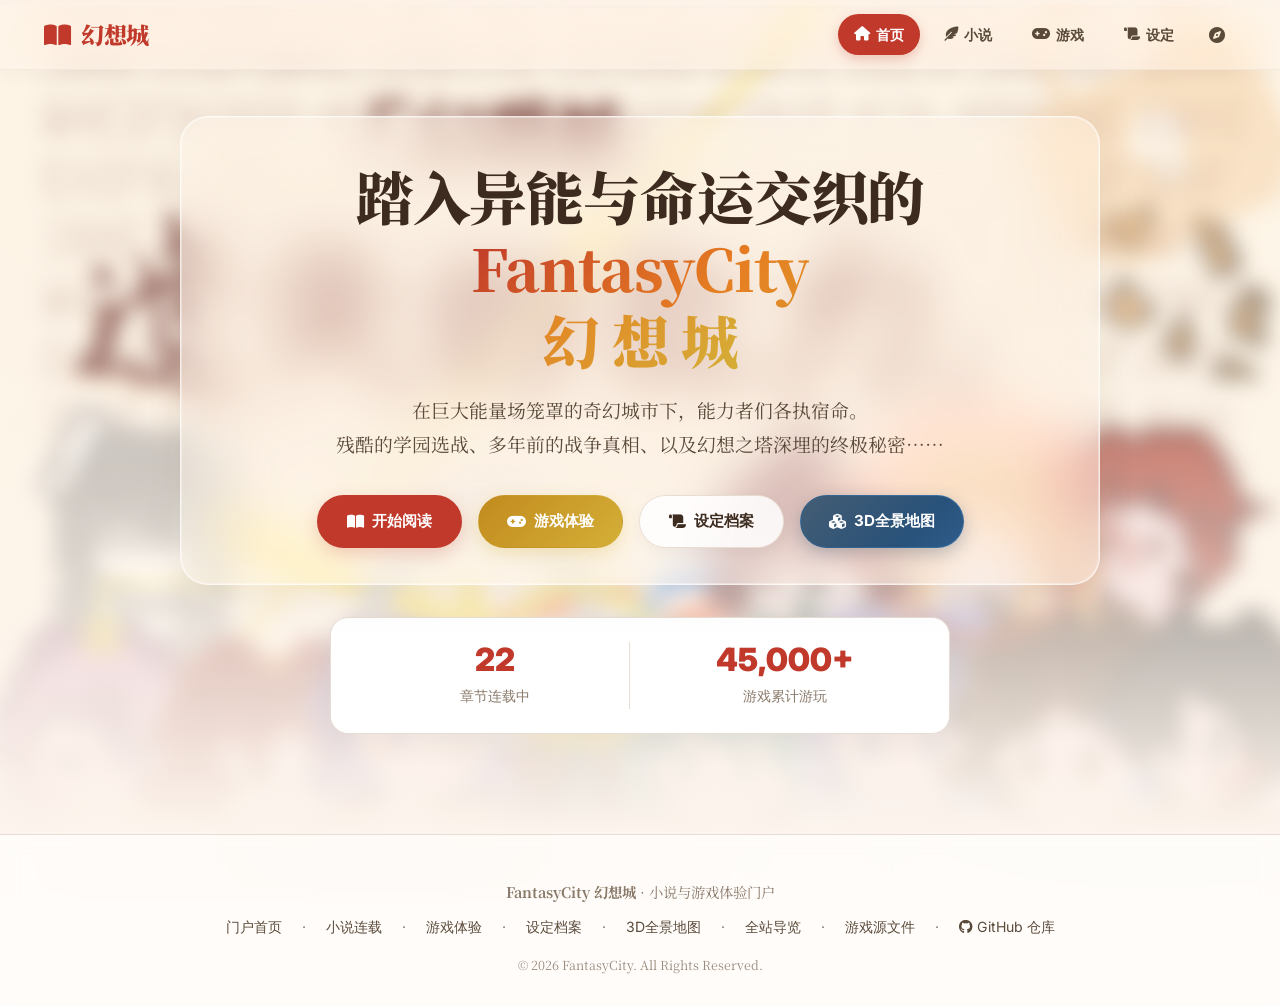
<file: index.html>
<!DOCTYPE html>
<html lang="zh-CN">
<head>
    <meta charset="UTF-8" />
    <meta name="viewport" content="width=device-width, initial-scale=1.0" />
    <title>幻想城 · 奇幻的异能世界</title>
    <!-- Google Fonts -->
    <link rel="preconnect" href="https://fonts.googleapis.com" />
    <link rel="preconnect" href="https://fonts.gstatic.com" crossorigin />
    <link href="https://fonts.googleapis.com/css2?family=Noto+Serif+SC:wght@400;600;700;900&family=Inter:opsz,wght@14..32,400;14..32,600;14..32,700;14..32,800&display=swap" rel="stylesheet" />
    <!-- Font Awesome -->
    <link rel="stylesheet" href="https://cdnjs.cloudflare.com/ajax/libs/font-awesome/6.4.0/css/all.min.css" />
    <!-- 本地与线上小说数据源 -->
    <script src="data/chapters.js"></script>
    <!-- 统一页眉页脚样式与脚本 -->
    <link rel="stylesheet" href="resources/layout.css" />
    <script src="resources/layout.js"></script>
    <style>
        /* ---------- 全局变量与复古奇幻主题 ---------- */
        * {
            margin: 0;
            padding: 0;
            box-sizing: border-box;
        }
        :root {
            --bg-page: #FDF5ED;
            --bg-card: #FFFFFF;
            --bg-sidebar: #F8F0E8;
            --bg-dark: #1E1714;
            --text-primary: #3D2B1F;
            --text-secondary: #5A4A3A;
            --text-light: #8A7A6A;
            --accent: #C0392B;
            --accent-hover: #A93226;
            --accent-soft: rgba(192, 57, 43, 0.08);
            --gold: #D4AF37;
            --gold-soft: rgba(212, 175, 55, 0.15);
            --border-light: #E8DDD2;
            --shadow-soft: 0 10px 30px rgba(61, 43, 31, 0.06);
            --shadow-hover: 0 16px 45px rgba(61, 43, 31, 0.12);
            --radius: 18px;
            --radius-sm: 10px;
            --radius-pill: 40px;
            --transition: 0.28s cubic-bezier(0.4, 0, 0.2, 1);
            --font-serif: 'Noto Serif SC', 'Songti SC', 'SimSun', 'Georgia', serif;
            --font-sans: 'Inter', system-ui, -apple-system, sans-serif;
        }

        body {
            font-family: var(--font-serif);
            background-color: var(--bg-page);
            color: var(--text-primary);
            line-height: 1.75;
            min-height: 100vh;
            display: flex;
            flex-direction: column;
            background-image: 
                radial-gradient(circle at 10% 15%, rgba(240, 220, 205, 0.45) 0%, transparent 45%),
                radial-gradient(circle at 90% 40%, rgba(245, 230, 215, 0.5) 0%, transparent 50%),
                radial-gradient(circle at 30% 85%, rgba(248, 225, 208, 0.4) 0%, transparent 45%);
            background-attachment: fixed;
            overflow-x: hidden;
        }

        a {
            color: inherit;
            text-decoration: none;
        }

        .container {
            max-width: 1240px;
            margin: 0 auto;
            padding: 0 24px;
            width: 100%;
        }

        /* ---------- 导航栏 ---------- */
        .navbar {
            background: rgba(253, 245, 237, 0.55);
            border-bottom: 1px solid rgba(232, 221, 210, 0.48);
            padding: 14px 0;
            position: sticky;
            top: 0;
            z-index: 100;
            backdrop-filter: blur(16px) saturate(160%);
            -webkit-backdrop-filter: blur(16px) saturate(160%);
            box-shadow: 0 4px 20px rgba(61, 43, 31, 0.04);
            transition: background 0.3s ease, border-color 0.3s ease, box-shadow 0.3s ease;
        }
        .navbar .container {
            display: flex;
            align-items: center;
            justify-content: space-between;
            flex-wrap: wrap;
            gap: 12px;
        }
        .nav-brand {
            font-size: 1.45rem;
            font-weight: 900;
            display: flex;
            align-items: center;
            gap: 10px;
            color: var(--accent);
            letter-spacing: -0.01em;
            transition: var(--transition);
        }
        .nav-brand:hover {
            opacity: 0.9;
            transform: translateY(-1px);
        }
        .nav-brand i {
            font-size: 1.5rem;
            color: var(--accent);
        }
        .nav-brand span.subtitle {
            font-size: 0.82rem;
            font-family: var(--font-sans);
            color: var(--text-light);
            font-weight: 500;
            margin-left: 4px;
            padding-left: 10px;
            border-left: 1px solid var(--border-light);
        }
        .nav-links {
            display: flex;
            gap: 8px;
            align-items: center;
        }
        .nav-links a {
            padding: 8px 16px;
            border-radius: var(--radius-pill);
            font-family: var(--font-sans);
            font-weight: 600;
            font-size: 0.9rem;
            transition: var(--transition);
            background: transparent;
            color: var(--text-secondary);
            display: inline-flex;
            align-items: center;
            justify-content: center;
            gap: 6px;
        }
        .nav-links a.icon-only {
            padding: 8px;
            width: 38px;
            height: 38px;
            border-radius: 50%;
            gap: 0;
            font-size: 1rem;
        }
        .nav-links a:hover,
        .nav-links a.active {
            background: var(--accent);
            color: #fff;
            box-shadow: 0 4px 12px rgba(192, 57, 43, 0.25);
        }

        /* ---------- 按钮规范 ---------- */
        .btn {
            display: inline-flex;
            align-items: center;
            justify-content: center;
            gap: 8px;
            padding: 12px 28px;
            min-width: 145px;
            border-radius: var(--radius-pill);
            font-family: var(--font-sans);
            font-weight: 700;
            font-size: 0.95rem;
            border: 1.5px solid transparent;
            cursor: pointer;
            transition: var(--transition);
            background: var(--accent);
            color: #fff;
            box-shadow: 0 6px 18px rgba(192, 57, 43, 0.22);
            text-decoration: none;
        }
        .btn:hover {
            background: var(--accent-hover);
            transform: translateY(-2px);
            box-shadow: 0 10px 24px rgba(192, 57, 43, 0.32);
            color: #fff;
        }
        .btn-gold {
            background: linear-gradient(135deg, #C28B1E, #D4AF37);
            color: #fff;
            border-color: transparent;
            box-shadow: 0 6px 18px rgba(212, 175, 55, 0.28);
        }
        .btn-gold:hover {
            background: linear-gradient(135deg, #A87413, #C49F27);
            color: #fff;
            transform: translateY(-2px);
            box-shadow: 0 10px 24px rgba(212, 175, 55, 0.38);
        }
        .btn-outline {
            background: rgba(255, 255, 255, 0.85);
            color: var(--text-primary);
            border-color: var(--border-light);
            box-shadow: 0 4px 14px rgba(61, 43, 31, 0.05);
        }
        .btn-outline:hover {
            background: #fff;
            border-color: var(--accent);
            color: var(--accent);
            transform: translateY(-2px);
            box-shadow: 0 8px 20px rgba(192, 57, 43, 0.15);
        }
        .btn-map {
            background: linear-gradient(135deg, #1C3B57, #2E5C8A);
            color: #fff;
            border-color: rgba(90, 160, 220, 0.35);
            box-shadow: 0 6px 18px rgba(30, 60, 95, 0.28);
            position: relative;
            overflow: hidden;
        }
        .btn-map::after {
            content: "";
            position: absolute;
            top: 0; left: 0; right: 0; bottom: 0;
            background: linear-gradient(135deg, rgba(255,255,255,0.18), transparent 70%);
            pointer-events: none;
        }
        .btn-map:hover {
            background: linear-gradient(135deg, #244C70, #3B72A8);
            color: #fff;
            transform: translateY(-2px);
            box-shadow: 0 10px 24px rgba(30, 60, 95, 0.4);
            border-color: rgba(140, 200, 255, 0.6);
        }

        /* ---------- 主视觉 Hero 区域 ---------- */
        .hero-section {
            margin-top: -64px; /* 关键：使背景层向上穿透延伸至页眉正下方 */
            padding: 110px 0 50px;
            flex: 1;
            display: flex;
            align-items: center;
            justify-content: center;
            text-align: center;
            position: relative;
            overflow: hidden;
            background: transparent;
        }
        .hero-bg-layer {
            position: absolute;
            top: 0;
            left: 0;
            width: 100%;
            height: 100%;
            z-index: 0;
            overflow: hidden;
            pointer-events: none;
        }
        .hero-bg-img {
            width: 100%;
            height: 100%;
            object-fit: cover;
            object-position: center 20%;
            opacity: 0.75;
            filter: blur(10px);
            transform: scale(1.08);
            display: block;
        }
        .hero-bg-mask {
            position: absolute;
            top: 0;
            left: 0;
            width: 100%;
            height: 100%;
            background: linear-gradient(180deg, rgba(253, 245, 237, 0.0) 0%, rgba(253, 245, 237, 0.2) 45%, #FDF5ED 100%);
        }
        .hero-content-container {
            position: relative;
            z-index: 1;
        }
        .hero-card-mask {
            background: rgba(253, 245, 237, 0.45);
            backdrop-filter: blur(24px) saturate(140%);
            -webkit-backdrop-filter: blur(24px) saturate(140%);
            border: 1px solid rgba(255, 255, 255, 0.65);
            border-radius: 28px;
            padding: 42px 36px 36px;
            max-width: 920px;
            margin: 0 auto 32px;
            box-shadow: 0 16px 40px rgba(61, 43, 31, 0.06), inset 0 0 0 1px rgba(255, 255, 255, 0.35);
        }
        .hero-title {
            font-size: 3.4rem;
            font-weight: 900;
            line-height: 1.25;
            color: var(--text-primary);
            margin-bottom: 16px;
            letter-spacing: -0.02em;
        }
        .hero-subtitle {
            font-size: 1.15rem;
            color: var(--text-secondary);
            max-width: 720px;
            margin: 0 auto 30px;
            line-height: 1.8;
        }
        .hero-badge {
            display: inline-flex;
            align-items: center;
            gap: 8px;
            background: rgba(192, 57, 43, 0.08);
            color: var(--accent);
            padding: 6px 18px;
            border-radius: 30px;
            font-family: var(--font-sans);
            font-size: 0.88rem;
            font-weight: 700;
            margin-bottom: 20px;
            border: 1px solid rgba(192, 57, 43, 0.18);
        }
        .hero-title {
            font-size: 3.6rem;
            font-weight: 900;
            line-height: 1.25;
            color: var(--text-primary);
            margin-bottom: 18px;
            letter-spacing: -0.02em;
        }
        .hero-title span.glow-text {
            background: linear-gradient(135deg, var(--accent), #e67e22, #D4AF37);
            -webkit-background-clip: text;
            -webkit-text-fill-color: transparent;
        }
        .hero-subtitle {
            font-size: 1.18rem;
            color: var(--text-secondary);
            max-width: 720px;
            margin: 0 auto 34px;
            line-height: 1.8;
        }
        .hero-actions {
            display: flex;
            justify-content: center;
            flex-wrap: wrap;
            gap: 16px;
            margin-bottom: 45px;
        }

        /* 统计数据横条 */
        .stats-strip {
            display: grid;
            grid-template-columns: repeat(2, 1fr);
            gap: 20px;
            background: var(--bg-card);
            border: 1px solid var(--border-light);
            border-radius: var(--radius);
            padding: 24px 30px;
            box-shadow: var(--shadow-soft);
            max-width: 620px;
            margin: 0 auto 50px;
        }
        .stat-item {
            text-align: center;
            border-right: 1px solid var(--border-light);
        }
        .stat-item:last-child {
            border-right: none;
        }
        .stat-number {
            font-size: 2rem;
            font-weight: 900;
            color: var(--accent);
            font-family: var(--font-sans);
            display: block;
            line-height: 1.1;
            margin-bottom: 4px;
        }
        .stat-label {
            font-size: 0.85rem;
            color: var(--text-light);
            font-family: var(--font-sans);
            font-weight: 500;
        }

        /* ---------- 区域通用标题 ---------- */
        .section-header {
            text-align: center;
            margin-bottom: 40px;
        }
        .section-header .section-tag {
            font-family: var(--font-sans);
            color: var(--accent);
            font-size: 0.82rem;
            font-weight: 700;
            letter-spacing: 0.1em;
            text-transform: uppercase;
            margin-bottom: 8px;
            display: block;
        }
        .section-header h2 {
            font-size: 2.3rem;
            font-weight: 800;
            color: var(--text-primary);
            margin-bottom: 10px;
        }
        .section-header p {
            color: var(--text-secondary);
            font-size: 1.02rem;
            max-width: 600px;
            margin: 0 auto;
        }

        /* ---------- 精致游戏体验框 (Mini Showcase Box) ---------- */
        .home-game-banner {
            background: linear-gradient(135deg, #1C1513, #2A1F1B);
            border-radius: 24px;
            border: 1px solid #3D2D26;
            color: #fff;
            padding: 40px;
            box-shadow: 0 20px 60px rgba(42, 31, 27, 0.25);
            display: grid;
            grid-template-columns: 1fr 1.15fr;
            gap: 40px;
            align-items: center;
            margin-bottom: 80px;
        }
        .game-banner-info h3 {
            font-size: 2rem;
            font-weight: 900;
            margin-bottom: 14px;
            background: linear-gradient(90deg, #FFFFFF, #EAD7C5, #D4AF37);
            -webkit-background-clip: text;
            -webkit-text-fill-color: transparent;
        }
        .game-banner-info p {
            color: #C2B3A7;
            font-size: 0.98rem;
            line-height: 1.75;
            margin-bottom: 24px;
        }
        .game-banner-features {
            list-style: none;
            display: flex;
            flex-direction: column;
            gap: 12px;
            margin-bottom: 30px;
            font-family: var(--font-sans);
            font-size: 0.9rem;
            color: #E2D5CA;
        }
        .game-banner-features li {
            display: flex;
            align-items: center;
            gap: 10px;
        }
        .game-banner-features li i {
            color: var(--gold);
        }

        /* 游戏微型展示框部件 */
        .mini-game-box {
            background: #100C0A;
            border: 1px solid #3C2E26;
            border-radius: 16px;
            overflow: hidden;
            box-shadow: 0 16px 40px rgba(0,0,0,0.5);
            display: flex;
            flex-direction: column;
        }
        .mini-box-header {
            background: #1F1714;
            padding: 10px 16px;
            display: flex;
            justify-content: space-between;
            align-items: center;
            border-bottom: 1px solid #33251E;
            font-family: var(--font-sans);
            font-size: 0.78rem;
            color: #B5A599;
        }
        .mini-box-viewport {
            position: relative;
            aspect-ratio: 16 / 10;
            background: #000;
            display: flex;
            align-items: center;
            justify-content: center;
            overflow: hidden;
        }
        .mini-box-poster {
            position: absolute;
            inset: 0;
            background: radial-gradient(circle at center, #2F171A 0%, #100A0B 100%);
            display: flex;
            flex-direction: column;
            align-items: center;
            justify-content: center;
            text-align: center;
            padding: 20px;
            z-index: 2;
            transition: opacity 0.4s ease;
        }
        .mini-box-poster .poster-btn {
            background: linear-gradient(135deg, var(--accent), #E67E22);
            color: #fff;
            border: none;
            padding: 12px 28px;
            border-radius: 30px;
            font-weight: 700;
            font-family: var(--font-sans);
            cursor: pointer;
            display: inline-flex;
            align-items: center;
            gap: 8px;
            box-shadow: 0 6px 20px rgba(192, 57, 43, 0.4);
            transition: var(--transition);
        }
        .mini-box-poster .poster-btn:hover {
            transform: scale(1.06);
            background: linear-gradient(135deg, var(--accent-hover), #F39C12);
        }
        .mini-box-iframe {
            width: 100%;
            height: 100%;
            border: none;
            display: none;
        }

        /* ---------- 世界观图文模块 ---------- */
        .lore-grid {
            display: grid;
            grid-template-columns: repeat(auto-fit, minmax(270px, 1fr));
            gap: 26px;
            margin-bottom: 80px;
        }
        .lore-card {
            background: var(--bg-card);
            border-radius: var(--radius);
            border: 1px solid var(--border-light);
            padding: 30px 26px;
            box-shadow: var(--shadow-soft);
            transition: var(--transition);
            display: flex;
            flex-direction: column;
            position: relative;
            overflow: hidden;
        }
        .lore-card:hover {
            transform: translateY(-6px);
            box-shadow: var(--shadow-hover);
            border-color: #DCCEC1;
        }
        .lore-card::before {
            content: "";
            position: absolute;
            top: 0;
            left: 0;
            right: 0;
            height: 4px;
            background: linear-gradient(90deg, var(--accent), var(--gold));
            opacity: 0;
            transition: var(--transition);
        }
        .lore-card:hover::before {
            opacity: 1;
        }
        .lore-icon-wrap {
            width: 58px;
            height: 58px;
            border-radius: 14px;
            background: var(--accent-soft);
            color: var(--accent);
            display: flex;
            align-items: center;
            justify-content: center;
            font-size: 1.6rem;
            margin-bottom: 20px;
            transition: var(--transition);
        }
        .lore-card:hover .lore-icon-wrap {
            background: var(--accent);
            color: #fff;
            transform: scale(1.05);
        }
        .lore-card h3 {
            font-size: 1.28rem;
            font-weight: 700;
            margin-bottom: 10px;
            color: var(--text-primary);
        }
        .lore-card p {
            color: var(--text-secondary);
            font-size: 0.94rem;
            line-height: 1.7;
            flex: 1;
        }

        /* ---------- 角色图鉴档案卡片 ---------- */
        .character-grid {
            display: grid;
            grid-template-columns: repeat(auto-fill, minmax(250px, 1fr));
            gap: 20px;
            margin-bottom: 80px;
        }
        .char-card {
            background: var(--bg-card);
            border: 1px solid var(--border-light);
            border-radius: var(--radius);
            padding: 20px;
            box-shadow: var(--shadow-soft);
            transition: var(--transition);
            display: flex;
            flex-direction: column;
            position: relative;
            overflow: hidden;
        }
        .char-card:hover {
            transform: translateY(-5px);
            box-shadow: var(--shadow-hover);
            border-color: #DCCEC1;
        }
        .char-type-badge {
            position: absolute;
            top: 12px;
            right: 12px;
            font-family: var(--font-sans);
            font-size: 0.72rem;
            font-weight: 700;
            padding: 2px 8px;
            border-radius: 10px;
            line-height: 1.3;
        }
        /* 各系别小颜色标 */
        .type-special     { background: #F3E8FF; color: #7E22CE; border: 1px solid #E9D5FF; }
        .type-impact      { background: #FFE4E6; color: #BE123C; border: 1px solid #FECDD3; }
        .type-subspace    { background: #FFEDD5; color: #C2410C; border: 1px solid #FED7AA; }
        .type-spatial     { background: #E0F2FE; color: #0369A1; border: 1px solid #BAE6FD; }
        .type-temporal    { background: #FEF3C7; color: #B45309; border: 1px solid #FDE68A; }
        .type-psychic     { background: #FCE7F3; color: #BE185D; border: 1px solid #FBCFE8; }
        .type-matter      { background: #DCFCE7; color: #15803D; border: 1px solid #BBF7D0; }
        .type-electromag  { background: #FEF9C3; color: #A16207; border: 1px solid #FEF08A; }
        .type-telekinesis { background: #E0E7FF; color: #4338CA; border: 1px solid #C7D2FE; }

        .char-header {
            display: flex;
            align-items: center;
            gap: 12px;
            margin-bottom: 8px;
            padding-right: 65px;
        }
        .char-avatar-badge {
            width: 48px;
            height: 48px;
            border-radius: 12px;
            background: linear-gradient(135deg, #F5EAE0, #EADBCF);
            border: 1.5px solid #D6C2B0;
            display: flex;
            align-items: center;
            justify-content: center;
            font-size: 1.25rem;
            color: var(--accent);
            font-weight: 900;
            flex-shrink: 0;
            position: relative;
            overflow: hidden;
        }
        .char-avatar-img {
            width: 100%;
            height: 100%;
            object-fit: cover;
            position: absolute;
            inset: 0;
            border-radius: inherit;
        }
        .char-avatar-fallback {
            display: flex;
            align-items: center;
            justify-content: center;
            width: 100%;
            height: 100%;
        }
        .char-names h4 {
            font-size: 1.12rem;
            font-weight: 800;
            color: var(--text-primary);
            margin-bottom: 2px;
            line-height: 1.2;
        }
        .char-names .char-ability-title {
            font-family: var(--font-sans);
            font-size: 0.8rem;
            color: var(--text-light);
            font-weight: 500;
        }
        .char-desc {
            color: var(--text-secondary);
            font-size: 0.85rem;
            line-height: 1.6;
            margin-top: 8px;
            padding-top: 8px;
            border-top: 1px dashed rgba(232, 221, 210, 0.7);
        }

        /* ---------- 最新章节精选预览 ---------- */
        .chapters-preview-container {
            background: var(--bg-card);
            border: 1px solid var(--border-light);
            border-radius: 22px;
            padding: 36px 32px;
            box-shadow: var(--shadow-soft);
            margin-bottom: 80px;
        }
        .chapters-preview-header {
            display: flex;
            justify-content: space-between;
            align-items: center;
            margin-bottom: 24px;
            flex-wrap: wrap;
            gap: 12px;
        }
        .chapters-preview-header h3 {
            font-size: 1.5rem;
            font-weight: 800;
            display: flex;
            align-items: center;
            gap: 10px;
        }
        .chapters-preview-header h3 i {
            color: var(--accent);
        }
        .chapter-cards-list {
            display: grid;
            grid-template-columns: repeat(auto-fill, minmax(260px, 1fr));
            gap: 18px;
        }
        .chapter-card-link {
            background: var(--bg-sidebar);
            border: 1px solid var(--border-light);
            border-radius: var(--radius-sm);
            padding: 16px 18px;
            transition: var(--transition);
            display: flex;
            flex-direction: column;
            justify-content: space-between;
        }
        .chapter-card-link:hover {
            background: #fff;
            border-color: var(--accent);
            transform: translateY(-3px);
            box-shadow: 0 8px 20px rgba(192, 57, 43, 0.1);
        }
        .ch-card-top {
            display: flex;
            justify-content: space-between;
            align-items: center;
            font-family: var(--font-sans);
            font-size: 0.78rem;
            color: var(--text-light);
            margin-bottom: 8px;
        }
        .ch-card-num {
            background: var(--accent);
            color: #fff;
            padding: 2px 8px;
            border-radius: 10px;
            font-weight: 700;
        }
        .ch-card-title {
            font-size: 1.05rem;
            font-weight: 700;
            color: var(--text-primary);
            margin-bottom: 6px;
        }
        .ch-card-bottom {
            display: flex;
            justify-content: space-between;
            align-items: center;
            font-family: var(--font-sans);
            font-size: 0.76rem;
            color: var(--text-light);
            margin-top: 10px;
            padding-top: 8px;
            border-top: 1px dashed var(--border-light);
        }

        /* ---------- 评论与互动说明横幅 ---------- */
        .giscus-feature-banner {
            background: linear-gradient(135deg, #FBF4EB, #F2E3D5);
            border: 1px solid #E5D2C2;
            border-radius: var(--radius);
            padding: 36px 40px;
            display: flex;
            align-items: center;
            justify-content: space-between;
            flex-wrap: wrap;
            gap: 24px;
            margin-bottom: 80px;
        }
        .giscus-feature-content h3 {
            font-size: 1.4rem;
            font-weight: 800;
            margin-bottom: 8px;
            display: flex;
            align-items: center;
            gap: 10px;
        }
        .giscus-feature-content h3 i {
            color: var(--accent);
        }
        .giscus-feature-content p {
            color: var(--text-secondary);
            font-size: 0.95rem;
            max-width: 680px;
        }

        /* ---------- 页脚 ---------- */
        .footer {
            margin-top: auto;
            padding: 45px 0 30px;
            border-top: 1px solid var(--border-light);
            text-align: center;
            color: var(--text-light);
            font-size: 0.9rem;
            background: rgba(255, 255, 255, 0.7);
            backdrop-filter: blur(8px);
        }
        .footer .footer-links {
            margin: 12px 0 16px;
            display: flex;
            justify-content: center;
            gap: 20px;
            font-family: var(--font-sans);
            font-size: 0.88rem;
            flex-wrap: wrap;
        }
        .footer .footer-links a {
            color: var(--text-secondary);
            transition: var(--transition);
        }
        .footer .footer-links a:hover {
            color: var(--accent);
        }

        /* ---------- 响应式 ---------- */
        @media (max-width: 960px) {
            .hero-title { font-size: 2.8rem; }
            .home-game-banner { grid-template-columns: 1fr; }
            .stats-strip { grid-template-columns: repeat(2, 1fr); gap: 16px; }
            .stat-item:nth-child(2) { border-right: none; }
        }
        @media (max-width: 600px) {
            .navbar .container {
                flex-direction: row;
                justify-content: space-between;
            }
            .hero-card-mask {
                padding: 28px 18px 24px;
                border-radius: 20px;
            }
            .hero-title { font-size: 2.1rem; }
            .hero-subtitle { font-size: 1rem; }
            .stats-strip { grid-template-columns: 1fr; }
            .stat-item { border-right: none; border-bottom: 1px solid var(--border-light); padding-bottom: 12px; }
            .stat-item:last-child { border-bottom: none; }
            .home-game-banner { padding: 24px 18px; }
            .chapters-preview-container { padding: 24px 16px; }
            .giscus-feature-banner { padding: 24px 18px; }
        }
    </style>
</head>
<body>

    <!-- ===== 页眉 (由 resources/layout.js 统一从 resources/header.html 载入) ===== -->
    <div id="site-header"></div>

    <!-- ===== 主视觉 Hero ===== -->
    <header class="hero-section">
        <!-- 随机动态半透明高斯模糊背景蒙版 (跟随首屏滚动) -->
        <div class="hero-bg-layer" aria-hidden="true">
            <img id="heroRandomBg" class="hero-bg-img" src="data/img/FCL1.png" alt="" />
            <div class="hero-bg-mask"></div>
            <script>
                (function() {
                    var bgs = ['data/img/FCL1.png', 'data/img/FCL2.png'];
                    var chosen = bgs[Math.floor(Math.random() * bgs.length)];
                    var el = document.getElementById('heroRandomBg');
                    if (el) el.src = chosen;
                })();
            </script>
        </div>
        <div class="container hero-content-container">
            <div class="hero-card-mask">
                <h1 class="hero-title">
                    踏入异能与命运交织的 <br><span class="glow-text">FantasyCity<br>幻 想 城</span>
                </h1>
                <p class="hero-subtitle">
                    在巨大能量场笼罩的奇幻城市下，能力者们各执宿命。<br>
                    残酷的学园选战、多年前的战争真相、以及幻想之塔深埋的终极秘密……
                </p>
                <div class="hero-actions" style="margin-bottom: 0;">
                    <a href="novel.html?chapter=0" class="btn">
                        <i class="fas fa-book-open"></i> 开始阅读
                    </a>
                    <a href="games.html" class="btn btn-gold">
                        <i class="fas fa-gamepad"></i> 游戏体验
                    </a>
                    <a href="lore.html" class="btn btn-outline">
                        <i class="fas fa-scroll"></i> 设定档案
                    </a>
                    <a href="map.html" class="btn btn-map">
                        <i class="fas fa-cubes"></i> 3D全景地图
                    </a>
                </div>
            </div>

            <!-- 数据概览统计横条 -->
            <div class="stats-strip">
                <div class="stat-item">
                    <span class="stat-number" id="homeTotalChapters">17</span>
                    <span class="stat-label">章节连载中</span>
                </div>
                <div class="stat-item">
                    <span class="stat-number" id="homeTotalGamePlays">45,000+</span>
                    <span class="stat-label">游戏累计游玩</span>
                </div>
            </div>
        </div>
    </header>

    <!-- ===== 页脚 (由 resources/layout.js 统一从 resources/footer.html 载入) ===== -->
    <div id="site-footer"></div>

    <script>
        // 随机设置首屏半透明高斯模糊背景
        (function setRandomHeroBg() {
            const bgImages = ['data/img/FCL1.png', 'data/img/FCL2.png'];
            const randomImg = bgImages[Math.floor(Math.random() * bgImages.length)];
            const heroBgEl = document.getElementById('heroRandomBg');
            if (heroBgEl) {
                heroBgEl.src = randomImg;
            }
        })();

        // 首页数据动态统计渲染
        async function initHomePage() {
            let chapters = [];
            try {
                if (window.location.protocol !== 'file:') {
                    const res = await fetch('data/chapters.json');
                    if (res.ok) {
                        chapters = await res.json();
                    }
                }
            } catch (e) {
                console.warn('Fetch fallback in home:', e);
            }

            if ((!chapters || chapters.length === 0) && typeof window.FANTASY_CITY_CHAPTERS !== 'undefined') {
                chapters = window.FANTASY_CITY_CHAPTERS;
            }

            if (chapters && chapters.length > 0) {
                const totalChaptersEl = document.getElementById('homeTotalChapters');
                if (totalChaptersEl) {
                    totalChaptersEl.textContent = `${chapters.length}`;
                }
            }

            const gamePlaysEl = document.getElementById('homeTotalGamePlays');
            if (gamePlaysEl) {
                const gamePlays = localStorage.getItem('fc_game_play_count') || '45,000+';
                gamePlaysEl.textContent = gamePlays;
            }
        }

        if (document.readyState === 'loading') {
            document.addEventListener('DOMContentLoaded', initHomePage);
        } else {
            initHomePage();
        }
    </script>
</body>
</html>
</file>
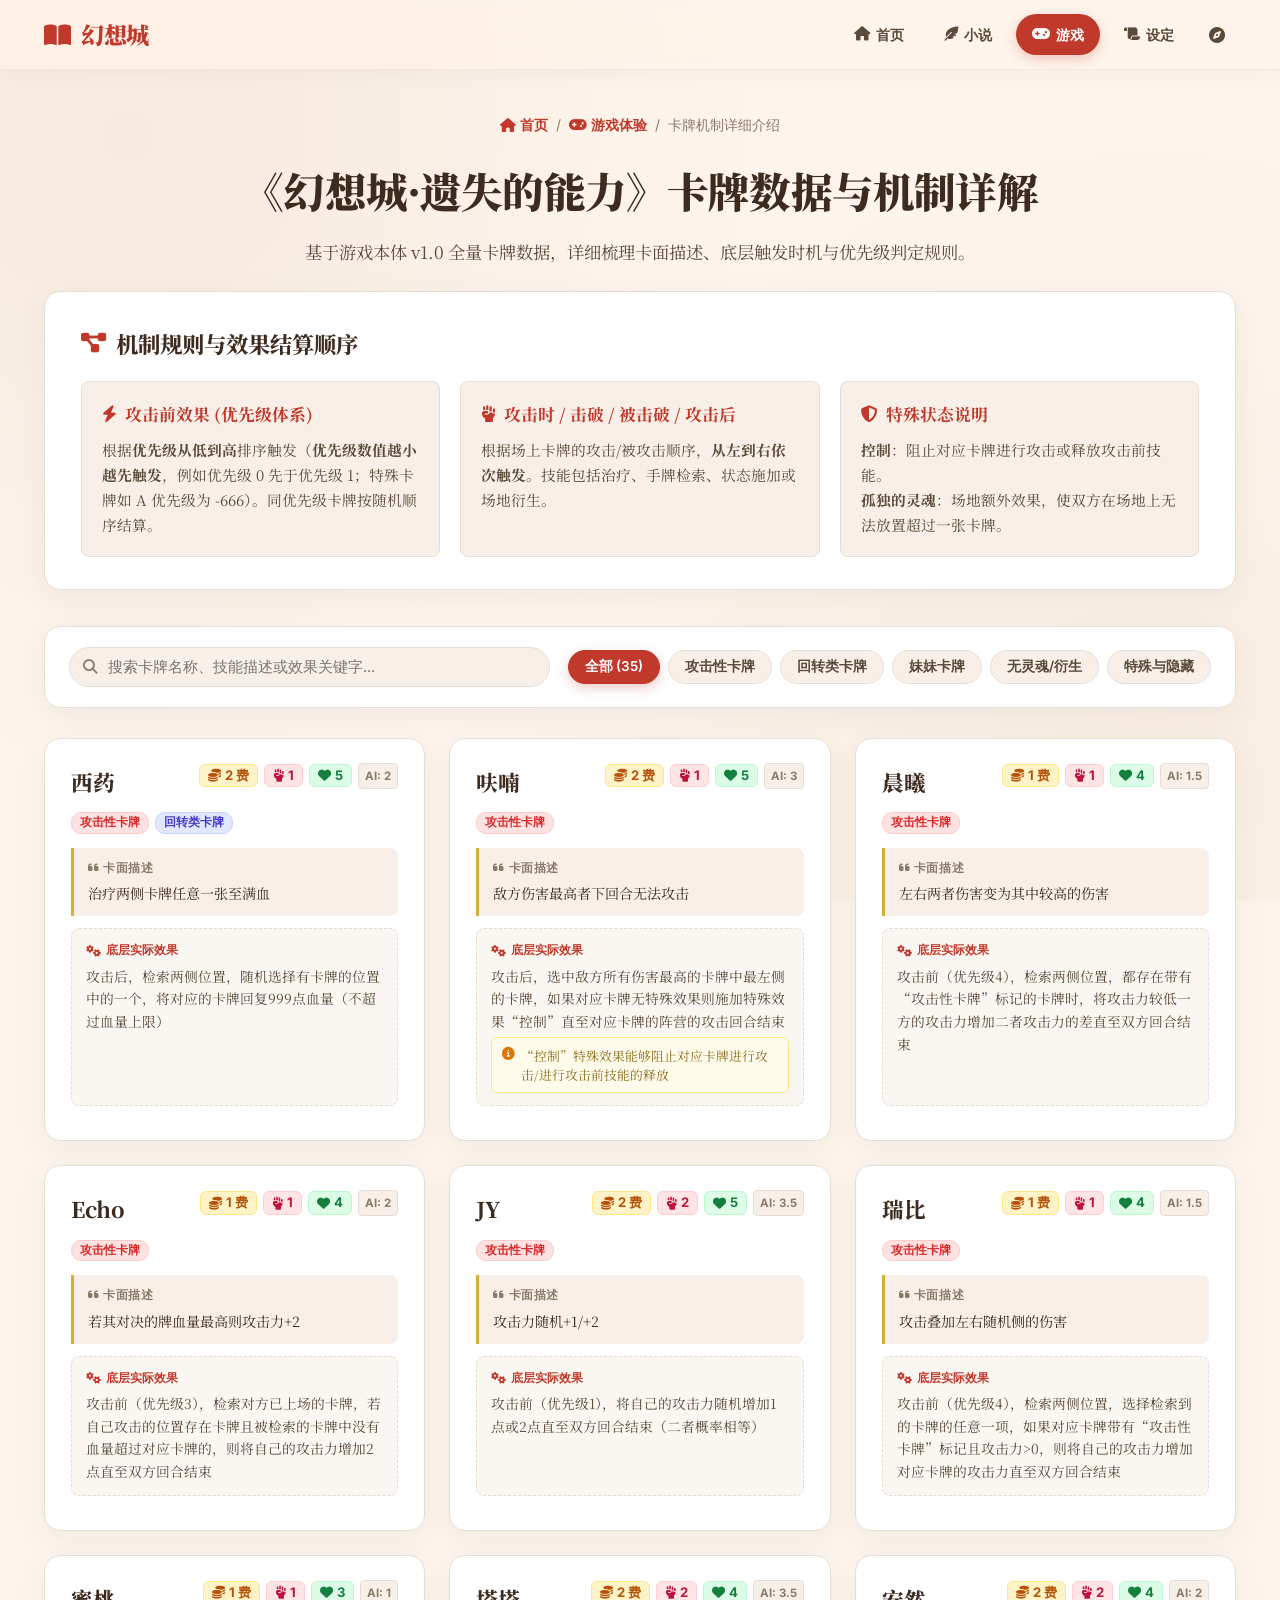
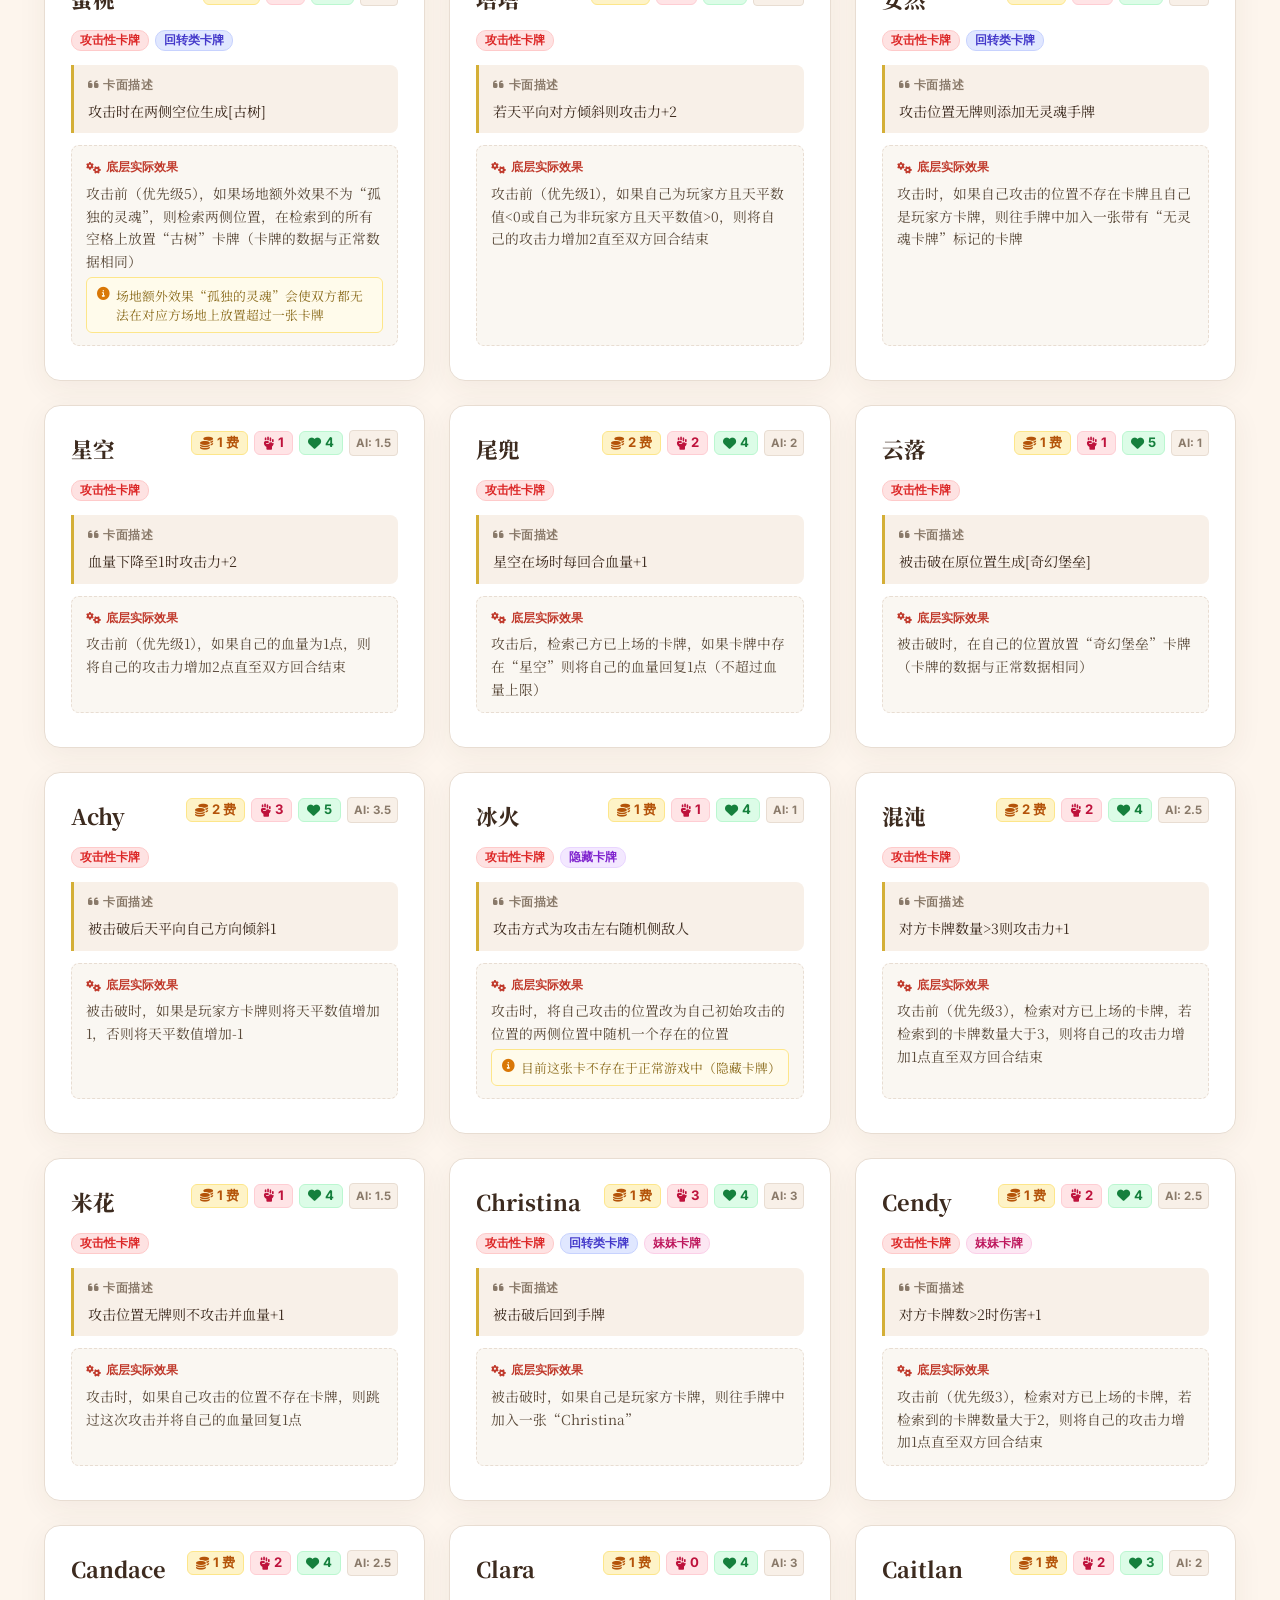
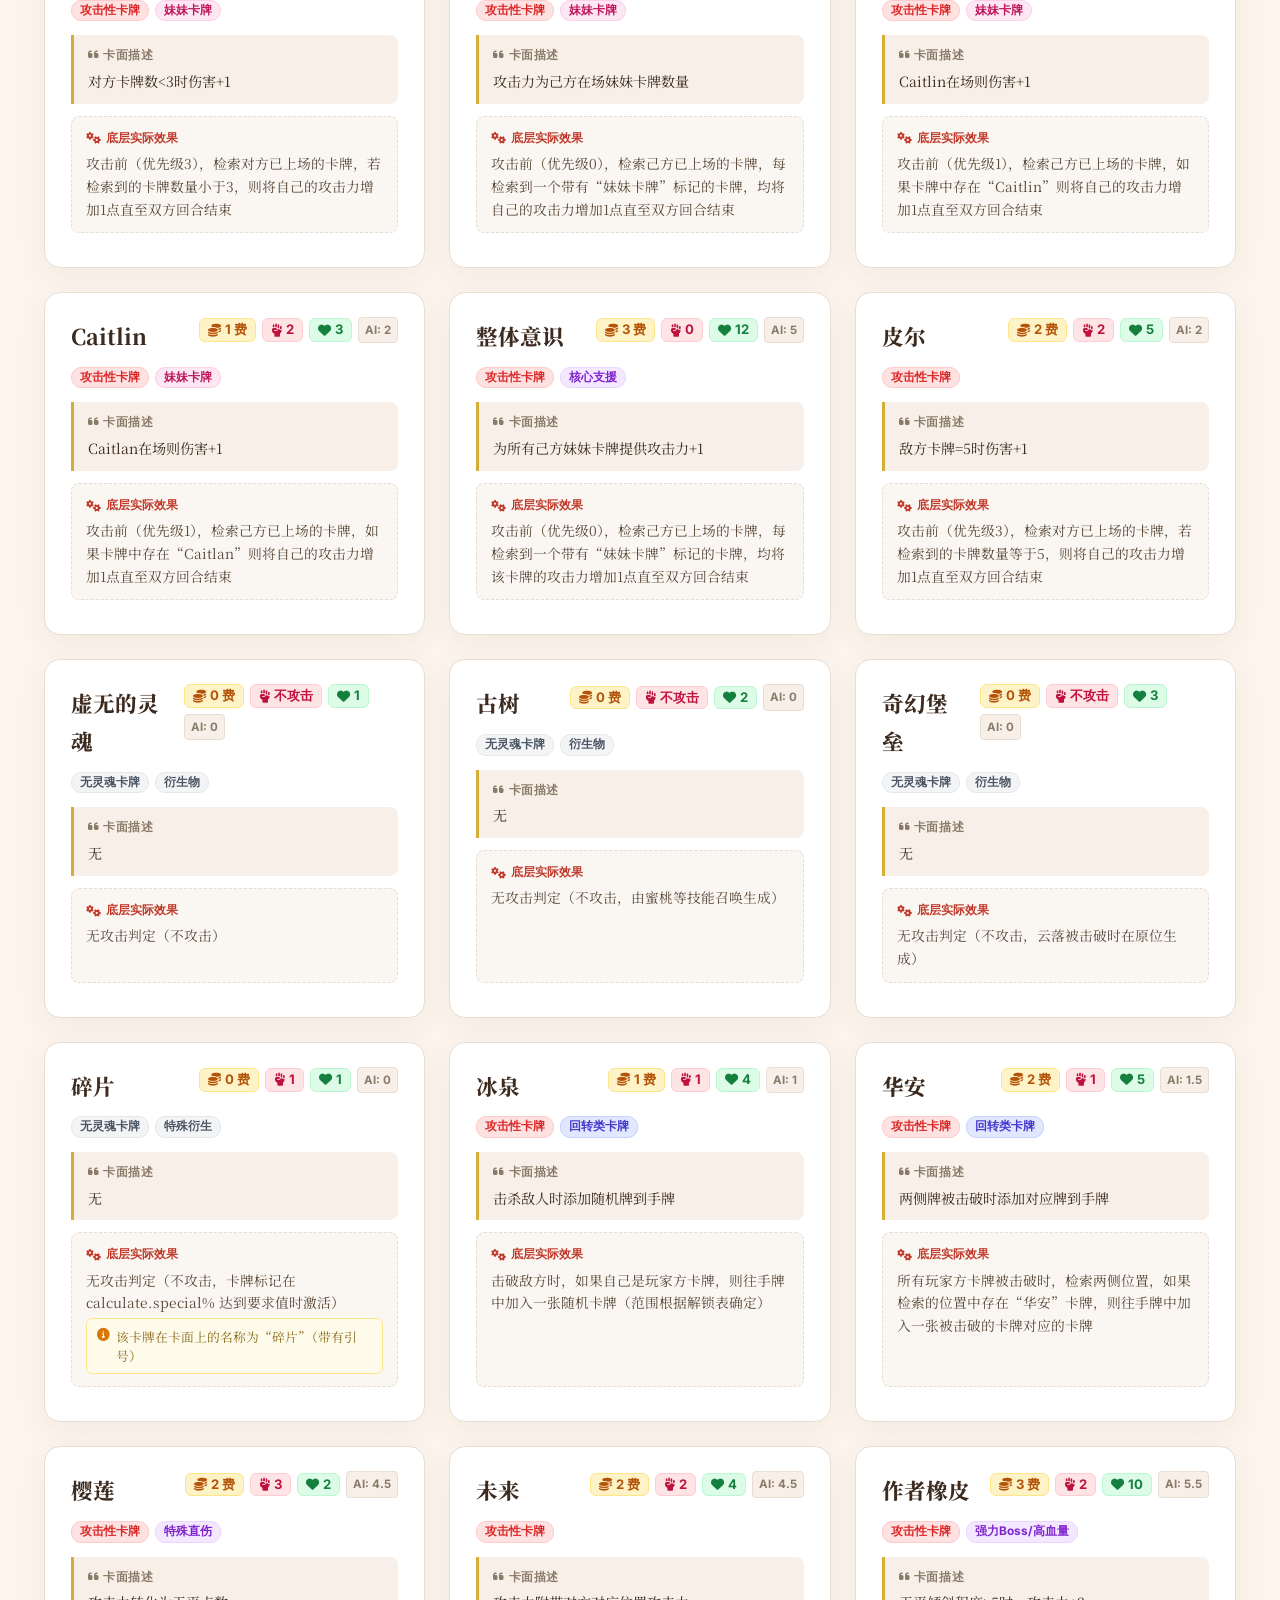
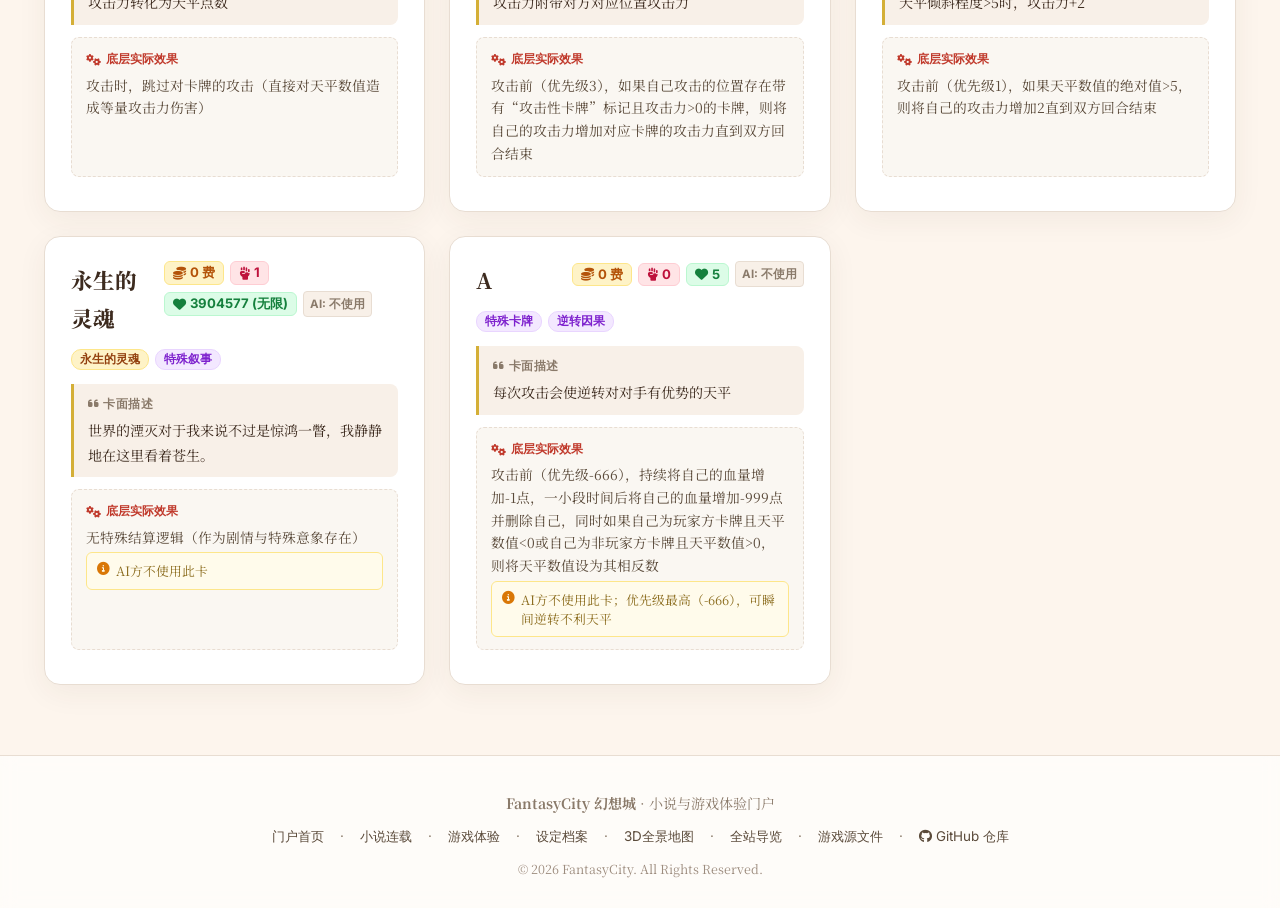
<file: cards.html>
<!DOCTYPE html>
<html lang="zh-CN">
<head>
    <meta charset="UTF-8" />
    <meta name="viewport" content="width=device-width, initial-scale=1.0" />
    <title>卡牌机制与数据详解 · 幻想城·遗失的能力</title>
    <!-- Google Fonts -->
    <link rel="preconnect" href="https://fonts.googleapis.com" />
    <link rel="preconnect" href="https://fonts.gstatic.com" crossorigin />
    <link href="https://fonts.googleapis.com/css2?family=Noto+Serif+SC:wght@400;600;700;900&family=Inter:opsz,wght@14..32,400;14..32,600;14..32,700;14..32,800&display=swap" rel="stylesheet" />
    <!-- Font Awesome -->
    <link rel="stylesheet" href="https://cdnjs.cloudflare.com/ajax/libs/font-awesome/6.4.0/css/all.min.css" />
    <!-- 统一页眉页脚样式与脚本 -->
    <link rel="stylesheet" href="resources/layout.css" />
    <script src="resources/layout.js"></script>
    <style>
        * {
            margin: 0;
            padding: 0;
            box-sizing: border-box;
        }
        :root {
            --bg-page: #FDF5ED;
            --bg-card: #FFFFFF;
            --bg-sidebar: #F8F0E8;
            --bg-dark: #1A1412;
            --text-primary: #3D2B1F;
            --text-secondary: #5A4A3A;
            --text-light: #8A7A6A;
            --accent: #C0392B;
            --accent-hover: #A93226;
            --accent-soft: rgba(192, 57, 43, 0.08);
            --gold: #D4AF37;
            --gold-soft: rgba(212, 175, 55, 0.15);
            --border-light: #E8DDD2;
            --shadow-soft: 0 8px 30px rgba(61, 43, 31, 0.06);
            --shadow-hover: 0 16px 45px rgba(61, 43, 31, 0.12);
            --radius: 16px;
            --radius-sm: 8px;
            --radius-pill: 40px;
            --transition: 0.25s cubic-bezier(0.4, 0, 0.2, 1);
            --font-serif: 'Noto Serif SC', 'Songti SC', 'Georgia', serif;
            --font-sans: 'Inter', system-ui, -apple-system, sans-serif;
        }

        body {
            font-family: var(--font-serif);
            background-color: var(--bg-page);
            color: var(--text-primary);
            line-height: 1.75;
            min-height: 100vh;
            display: flex;
            flex-direction: column;
            background-image: 
                radial-gradient(circle at 10% 15%, rgba(240, 220, 205, 0.45) 0%, transparent 45%),
                radial-gradient(circle at 90% 85%, rgba(245, 230, 215, 0.5) 0%, transparent 45%);
            background-attachment: fixed;
        }

        a {
            color: inherit;
            text-decoration: none;
        }

        .container {
            max-width: 1240px;
            margin: 0 auto;
            padding: 0 24px;
            width: 100%;
        }

        /* 顶部面包屑与标题区 */
        .page-header {
            padding: 40px 0 24px;
            text-align: center;
        }
        .breadcrumbs {
            display: inline-flex;
            align-items: center;
            gap: 8px;
            font-family: var(--font-sans);
            font-size: 0.88rem;
            color: var(--text-light);
            margin-bottom: 16px;
        }
        .breadcrumbs a {
            color: var(--accent);
            font-weight: 600;
        }
        .breadcrumbs a:hover {
            text-decoration: underline;
        }
        .page-header h1 {
            font-size: 2.6rem;
            font-weight: 900;
            color: var(--text-primary);
            margin-bottom: 10px;
            letter-spacing: -0.02em;
        }
        .page-header p {
            color: var(--text-secondary);
            font-size: 1.08rem;
            max-width: 720px;
            margin: 0 auto;
        }

        /* 规则与机制总览面板 */
        .rules-panel {
            background: var(--bg-card);
            border: 1px solid var(--border-light);
            border-radius: var(--radius);
            padding: 32px 36px;
            box-shadow: var(--shadow-soft);
            margin-bottom: 36px;
        }
        .rules-title {
            font-size: 1.4rem;
            font-weight: 800;
            color: var(--text-primary);
            margin-bottom: 18px;
            display: flex;
            align-items: center;
            gap: 10px;
        }
        .rules-title i {
            color: var(--accent);
        }
        .rules-grid {
            display: grid;
            grid-template-columns: repeat(auto-fit, minmax(300px, 1fr));
            gap: 20px;
        }
        .rule-box {
            background: var(--bg-sidebar);
            border: 1px solid var(--border-light);
            border-radius: var(--radius-sm);
            padding: 18px 20px;
        }
        .rule-box h3 {
            font-size: 1.05rem;
            font-weight: 700;
            color: var(--accent);
            margin-bottom: 8px;
            display: flex;
            align-items: center;
            gap: 8px;
        }
        .rule-box p {
            font-size: 0.92rem;
            color: var(--text-secondary);
            line-height: 1.7;
        }

        /* 交互搜索与过滤栏 */
        .filter-toolbar {
            background: var(--bg-card);
            border: 1px solid var(--border-light);
            border-radius: var(--radius);
            padding: 20px 24px;
            box-shadow: var(--shadow-soft);
            margin-bottom: 30px;
            display: flex;
            flex-wrap: wrap;
            align-items: center;
            justify-content: space-between;
            gap: 18px;
            position: sticky;
            top: 76px;
            z-index: 50;
            backdrop-filter: blur(12px);
        }
        .search-wrap {
            flex: 1;
            min-width: 260px;
            position: relative;
        }
        .search-wrap i {
            position: absolute;
            left: 14px;
            top: 50%;
            transform: translateY(-50%);
            color: var(--text-light);
            font-size: 0.9rem;
        }
        .search-input {
            width: 100%;
            padding: 10px 14px 10px 38px;
            font-family: var(--font-sans);
            font-size: 0.92rem;
            border: 1.5px solid var(--border-light);
            border-radius: var(--radius-pill);
            background: var(--bg-sidebar);
            outline: none;
            transition: var(--transition);
            color: var(--text-primary);
        }
        .search-input:focus {
            border-color: var(--accent);
            background: #fff;
            box-shadow: 0 0 0 3px rgba(192, 57, 43, 0.12);
        }
        .filter-tabs {
            display: flex;
            flex-wrap: wrap;
            gap: 8px;
        }
        .filter-btn {
            background: var(--bg-sidebar);
            border: 1px solid var(--border-light);
            padding: 7px 16px;
            border-radius: var(--radius-pill);
            font-family: var(--font-sans);
            font-size: 0.85rem;
            font-weight: 600;
            color: var(--text-secondary);
            cursor: pointer;
            transition: var(--transition);
        }
        .filter-btn:hover {
            border-color: var(--accent);
            color: var(--accent);
        }
        .filter-btn.active {
            background: var(--accent);
            color: #fff;
            border-color: var(--accent);
            box-shadow: 0 4px 12px rgba(192, 57, 43, 0.25);
        }

        /* 卡牌列表网格 */
        .cards-container {
            display: grid;
            grid-template-columns: repeat(auto-fill, minmax(360px, 1fr));
            gap: 24px;
            margin-bottom: 70px;
        }
        .card-item {
            background: var(--bg-card);
            border: 1px solid var(--border-light);
            border-radius: var(--radius);
            padding: 24px 26px;
            box-shadow: var(--shadow-soft);
            transition: var(--transition);
            display: flex;
            flex-direction: column;
            position: relative;
            overflow: hidden;
        }
        .card-item:hover {
            transform: translateY(-4px);
            box-shadow: var(--shadow-hover);
            border-color: #DCCEC1;
        }
        .card-item-top {
            display: flex;
            align-items: flex-start;
            justify-content: space-between;
            margin-bottom: 12px;
            gap: 12px;
        }
        .card-name-wrap {
            display: flex;
            align-items: center;
            gap: 10px;
        }
        .card-title {
            font-size: 1.35rem;
            font-weight: 800;
            color: var(--text-primary);
        }
        .card-stats-badges {
            display: flex;
            align-items: center;
            gap: 6px;
            font-family: var(--font-sans);
            font-size: 0.82rem;
            font-weight: 700;
            flex-wrap: wrap;
        }
        .stat-chip {
            padding: 3px 8px;
            border-radius: 6px;
            display: inline-flex;
            align-items: center;
            gap: 4px;
            line-height: 1.2;
        }
        .chip-cost {
            background: #FEF3C7;
            color: #B45309;
            border: 1px solid #FDE68A;
        }
        .chip-atk {
            background: #FFE4E6;
            color: #BE123C;
            border: 1px solid #FECDD3;
        }
        .chip-hp {
            background: #DCFCE7;
            color: #15803D;
            border: 1px solid #BBF7D0;
        }
        .chip-ai-cost {
            font-size: 0.72rem;
            color: var(--text-light);
            background: var(--bg-sidebar);
            border: 1px solid var(--border-light);
            padding: 2px 6px;
            border-radius: 4px;
        }

        /* 标签栏 */
        .card-tags {
            display: flex;
            flex-wrap: wrap;
            gap: 6px;
            margin-bottom: 14px;
        }
        .tag-badge {
            font-family: var(--font-sans);
            font-size: 0.74rem;
            font-weight: 700;
            padding: 2px 8px;
            border-radius: 10px;
            line-height: 1.3;
        }
        .tag-attack    { background: #FEE2E2; color: #DC2626; border: 1px solid #FECACA; }
        .tag-recycle   { background: #E0E7FF; color: #4338CA; border: 1px solid #C7D2FE; }
        .tag-sister    { background: #FCE7F3; color: #BE185D; border: 1px solid #FBCFE8; }
        .tag-soulless  { background: #F3F4F6; color: #4B5563; border: 1px solid #E5E7EB; }
        .tag-immortal  { background: #FEF3C7; color: #92400E; border: 1px solid #FDE68A; }
        .tag-special   { background: #F3E8FF; color: #7E22CE; border: 1px solid #E9D5FF; }

        /* 卡面描述与实际逻辑说明 */
        .card-desc-box {
            background: var(--bg-sidebar);
            border-left: 3.5px solid var(--gold);
            padding: 10px 14px;
            border-radius: 0 var(--radius-sm) var(--radius-sm) 0;
            margin-bottom: 12px;
            font-size: 0.88rem;
            color: var(--text-primary);
        }
        .card-desc-box .label {
            font-family: var(--font-sans);
            font-size: 0.74rem;
            font-weight: 700;
            color: var(--text-light);
            text-transform: uppercase;
            letter-spacing: 0.05em;
            margin-bottom: 3px;
            display: block;
        }
        .card-actual-box {
            background: #FAF7F2;
            border: 1px dashed var(--border-light);
            border-radius: var(--radius-sm);
            padding: 12px 14px;
            margin-bottom: 10px;
            font-size: 0.86rem;
            line-height: 1.65;
            color: var(--text-secondary);
            flex: 1;
        }
        .card-actual-box .label {
            font-family: var(--font-sans);
            font-size: 0.74rem;
            font-weight: 700;
            color: var(--accent);
            margin-bottom: 4px;
            display: flex;
            align-items: center;
            gap: 5px;
        }
        .card-extra-note {
            font-size: 0.8rem;
            color: #8C6D1F;
            background: #FFFBEB;
            border: 1px solid #FDE68A;
            border-radius: 6px;
            padding: 8px 10px;
            margin-top: 4px;
            line-height: 1.5;
            display: flex;
            align-items: flex-start;
            gap: 6px;
        }
        .card-extra-note i {
            margin-top: 2px;
            color: #D97706;
        }

        .no-results {
            grid-column: 1 / -1;
            text-align: center;
            padding: 60px 20px;
            color: var(--text-light);
        }
        .no-results i {
            font-size: 3rem;
            margin-bottom: 12px;
            opacity: 0.4;
        }

        @media (max-width: 768px) {
            .page-header h1 { font-size: 2rem; }
            .rules-panel { padding: 24px 20px; }
            .filter-toolbar { flex-direction: column; align-items: stretch; }
            .cards-container { grid-template-columns: 1fr; }
        }
    </style>
</head>
<body>

    <!-- ===== 页眉 (由 resources/layout.js 统一从 resources/header.html 载入) ===== -->
    <div id="site-header"></div>

    <main class="container">
        <!-- 页面头部 -->
        <header class="page-header">
            <div class="breadcrumbs">
                <a href="index.html"><i class="fas fa-home"></i> 首页</a>
                <span>/</span>
                <a href="games.html"><i class="fas fa-gamepad"></i> 游戏体验</a>
                <span>/</span>
                <span>卡牌机制详细介绍</span>
            </div>
            <h1>《幻想城·遗失的能力》卡牌数据与机制详解</h1>
            <p>基于游戏本体 v1.0 全量卡牌数据，详细梳理卡面描述、底层触发时机与优先级判定规则。</p>
        </header>

        <!-- 核心机制与顺序规则说明 -->
        <section class="rules-panel">
            <h2 class="rules-title"><i class="fas fa-project-diagram"></i> 机制规则与效果结算顺序</h2>
            <div class="rules-grid">
                <div class="rule-box">
                    <h3><i class="fas fa-bolt"></i> 攻击前效果 (优先级体系)</h3>
                    <p>
                        根据<strong>优先级从低到高</strong>排序触发（<strong>优先级数值越小越先触发</strong>，例如优先级 0 先于优先级 1；特殊卡牌如 A 优先级为 -666）。同优先级卡牌按随机顺序结算。
                    </p>
                </div>
                <div class="rule-box">
                    <h3><i class="fas fa-fist-raised"></i> 攻击时 / 击破 / 被击破 / 攻击后</h3>
                    <p>
                        根据场上卡牌的攻击/被攻击顺序，<strong>从左到右依次触发</strong>。技能包括治疗、手牌检索、状态施加或场地衍生。
                    </p>
                </div>
                <div class="rule-box">
                    <h3><i class="fas fa-shield-alt"></i> 特殊状态说明</h3>
                    <p>
                        <strong>控制</strong>：阻止对应卡牌进行攻击或释放攻击前技能。<br>
                        <strong>孤独的灵魂</strong>：场地额外效果，使双方在场地上无法放置超过一张卡牌。
                    </p>
                </div>
            </div>
        </section>

        <!-- 交互过滤与搜索栏 -->
        <div class="filter-toolbar">
            <div class="search-wrap">
                <i class="fas fa-search"></i>
                <input type="text" id="cardSearchInput" class="search-input" placeholder="搜索卡牌名称、技能描述或效果关键字..." />
            </div>
            <div class="filter-tabs">
                <button class="filter-btn active" data-filter="all">全部 (<span id="totalCardsCount">35</span>)</button>
                <button class="filter-btn" data-filter="attack">攻击性卡牌</button>
                <button class="filter-btn" data-filter="recycle">回转类卡牌</button>
                <button class="filter-btn" data-filter="sister">妹妹卡牌</button>
                <button class="filter-btn" data-filter="soulless">无灵魂/衍生</button>
                <button class="filter-btn" data-filter="special">特殊与隐藏</button>
            </div>
        </div>

        <!-- 卡牌列表网格 -->
        <section class="cards-container" id="cardsGrid">
            <!-- 动态生成卡牌卡片 -->
        </section>
    </main>

    <!-- ===== 页脚 (由 resources/layout.js 统一从 resources/footer.html 载入) ===== -->
    <div id="site-footer"></div>

    <script>
        // 全量卡牌数据 (依照官方数据表顺序)
        const CARDS_DATA = [
            {
                name: "西药",
                cost: 2,
                atk: 1,
                hp: 5,
                aiCost: 2,
                tags: ["攻击性卡牌", "回转类卡牌"],
                category: ["attack", "recycle"],
                cardDesc: "治疗两侧卡牌任意一张至满血",
                actualEffect: "攻击后，检索两侧位置，随机选择有卡牌的位置中的一个，将对应的卡牌回复999点血量（不超过血量上限）",
                extraNote: ""
            },
            {
                name: "呋喃",
                cost: 2,
                atk: 1,
                hp: 5,
                aiCost: 3,
                tags: ["攻击性卡牌"],
                category: ["attack"],
                cardDesc: "敌方伤害最高者下回合无法攻击",
                actualEffect: "攻击后，选中敌方所有伤害最高的卡牌中最左侧的卡牌，如果对应卡牌无特殊效果则施加特殊效果“控制”直至对应卡牌的阵营的攻击回合结束",
                extraNote: "“控制”特殊效果能够阻止对应卡牌进行攻击/进行攻击前技能的释放"
            },
            {
                name: "晨曦",
                cost: 1,
                atk: 1,
                hp: 4,
                aiCost: 1.5,
                tags: ["攻击性卡牌"],
                category: ["attack"],
                cardDesc: "左右两者伤害变为其中较高的伤害",
                actualEffect: "攻击前（优先级4），检索两侧位置，都存在带有“攻击性卡牌”标记的卡牌时，将攻击力较低一方的攻击力增加二者攻击力的差直至双方回合结束",
                extraNote: ""
            },
            {
                name: "Echo",
                cost: 1,
                atk: 1,
                hp: 4,
                aiCost: 2,
                tags: ["攻击性卡牌"],
                category: ["attack"],
                cardDesc: "若其对决的牌血量最高则攻击力+2",
                actualEffect: "攻击前（优先级3），检索对方已上场的卡牌，若自己攻击的位置存在卡牌且被检索的卡牌中没有血量超过对应卡牌的，则将自己的攻击力增加2点直至双方回合结束",
                extraNote: ""
            },
            {
                name: "JY",
                cost: 2,
                atk: 2,
                hp: 5,
                aiCost: 3.5,
                tags: ["攻击性卡牌"],
                category: ["attack"],
                cardDesc: "攻击力随机+1/+2",
                actualEffect: "攻击前（优先级1），将自己的攻击力随机增加1点或2点直至双方回合结束（二者概率相等）",
                extraNote: ""
            },
            {
                name: "瑞比",
                cost: 1,
                atk: 1,
                hp: 4,
                aiCost: 1.5,
                tags: ["攻击性卡牌"],
                category: ["attack"],
                cardDesc: "攻击叠加左右随机侧的伤害",
                actualEffect: "攻击前（优先级4），检索两侧位置，选择检索到的卡牌的任意一项，如果对应卡牌带有“攻击性卡牌”标记且攻击力>0，则将自己的攻击力增加对应卡牌的攻击力直至双方回合结束",
                extraNote: ""
            },
            {
                name: "蜜桃",
                cost: 1,
                atk: 1,
                hp: 3,
                aiCost: 1,
                tags: ["攻击性卡牌", "回转类卡牌"],
                category: ["attack", "recycle"],
                cardDesc: "攻击时在两侧空位生成[古树]",
                actualEffect: "攻击前（优先级5），如果场地额外效果不为“孤独的灵魂”，则检索两侧位置，在检索到的所有空格上放置“古树”卡牌（卡牌的数据与正常数据相同）",
                extraNote: "场地额外效果“孤独的灵魂”会使双方都无法在对应方场地上放置超过一张卡牌"
            },
            {
                name: "塔塔",
                cost: 2,
                atk: 2,
                hp: 4,
                aiCost: 3.5,
                tags: ["攻击性卡牌"],
                category: ["attack"],
                cardDesc: "若天平向对方倾斜则攻击力+2",
                actualEffect: "攻击前（优先级1），如果自己为玩家方且天平数值<0或自己为非玩家方且天平数值>0，则将自己的攻击力增加2直至双方回合结束",
                extraNote: ""
            },
            {
                name: "安然",
                cost: 2,
                atk: 2,
                hp: 4,
                aiCost: 2,
                tags: ["攻击性卡牌", "回转类卡牌"],
                category: ["attack", "recycle"],
                cardDesc: "攻击位置无牌则添加无灵魂手牌",
                actualEffect: "攻击时，如果自己攻击的位置不存在卡牌且自己是玩家方卡牌，则往手牌中加入一张带有“无灵魂卡牌”标记的卡牌",
                extraNote: ""
            },
            {
                name: "星空",
                cost: 1,
                atk: 1,
                hp: 4,
                aiCost: 1.5,
                tags: ["攻击性卡牌"],
                category: ["attack"],
                cardDesc: "血量下降至1时攻击力+2",
                actualEffect: "攻击前（优先级1），如果自己的血量为1点，则将自己的攻击力增加2点直至双方回合结束",
                extraNote: ""
            },
            {
                name: "尾兜",
                cost: 2,
                atk: 2,
                hp: 4,
                aiCost: 2,
                tags: ["攻击性卡牌"],
                category: ["attack"],
                cardDesc: "星空在场时每回合血量+1",
                actualEffect: "攻击后，检索己方已上场的卡牌，如果卡牌中存在“星空”则将自己的血量回复1点（不超过血量上限）",
                extraNote: ""
            },
            {
                name: "云落",
                cost: 1,
                atk: 1,
                hp: 5,
                aiCost: 1,
                tags: ["攻击性卡牌"],
                category: ["attack"],
                cardDesc: "被击破在原位置生成[奇幻堡垒]",
                actualEffect: "被击破时，在自己的位置放置“奇幻堡垒”卡牌（卡牌的数据与正常数据相同）",
                extraNote: ""
            },
            {
                name: "Achy",
                cost: 2,
                atk: 3,
                hp: 5,
                aiCost: 3.5,
                tags: ["攻击性卡牌"],
                category: ["attack"],
                cardDesc: "被击破后天平向自己方向倾斜1",
                actualEffect: "被击破时，如果是玩家方卡牌则将天平数值增加1，否则将天平数值增加-1",
                extraNote: ""
            },
            {
                name: "冰火",
                cost: 1,
                atk: 1,
                hp: 4,
                aiCost: 1,
                tags: ["攻击性卡牌", "隐藏卡牌"],
                category: ["attack", "special"],
                cardDesc: "攻击方式为攻击左右随机侧敌人",
                actualEffect: "攻击时，将自己攻击的位置改为自己初始攻击的位置的两侧位置中随机一个存在的位置",
                extraNote: "目前这张卡不存在于正常游戏中（隐藏卡牌）"
            },
            {
                name: "混沌",
                cost: 2,
                atk: 2,
                hp: 4,
                aiCost: 2.5,
                tags: ["攻击性卡牌"],
                category: ["attack"],
                cardDesc: "对方卡牌数量>3则攻击力+1",
                actualEffect: "攻击前（优先级3），检索对方已上场的卡牌，若检索到的卡牌数量大于3，则将自己的攻击力增加1点直至双方回合结束",
                extraNote: ""
            },
            {
                name: "米花",
                cost: 1,
                atk: 1,
                hp: 4,
                aiCost: 1.5,
                tags: ["攻击性卡牌"],
                category: ["attack"],
                cardDesc: "攻击位置无牌则不攻击并血量+1",
                actualEffect: "攻击时，如果自己攻击的位置不存在卡牌，则跳过这次攻击并将自己的血量回复1点",
                extraNote: ""
            },
            {
                name: "Christina",
                cost: 1,
                atk: 3,
                hp: 4,
                aiCost: 3,
                tags: ["攻击性卡牌", "回转类卡牌", "妹妹卡牌"],
                category: ["attack", "recycle", "sister"],
                cardDesc: "被击破后回到手牌",
                actualEffect: "被击破时，如果自己是玩家方卡牌，则往手牌中加入一张“Christina”",
                extraNote: ""
            },
            {
                name: "Cendy",
                cost: 1,
                atk: 2,
                hp: 4,
                aiCost: 2.5,
                tags: ["攻击性卡牌", "妹妹卡牌"],
                category: ["attack", "sister"],
                cardDesc: "对方卡牌数>2时伤害+1",
                actualEffect: "攻击前（优先级3），检索对方已上场的卡牌，若检索到的卡牌数量大于2，则将自己的攻击力增加1点直至双方回合结束",
                extraNote: ""
            },
            {
                name: "Candace",
                cost: 1,
                atk: 2,
                hp: 4,
                aiCost: 2.5,
                tags: ["攻击性卡牌", "妹妹卡牌"],
                category: ["attack", "sister"],
                cardDesc: "对方卡牌数<3时伤害+1",
                actualEffect: "攻击前（优先级3），检索对方已上场的卡牌，若检索到的卡牌数量小于3，则将自己的攻击力增加1点直至双方回合结束",
                extraNote: ""
            },
            {
                name: "Clara",
                cost: 1,
                atk: 0,
                hp: 4,
                aiCost: 3,
                tags: ["攻击性卡牌", "妹妹卡牌"],
                category: ["attack", "sister"],
                cardDesc: "攻击力为己方在场妹妹卡牌数量",
                actualEffect: "攻击前（优先级0），检索己方已上场的卡牌，每检索到一个带有“妹妹卡牌”标记的卡牌，均将自己的攻击力增加1点直至双方回合结束",
                extraNote: ""
            },
            {
                name: "Caitlan",
                cost: 1,
                atk: 2,
                hp: 3,
                aiCost: 2,
                tags: ["攻击性卡牌", "妹妹卡牌"],
                category: ["attack", "sister"],
                cardDesc: "Caitlin在场则伤害+1",
                actualEffect: "攻击前（优先级1），检索己方已上场的卡牌，如果卡牌中存在“Caitlin”则将自己的攻击力增加1点直至双方回合结束",
                extraNote: ""
            },
            {
                name: "Caitlin",
                cost: 1,
                atk: 2,
                hp: 3,
                aiCost: 2,
                tags: ["攻击性卡牌", "妹妹卡牌"],
                category: ["attack", "sister"],
                cardDesc: "Caitlan在场则伤害+1",
                actualEffect: "攻击前（优先级1），检索己方已上场的卡牌，如果卡牌中存在“Caitlan”则将自己的攻击力增加1点直至双方回合结束",
                extraNote: ""
            },
            {
                name: "整体意识",
                cost: 3,
                atk: 0,
                hp: 12,
                aiCost: 5,
                tags: ["攻击性卡牌", "核心支援"],
                category: ["attack", "sister"],
                cardDesc: "为所有己方妹妹卡牌提供攻击力+1",
                actualEffect: "攻击前（优先级0），检索己方已上场的卡牌，每检索到一个带有“妹妹卡牌”标记的卡牌，均将该卡牌的攻击力增加1点直至双方回合结束",
                extraNote: ""
            },
            {
                name: "皮尔",
                cost: 2,
                atk: 2,
                hp: 5,
                aiCost: 2,
                tags: ["攻击性卡牌"],
                category: ["attack"],
                cardDesc: "敌方卡牌=5时伤害+1",
                actualEffect: "攻击前（优先级3），检索对方已上场的卡牌，若检索到的卡牌数量等于5，则将自己的攻击力增加1点直至双方回合结束",
                extraNote: ""
            },
            {
                name: "虚无的灵魂",
                cost: 0,
                atk: -1,
                hp: 1,
                aiCost: 0,
                tags: ["无灵魂卡牌", "衍生物"],
                category: ["soulless"],
                cardDesc: "无",
                actualEffect: "无攻击判定（不攻击）",
                extraNote: ""
            },
            {
                name: "古树",
                cost: 0,
                atk: -1,
                hp: 2,
                aiCost: 0,
                tags: ["无灵魂卡牌", "衍生物"],
                category: ["soulless"],
                cardDesc: "无",
                actualEffect: "无攻击判定（不攻击，由蜜桃等技能召唤生成）",
                extraNote: ""
            },
            {
                name: "奇幻堡垒",
                cost: 0,
                atk: -1,
                hp: 3,
                aiCost: 0,
                tags: ["无灵魂卡牌", "衍生物"],
                category: ["soulless"],
                cardDesc: "无",
                actualEffect: "无攻击判定（不攻击，云落被击破时在原位生成）",
                extraNote: ""
            },
            {
                name: "碎片",
                cost: 0,
                atk: 1,
                hp: 1,
                aiCost: 0,
                tags: ["无灵魂卡牌", "特殊衍生"],
                category: ["soulless", "special"],
                cardDesc: "无",
                actualEffect: "无攻击判定（不攻击，卡牌标记在 calculate.special% 达到要求值时激活）",
                extraNote: "该卡牌在卡面上的名称为“碎片”（带有引号）"
            },
            {
                name: "冰泉",
                cost: 1,
                atk: 1,
                hp: 4,
                aiCost: 1,
                tags: ["攻击性卡牌", "回转类卡牌"],
                category: ["attack", "recycle"],
                cardDesc: "击杀敌人时添加随机牌到手牌",
                actualEffect: "击破敌方时，如果自己是玩家方卡牌，则往手牌中加入一张随机卡牌（范围根据解锁表确定）",
                extraNote: ""
            },
            {
                name: "华安",
                cost: 2,
                atk: 1,
                hp: 5,
                aiCost: 1.5,
                tags: ["攻击性卡牌", "回转类卡牌"],
                category: ["attack", "recycle"],
                cardDesc: "两侧牌被击破时添加对应牌到手牌",
                actualEffect: "所有玩家方卡牌被击破时，检索两侧位置，如果检索的位置中存在“华安”卡牌，则往手牌中加入一张被击破的卡牌对应的卡牌",
                extraNote: ""
            },
            {
                name: "樱莲",
                cost: 2,
                atk: 3,
                hp: 2,
                aiCost: 4.5,
                tags: ["攻击性卡牌", "特殊直伤"],
                category: ["attack", "special"],
                cardDesc: "攻击力转化为天平点数",
                actualEffect: "攻击时，跳过对卡牌的攻击（直接对天平数值造成等量攻击力伤害）",
                extraNote: ""
            },
            {
                name: "未来",
                cost: 2,
                atk: 2,
                hp: 4,
                aiCost: 4.5,
                tags: ["攻击性卡牌"],
                category: ["attack"],
                cardDesc: "攻击力附带对方对应位置攻击力",
                actualEffect: "攻击前（优先级3），如果自己攻击的位置存在带有“攻击性卡牌”标记且攻击力>0的卡牌，则将自己的攻击力增加对应卡牌的攻击力直到双方回合结束",
                extraNote: ""
            },
            {
                name: "作者橡皮",
                cost: 3,
                atk: 2,
                hp: 10,
                aiCost: 5.5,
                tags: ["攻击性卡牌", "强力Boss/高血量"],
                category: ["attack", "special"],
                cardDesc: "天平倾斜程度>5时，攻击力+2",
                actualEffect: "攻击前（优先级1），如果天平数值的绝对值>5，则将自己的攻击力增加2直到双方回合结束",
                extraNote: ""
            },
            {
                name: "永生的灵魂",
                cost: 0,
                atk: 1,
                hp: "3904577 (无限)",
                aiCost: "不使用",
                tags: ["永生的灵魂", "特殊叙事"],
                category: ["special"],
                cardDesc: "世界的湮灭对于我来说不过是惊鸿一瞥，我静静地在这里看着苍生。",
                actualEffect: "无特殊结算逻辑（作为剧情与特殊意象存在）",
                extraNote: "AI方不使用此卡"
            },
            {
                name: "A",
                cost: 0,
                atk: 0,
                hp: 5,
                aiCost: "不使用",
                tags: ["特殊卡牌", "逆转因果"],
                category: ["special"],
                cardDesc: "每次攻击会使逆转对对手有优势的天平",
                actualEffect: "攻击前（优先级-666），持续将自己的血量增加-1点，一小段时间后将自己的血量增加-999点并删除自己，同时如果自己为玩家方卡牌且天平数值<0或自己为非玩家方卡牌且天平数值>0，则将天平数值设为其相反数",
                extraNote: "AI方不使用此卡；优先级最高（-666），可瞬间逆转不利天平"
            }
        ];

        function getTagClass(tag) {
            if (tag.includes('攻击性')) return 'tag-attack';
            if (tag.includes('回转')) return 'tag-recycle';
            if (tag.includes('妹妹')) return 'tag-sister';
            if (tag.includes('无灵魂') || tag.includes('衍生')) return 'tag-soulless';
            if (tag.includes('永生')) return 'tag-immortal';
            return 'tag-special';
        }

        function renderCards(list) {
            const grid = document.getElementById('cardsGrid');
            if (!list || list.length === 0) {
                grid.innerHTML = `
                    <div class="no-results">
                        <i class="far fa-folder-open"></i>
                        <p>未找到匹配的卡牌数据，请尝试更换搜索关键字或筛选条件。</p>
                    </div>
                `;
                return;
            }

            let html = '';
            list.forEach(card => {
                const atkDisplay = typeof card.atk === 'number' && card.atk < 0 ? '不攻击' : card.atk;
                const tagsHtml = card.tags.map(t => `<span class="tag-badge ${getTagClass(t)}">${t}</span>`).join('');
                const extraNoteHtml = card.extraNote ? `
                    <div class="card-extra-note">
                        <i class="fas fa-info-circle"></i>
                        <span>${card.extraNote}</span>
                    </div>
                ` : '';

                html += `
                    <article class="card-item" data-category="${card.category.join(' ')}">
                        <div class="card-item-top">
                            <div class="card-name-wrap">
                                <h3 class="card-title">${card.name}</h3>
                            </div>
                            <div class="card-stats-badges">
                                <span class="stat-chip chip-cost" title="玩家消耗费用"><i class="fas fa-coins"></i> ${card.cost} 费</span>
                                <span class="stat-chip chip-atk" title="攻击力"><i class="fas fa-fist-raised"></i> ${atkDisplay}</span>
                                <span class="stat-chip chip-hp" title="生命值"><i class="fas fa-heart"></i> ${card.hp}</span>
                                <span class="chip-ai-cost" title="AI使用费用">AI: ${card.aiCost}</span>
                            </div>
                        </div>

                        <div class="card-tags">
                            ${tagsHtml}
                        </div>

                        <div class="card-desc-box">
                            <span class="label"><i class="fas fa-quote-left"></i> 卡面描述</span>
                            <p>${card.cardDesc}</p>
                        </div>

                        <div class="card-actual-box">
                            <span class="label"><i class="fas fa-cogs"></i> 底层实际效果</span>
                            <p>${card.actualEffect}</p>
                            ${extraNoteHtml}
                        </div>
                    </article>
                `;
            });

            grid.innerHTML = html;
        }

        // 初始化过滤与搜索交互
        let currentFilter = 'all';
        let currentKeyword = '';

        function applyFilter() {
            const keyword = currentKeyword.trim().toLowerCase();
            const filtered = CARDS_DATA.filter(card => {
                const matchCategory = currentFilter === 'all' || card.category.includes(currentFilter);
                if (!matchCategory) return false;

                if (!keyword) return true;
                const fullText = (card.name + ' ' + card.cardDesc + ' ' + card.actualEffect + ' ' + (card.extraNote || '') + ' ' + card.tags.join(' ')).toLowerCase();
                return fullText.includes(keyword);
            });
            renderCards(filtered);
        }

        document.addEventListener('DOMContentLoaded', () => {
            renderCards(CARDS_DATA);
            document.getElementById('totalCardsCount').textContent = CARDS_DATA.length;

            const searchInput = document.getElementById('cardSearchInput');
            searchInput.addEventListener('input', (e) => {
                currentKeyword = e.target.value;
                applyFilter();
            });

            const filterBtns = document.querySelectorAll('.filter-btn');
            filterBtns.forEach(btn => {
                btn.addEventListener('click', () => {
                    filterBtns.forEach(b => b.classList.remove('active'));
                    btn.classList.add('active');
                    currentFilter = btn.getAttribute('data-filter');
                    applyFilter();
                });
            });
        });
    </script>
</body>
</html>
</file>
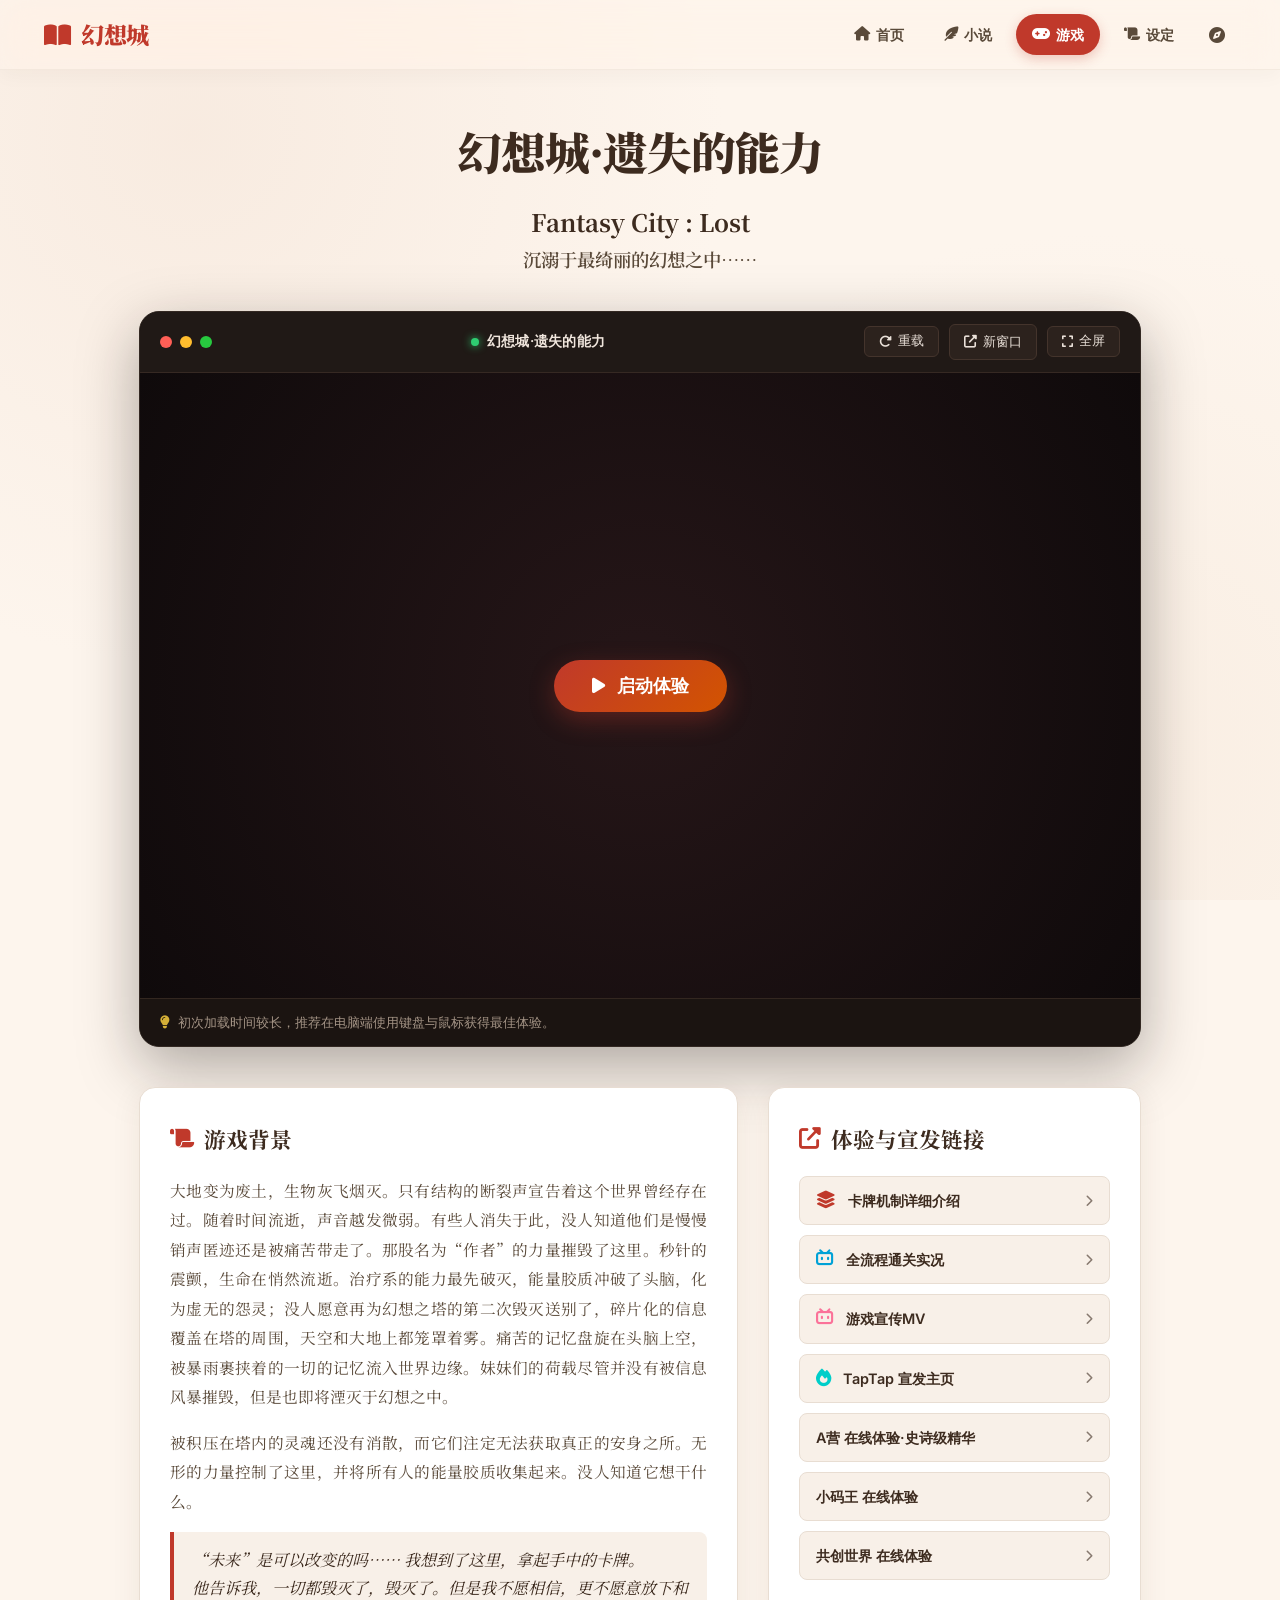
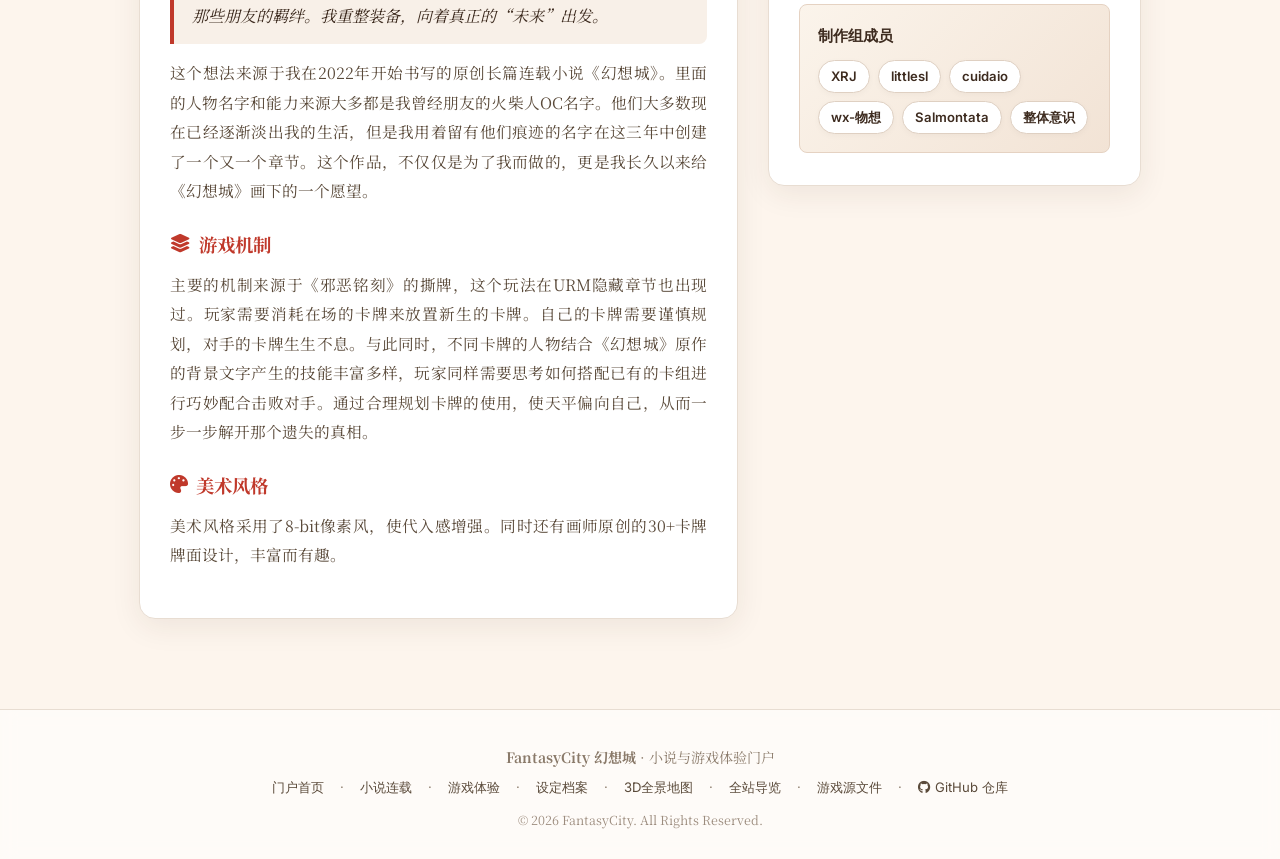
<file: games.html>
<!DOCTYPE html>
<html lang="zh-CN">
<head>
    <meta charset="UTF-8" />
    <meta name="viewport" content="width=device-width, initial-scale=1.0" />
    <title>幻想城 · 遗失的能力 在线体验</title>
    <!-- Google Fonts -->
    <link rel="preconnect" href="https://fonts.googleapis.com" />
    <link rel="preconnect" href="https://fonts.gstatic.com" crossorigin />
    <link href="https://fonts.googleapis.com/css2?family=Noto+Serif+SC:wght@400;600;700;900&family=Inter:opsz,wght@14..32,400;14..32,600;14..32,700&display=swap" rel="stylesheet" />
    <!-- Font Awesome -->
    <link rel="stylesheet" href="https://cdnjs.cloudflare.com/ajax/libs/font-awesome/6.4.0/css/all.min.css" />
    <!-- 统一页眉页脚样式与脚本 -->
    <link rel="stylesheet" href="resources/layout.css" />
    <script src="resources/layout.js"></script>
    <style>
        * {
            margin: 0;
            padding: 0;
            box-sizing: border-box;
        }
        :root {
            --bg-page: #FDF5ED;
            --bg-card: #FFFFFF;
            --bg-sidebar: #F8F0E8;
            --bg-dark: #1A1412;
            --text-primary: #3D2B1F;
            --text-secondary: #5A4A3A;
            --text-light: #8A7A6A;
            --accent: #C0392B;
            --accent-hover: #A93226;
            --accent-glow: rgba(192, 57, 43, 0.35);
            --gold: #D4AF37;
            --gold-glow: rgba(212, 175, 55, 0.4);
            --border-light: #E8DDD2;
            --shadow-soft: 0 8px 30px rgba(61, 43, 31, 0.08);
            --shadow-hover: 0 16px 48px rgba(61, 43, 31, 0.16);
            --radius: 16px;
            --radius-sm: 8px;
            --radius-pill: 40px;
            --transition: 0.25s cubic-bezier(0.4, 0, 0.2, 1);
            --font-serif: 'Noto Serif SC', 'Songti SC', 'Georgia', serif;
            --font-sans: 'Inter', system-ui, -apple-system, sans-serif;
        }

        body {
            font-family: var(--font-serif);
            background-color: var(--bg-page);
            color: var(--text-primary);
            line-height: 1.75;
            min-height: 100vh;
            display: flex;
            flex-direction: column;
            background-image: 
                radial-gradient(circle at 15% 15%, rgba(240, 220, 205, 0.4) 0%, transparent 40%),
                radial-gradient(circle at 85% 85%, rgba(245, 230, 215, 0.5) 0%, transparent 40%);
            background-attachment: fixed;
        }

        a {
            color: inherit;
            text-decoration: none;
        }

        .container {
            max-width: 1240px;
            margin: 0 auto;
            padding: 0 24px;
            width: 100%;
        }

        /* ---------- 导航栏 ---------- */
        .navbar {
            background: rgba(253, 245, 237, 0.55);
            border-bottom: 1px solid rgba(232, 221, 210, 0.48);
            padding: 14px 0;
            position: sticky;
            top: 0;
            z-index: 100;
            backdrop-filter: blur(16px) saturate(160%);
            -webkit-backdrop-filter: blur(16px) saturate(160%);
            box-shadow: 0 4px 20px rgba(61, 43, 31, 0.04);
            transition: background 0.3s ease, border-color 0.3s ease, box-shadow 0.3s ease;
        }
        .navbar .container {
            display: flex;
            align-items: center;
            justify-content: space-between;
            flex-wrap: wrap;
            gap: 12px;
        }
        .nav-brand {
            font-size: 1.45rem;
            font-weight: 900;
            display: flex;
            align-items: center;
            gap: 10px;
            color: var(--accent);
            letter-spacing: -0.01em;
            transition: var(--transition);
        }
        .nav-brand:hover {
            opacity: 0.9;
            transform: translateY(-1px);
        }
        .nav-brand span.subtitle {
            font-size: 0.82rem;
            font-family: var(--font-sans);
            color: var(--text-light);
            font-weight: 500;
            margin-left: 4px;
            padding-left: 10px;
            border-left: 1px solid var(--border-light);
        }
        .nav-links {
            display: flex;
            gap: 8px;
            align-items: center;
        }
        .nav-links a {
            padding: 8px 16px;
            border-radius: var(--radius-pill);
            font-family: var(--font-sans);
            font-weight: 600;
            font-size: 0.9rem;
            transition: var(--transition);
            background: transparent;
            color: var(--text-secondary);
            display: inline-flex;
            align-items: center;
            justify-content: center;
            gap: 6px;
        }
        .nav-links a.icon-only {
            padding: 8px;
            width: 38px;
            height: 38px;
            border-radius: 50%;
            gap: 0;
            font-size: 1rem;
        }
        .nav-links a:hover,
        .nav-links a.active {
            background: var(--accent);
            color: #fff;
            box-shadow: 0 4px 12px rgba(192, 57, 43, 0.25);
        }

        /* ---------- 页面头部介绍 ---------- */
        .page-hero {
            padding: 42px 0 26px;
            text-align: center;
        }
        .page-hero h1 {
            font-size: 2.8rem;
            font-weight: 900;
            color: var(--text-primary);
            margin-bottom: 10px;
            letter-spacing: -0.02em;
        }
        .page-hero p {
            color: var(--text-secondary);
            font-size: 1.15rem;
            font-weight: 600;
            max-width: 650px;
            margin: 0 auto;
        }

        /* ---------- 精致游戏展示框 ---------- */
        .game-showcase-container {
            margin: 10px auto 50px;
            max-width: 1050px;
        }

        .game-box-frame {
            background: #141110;
            border-radius: 20px;
            border: 1px solid #332822;
            overflow: hidden;
            box-shadow: 
                0 20px 60px rgba(26, 20, 18, 0.35),
                0 0 0 1px rgba(255, 255, 255, 0.05);
            display: flex;
            flex-direction: column;
            transition: var(--transition);
        }
        .game-box-frame:hover {
            box-shadow: 
                0 24px 70px rgba(192, 57, 43, 0.2),
                0 0 0 1px rgba(212, 175, 55, 0.2);
        }

        /* 顶部精致控制栏 (模拟极简复古终端/Mac风格) */
        .game-top-bar {
            background: #201916;
            padding: 12px 20px;
            display: flex;
            align-items: center;
            justify-content: space-between;
            border-bottom: 1px solid #362923;
            color: #E2D7CE;
            font-family: var(--font-sans);
            font-size: 0.85rem;
        }
        .window-dots {
            display: flex;
            align-items: center;
            gap: 8px;
        }
        .dot {
            width: 12px;
            height: 12px;
            border-radius: 50%;
            display: inline-block;
        }
        .dot-red { background: #FF5F56; }
        .dot-yellow { background: #FFBD2E; }
        .dot-green { background: #27C93F; }

        .game-status-label {
            display: flex;
            align-items: center;
            gap: 8px;
            font-weight: 600;
            letter-spacing: 0.02em;
            color: #F0E6DD;
        }
        .game-status-label .live-badge {
            display: inline-block;
            width: 8px;
            height: 8px;
            background: #2ecc71;
            border-radius: 50%;
            box-shadow: 0 0 8px #2ecc71;
            animation: pulseDot 2s infinite;
        }
        @keyframes pulseDot {
            0%, 100% { opacity: 1; transform: scale(1); }
            50% { opacity: 0.5; transform: scale(0.8); }
        }

        .game-controls-actions {
            display: flex;
            align-items: center;
            gap: 10px;
        }
        .ctrl-btn {
            background: #2C221D;
            border: 1px solid #44342C;
            color: #EAE1D9;
            padding: 6px 14px;
            border-radius: 6px;
            font-family: var(--font-sans);
            font-size: 0.8rem;
            cursor: pointer;
            display: inline-flex;
            align-items: center;
            gap: 6px;
            transition: var(--transition);
        }
        .ctrl-btn:hover {
            background: var(--accent);
            border-color: var(--accent);
            color: #fff;
        }

        /* 游戏视口与嵌入区域 */
        .game-viewport {
            width: 100%;
            position: relative;
            background: #000000;
            aspect-ratio: 16 / 10;
            max-height: 640px;
            min-height: 460px;
            display: flex;
            align-items: center;
            justify-content: center;
        }

        /* ---------- 全屏模式专属样式 (消除所有多余黑边与空隙，全方位自适应铺满) ---------- */
        .game-box-frame:fullscreen,
        .game-box-frame:-webkit-full-screen,
        .game-box-frame.is-fullscreen {
            width: 100vw !important;
            height: 100vh !important;
            max-width: 100vw !important;
            max-height: 100vh !important;
            margin: 0 !important;
            padding: 0 !important;
            border: none !important;
            border-radius: 0 !important;
            display: flex !important;
            flex-direction: column !important;
            background: #000000 !important;
            box-shadow: none !important;
        }

        .game-box-frame:fullscreen .game-top-bar,
        .game-box-frame:-webkit-full-screen .game-top-bar,
        .game-box-frame.is-fullscreen .game-top-bar {
            flex-shrink: 0;
            padding: 8px 18px;
            background: #18110E;
            border-bottom: 1px solid #2B1F19;
            z-index: 20;
        }

        .game-box-frame:fullscreen .game-bottom-bar,
        .game-box-frame:-webkit-full-screen .game-bottom-bar,
        .game-box-frame.is-fullscreen .game-bottom-bar {
            display: none !important;
        }

        .game-box-frame:fullscreen .game-viewport,
        .game-box-frame:-webkit-full-screen .game-viewport,
        .game-box-frame.is-fullscreen .game-viewport {
            flex: 1 1 0% !important;
            width: 100vw !important;
            height: calc(100vh - 44px) !important;
            max-height: none !important;
            min-height: 0 !important;
            aspect-ratio: auto !important;
            margin: 0 !important;
            padding: 0 !important;
            background: #000000 !important;
        }

        .game-box-frame:fullscreen #gameIframe,
        .game-box-frame:-webkit-full-screen #gameIframe,
        .game-box-frame.is-fullscreen #gameIframe {
            width: 100% !important;
            height: 100% !important;
            flex: 1 1 0% !important;
            display: block !important;
            border: none !important;
        }

        /* 尚未启动时的精致海报封面 */
        .game-cover-poster {
            position: absolute;
            inset: 0;
            background: radial-gradient(circle at center, #261618 0%, #0F0A0B 100%);
            display: flex;
            flex-direction: column;
            align-items: center;
            justify-content: center;
            z-index: 10;
            padding: 30px;
            text-align: center;
            color: #fff;
            transition: opacity 0.5s ease;
        }
        .cover-art-badge {
            width: 90px;
            height: 90px;
            border-radius: 24px;
            background: linear-gradient(135deg, var(--accent), #e67e22);
            display: flex;
            align-items: center;
            justify-content: center;
            font-size: 2.8rem;
            color: #fff;
            margin-bottom: 20px;
            box-shadow: 0 10px 30px var(--accent-glow);
            animation: floatBadge 3s ease-in-out infinite alternate;
        }
        @keyframes floatBadge {
            0% { transform: translateY(0px); }
            100% { transform: translateY(-8px); }
        }
        .cover-title {
            font-size: 2.1rem;
            font-weight: 900;
            margin-bottom: 8px;
            letter-spacing: 0.04em;
            background: linear-gradient(90deg, #FFFFFF, #EAD7C5, #D4AF37);
            -webkit-background-clip: text;
            -webkit-text-fill-color: transparent;
        }
        .cover-desc {
            color: #BDB0A4;
            font-family: var(--font-sans);
            font-size: 0.98rem;
            max-width: 480px;
            margin-bottom: 26px;
            line-height: 1.6;
        }
        .play-launch-btn {
            background: linear-gradient(135deg, var(--accent), #D35400);
            border: none;
            color: #fff;
            font-family: var(--font-sans);
            font-weight: 700;
            font-size: 1.1rem;
            padding: 14px 38px;
            border-radius: 50px;
            cursor: pointer;
            display: inline-flex;
            align-items: center;
            gap: 12px;
            box-shadow: 0 8px 25px var(--accent-glow);
            transition: var(--transition);
        }
        .play-launch-btn:hover {
            transform: scale(1.05);
            box-shadow: 0 12px 35px rgba(211, 84, 0, 0.5);
            background: linear-gradient(135deg, var(--accent-hover), #E67E22);
        }
        .cover-meta-info {
            margin-top: 18px;
            font-family: var(--font-sans);
            font-size: 0.78rem;
            color: #7D7065;
            display: flex;
            gap: 16px;
        }

        /* 游戏 iframe */
        #gameIframe {
            width: 100%;
            height: 100%;
            border: none;
            display: none;
            background: #000;
        }

        /* 底部信息条 */
        .game-bottom-bar {
            background: #1B1411;
            padding: 12px 20px;
            border-top: 1px solid #332720;
            display: flex;
            justify-content: space-between;
            align-items: center;
            font-family: var(--font-sans);
            font-size: 0.82rem;
            color: #A39385;
            flex-wrap: wrap;
            gap: 10px;
        }
        .game-bottom-bar .tips {
            display: flex;
            align-items: center;
            gap: 8px;
        }
        .game-bottom-bar .tips i {
            color: var(--gold);
        }

        /* ---------- 游戏资讯与设定区域 ---------- */
        .game-info-grid {
            display: grid;
            grid-template-columns: 1.85fr 1.15fr;
            gap: 30px;
            margin-bottom: 40px;
            align-items: start;
        }
        .info-card {
            background: var(--bg-card);
            border-radius: var(--radius);
            border: 1px solid var(--border-light);
            padding: 32px 30px;
            box-shadow: var(--shadow-soft);
        }
        .info-card h3 {
            font-size: 1.35rem;
            font-weight: 700;
            margin-bottom: 18px;
            color: var(--text-primary);
            display: flex;
            align-items: center;
            gap: 10px;
        }
        .info-card h3 i {
            color: var(--accent);
        }
        .info-card h4 {
            font-size: 1.15rem;
            font-weight: 700;
            margin: 22px 0 10px;
            color: var(--accent);
            display: flex;
            align-items: center;
            gap: 8px;
        }
        .info-card p {
            color: var(--text-secondary);
            font-size: 0.98rem;
            line-height: 1.88;
            margin-bottom: 16px;
            text-align: justify;
        }
        .story-quote {
            background: var(--bg-sidebar);
            border-left: 4px solid var(--accent);
            padding: 14px 18px;
            border-radius: 0 var(--radius-sm) var(--radius-sm) 0;
            font-style: italic;
            margin: 14px 0;
            color: var(--text-primary);
        }

        /* 外部链接引出列表 */
        .external-links-list {
            list-style: none;
            display: flex;
            flex-direction: column;
            gap: 10px;
            margin-bottom: 24px;
        }
        .external-link-item {
            display: flex;
            align-items: center;
            justify-content: space-between;
            padding: 11px 16px;
            background: var(--bg-sidebar);
            border: 1px solid var(--border-light);
            border-radius: var(--radius-sm);
            font-family: var(--font-sans);
            font-size: 0.9rem;
            font-weight: 600;
            color: var(--text-primary);
            transition: var(--transition);
        }
        .external-link-item:hover {
            background: #fff;
            border-color: var(--accent);
            color: var(--accent);
            transform: translateX(4px);
            box-shadow: 0 4px 14px rgba(192, 57, 43, 0.1);
        }
        .external-link-item .badge-icon {
            color: var(--accent);
            font-size: 1.1rem;
            margin-right: 8px;
        }

        /* 制作组成员徽章 */
        .credits-container {
            background: linear-gradient(135deg, #FBF4EB, #F2E3D5);
            border: 1px solid #E5D2C2;
            border-radius: var(--radius-sm);
            padding: 18px;
            margin-top: 18px;
        }
        .credits-title {
            font-size: 0.95rem;
            font-weight: 700;
            font-family: var(--font-sans);
            color: var(--text-primary);
            margin-bottom: 10px;
            display: flex;
            align-items: center;
            gap: 6px;
        }
        .credits-title i {
            color: var(--gold);
        }
        .members-tags {
            display: flex;
            flex-wrap: wrap;
            gap: 8px;
        }
        .member-tag {
            background: #fff;
            border: 1px solid #DFD0C2;
            color: var(--text-primary);
            padding: 4px 12px;
            border-radius: 20px;
            font-family: var(--font-sans);
            font-size: 0.82rem;
            font-weight: 600;
            box-shadow: 0 2px 6px rgba(0,0,0,0.03);
            display: inline-flex;
            align-items: center;
            gap: 4px;
        }
        .member-tag i {
            font-size: 0.75rem;
            color: var(--accent);
        }

        .novel-banner-card {
            background: linear-gradient(135deg, #FAF1E8, #F4E2D2);
            border: 1px solid #E4CEBD;
            border-radius: var(--radius);
            padding: 24px;
            margin-top: 24px;
            display: flex;
            justify-content: space-between;
            align-items: center;
            flex-wrap: wrap;
            gap: 16px;
        }
        .banner-btn {
            background: var(--accent);
            color: #fff;
            padding: 10px 22px;
            border-radius: var(--radius-pill);
            font-family: var(--font-sans);
            font-weight: 600;
            font-size: 0.9rem;
            transition: var(--transition);
        }
        .banner-btn:hover {
            background: var(--accent-hover);
            transform: translateY(-2px);
            box-shadow: 0 6px 16px rgba(192, 57, 43, 0.25);
        }

        /* ---------- 页脚 ---------- */
        .footer {
            margin-top: auto;
            padding: 36px 0 28px;
            border-top: 1px solid var(--border-light);
            text-align: center;
            color: var(--text-light);
            font-size: 0.88rem;
            background: rgba(255, 255, 255, 0.6);
        }
        .footer .footer-links {
            margin-top: 8px;
            display: flex;
            justify-content: center;
            gap: 16px;
            font-family: var(--font-sans);
            font-size: 0.82rem;
        }
        .footer .footer-links a {
            color: var(--text-secondary);
        }
        .footer .footer-links a:hover {
            color: var(--accent);
        }

        @media (max-width: 900px) {
            .game-info-grid {
                grid-template-columns: 1fr;
            }
            .game-viewport {
                min-height: 380px;
            }
            .cover-title {
                font-size: 1.7rem;
            }
        }
        @media (max-width: 600px) {
            .navbar .container {
                flex-direction: row;
                justify-content: space-between;
            }
            .page-hero h1 {
                font-size: 2rem;
            }
            .game-top-bar {
                flex-direction: column;
                gap: 10px;
                align-items: flex-start;
            }
            .game-viewport {
                min-height: 300px;
            }
        }
    </style>
</head>
<body>

    <!-- ===== 页眉 (由 resources/layout.js 统一从 resources/header.html 载入) ===== -->
    <div id="site-header"></div>

    <!-- ===== 页面头部 ===== -->
    <header class="page-hero">
        <div class="container">
            <h1>幻想城·遗失的能力</h1>
            <h2>Fantasy City : Lost</h2>
            <p>沉溺于最绮丽的幻想之中……</p>
        </div>
    </header>

    <!-- ===== 游戏核心精致展示框 ===== -->
    <main class="container game-showcase-container">
        <div class="game-box-frame" id="gameFrameContainer">
            <!-- 顶部控制条 -->
            <div class="game-top-bar">
                <div class="window-dots">
                    <span class="dot dot-red" title="关闭"></span>
                    <span class="dot dot-yellow" title="最小化"></span>
                    <span class="dot dot-green" title="全屏"></span>
                </div>
                <div class="game-status-label">
                    <span class="live-badge"></span>
                    <span>幻想城·遗失的能力</span>
                </div>
                <div class="game-controls-actions">
                    <button class="ctrl-btn" id="reloadGameBtn" title="重新启动游戏"><i class="fas fa-redo-alt"></i> 重载</button>
                    <a href="resources/Fantasy City Lost.html" target="_blank" class="ctrl-btn" title="在新标签页独立全屏运行"><i class="fas fa-external-link-alt"></i> 新窗口</a>
                    <button class="ctrl-btn" id="fullscreenBtn" title="全屏运行展示框"><i class="fas fa-expand"></i> 全屏</button>
                </div>
            </div>

            <!-- 游戏主视口 (内嵌 Fantasy City Lost.html) -->
            <div class="game-viewport" id="gameViewport">
                <!-- 初始海报遮罩：节省初始带宽与内存，点击后平滑加载 -->
                <div class="game-cover-poster" id="gameCoverPoster">
                    <button class="play-launch-btn" id="startPlayBtn">
                        <i class="fas fa-play"></i> 启动体验
                    </button>
                </div>

                <!-- 游戏 iframe -->
                <iframe id="gameIframe" title="Fantasy City Lost Game Frame" allow="fullscreen; autoplay; gamepad"></iframe>
            </div>

            <!-- 底部状态与提示条 -->
            <div class="game-bottom-bar">
                <div class="tips">
                    <i class="fas fa-lightbulb"></i>
                    <span>初次加载时间较长，推荐在电脑端使用键盘与鼠标获得最佳体验。</span>
                </div>
            </div>
        </div>

        <!-- 游戏介绍与站外链接引出 -->
        <div class="game-info-grid" style="margin-top: 40px;">
            <!-- 左侧：背景故事与机制设计 -->
            <div class="info-card">
                <h3><i class="fas fa-scroll"></i> 游戏背景</h3>
                <p>
                    大地变为废土，生物灰飞烟灭。只有结构的断裂声宣告着这个世界曾经存在过。随着时间流逝，声音越发微弱。有些人消失于此，没人知道他们是慢慢销声匿迹还是被痛苦带走了。那股名为“作者”的力量摧毁了这里。秒针的震颤，生命在悄然流逝。治疗系的能力最先破灭，能量胶质冲破了头脑，化为虚无的怨灵；没人愿意再为幻想之塔的第二次毁灭送别了，碎片化的信息覆盖在塔的周围，天空和大地上都笼罩着雾。痛苦的记忆盘旋在头脑上空，被暴雨裹挟着的一切的记忆流入世界边缘。妹妹们的荷载尽管并没有被信息风暴摧毁，但是也即将湮灭于幻想之中。
                <p>
                    被积压在塔内的灵魂还没有消散，而它们注定无法获取真正的安身之所。无形的力量控制了这里，并将所有人的能量胶质收集起来。没人知道它想干什么。
                </p>
                <div class="story-quote">
                    “未来”是可以改变的吗…… 我想到了这里，拿起手中的卡牌。<br>
                    他告诉我，一切都毁灭了，毁灭了。但是我不愿相信，更不愿意放下和那些朋友的羁绊。我重整装备，向着真正的“未来”出发。
                </div>
                <p>
                    这个想法来源于我在2022年开始书写的原创长篇连载小说《幻想城》。里面的人物名字和能力来源大多都是我曾经朋友的火柴人OC名字。他们大多数现在已经逐渐淡出我的生活，但是我用着留有他们痕迹的名字在这三年中创建了一个又一个章节。这个作品，不仅仅是为了我而做的，更是我长久以来给《幻想城》画下的一个愿望。
                </p>

                <h4><i class="fas fa-layer-group"></i> 游戏机制</h4>
                <p>
                    主要的机制来源于《邪恶铭刻》的撕牌，这个玩法在URM隐藏章节也出现过。玩家需要消耗在场的卡牌来放置新生的卡牌。自己的卡牌需要谨慎规划，对手的卡牌生生不息。与此同时，不同卡牌的人物结合《幻想城》原作的背景文字产生的技能丰富多样，玩家同样需要思考如何搭配已有的卡组进行巧妙配合击败对手。通过合理规划卡牌的使用，使天平偏向自己，从而一步一步解开那个遗失的真相。
                </p>

                <h4><i class="fas fa-palette"></i> 美术风格</h4>
                <p>
                    美术风格采用了8-bit像素风，使代入感增强。同时还有画师原创的30+卡牌牌面设计，丰富而有趣。
                </p>
             </div>
            <!-- 右侧：站外体验/宣发链接与制作组 -->
            <div class="info-card">
                <h3><i class="fas fa-external-link-alt"></i> 体验与宣发链接</h3>
                <ul class="external-links-list">
                    <li>
                        <a href="cards.html" class="external-link-item">
                            <span><i class="fas fa-layer-group badge-icon"></i> 卡牌机制详细介绍</span>
                            <i class="fas fa-chevron-right" style="font-size:0.75rem;opacity:0.6;"></i>
                        </a>
                    </li>
                    <li>
                        <a href="https://www.bilibili.com/video/BV1S2iLeVE8p" target="_blank" class="external-link-item">
                            <span><i class="fab fa-bilibili badge-icon" style="color:#00A1D6;"></i> 全流程通关实况</span>
                            <i class="fas fa-chevron-right" style="font-size:0.75rem;opacity:0.6;"></i>
                        </a>
                    </li>
                    <li>
                        <a href="https://www.bilibili.com/video/BV1EtiLe4EhU" target="_blank" class="external-link-item">
                            <span><i class="fab fa-bilibili badge-icon" style="color:#FB7299;"></i> 游戏宣传MV</span>
                            <i class="fas fa-chevron-right" style="font-size:0.75rem;opacity:0.6;"></i>
                        </a>
                    </li>
                    <li>
                        <a href="https://www.taptap.cn/app/723654" target="_blank" class="external-link-item">
                            <span><i class="fas fa-fire badge-icon" style="color:#00CEC9;"></i> TapTap 宣发主页</span>
                            <i class="fas fa-chevron-right" style="font-size:0.75rem;opacity:0.6;"></i>
                        </a>
                    </li>
                    <li>
                        <a href="http://gitblock.cn/Projects/1220321" target="_blank" class="external-link-item">
                            <span>A营&nbsp;在线体验·史诗级精华</span>
                            <i class="fas fa-chevron-right" style="font-size:0.75rem;opacity:0.6;"></i>
                        </a>
                    </li>
                    <li>
                        <a href="https://world.xiaomawang.com/community/main/compose/oVgF666J" target="_blank" class="external-link-item">
                            <span>小码王&nbsp;在线体验</span>
                            <i class="fas fa-chevron-right" style="font-size:0.75rem;opacity:0.6;"></i>
                        </a>
                    </li>
                    <li>
                        <a href="https://www.ccw.site/detail/669e612528d4db0bb6aeea81" target="_blank" class="external-link-item">
                            <span>共创世界&nbsp;在线体验</span>
                            <i class="fas fa-chevron-right" style="font-size:0.75rem;opacity:0.6;"></i>
                        </a>
                    </li>
                </ul>

                <!-- 制作组成员 -->
                <div class="credits-container">
                    <div class="credits-title">
                        制作组成员
                    </div>
                    <div class="members-tags">
                        <span class="member-tag">XRJ</span>
                        <span class="member-tag">littlesl</span>
                        <span class="member-tag">cuidaio</span>
                        <span class="member-tag">wx-物想</span>
                        <span class="member-tag">Salmontata</span>
                        <span class="member-tag">整体意识</span>
                    </div>
                </div>
            </div>
        </div>
    </main>

    <!-- ===== 页脚 (由 resources/layout.js 统一从 resources/footer.html 载入) ===== -->
    <div id="site-footer"></div>

    <script>
        const startPlayBtn = document.getElementById('startPlayBtn');
        const gameCoverPoster = document.getElementById('gameCoverPoster');
        const gameIframe = document.getElementById('gameIframe');
        const reloadGameBtn = document.getElementById('reloadGameBtn');
        const fullscreenBtn = document.getElementById('fullscreenBtn');
        const gameFrameContainer = document.getElementById('gameFrameContainer');

        const GAME_SOURCE_URL = 'resources/Fantasy City Lost.html';

        // 启动游戏
        function launchGame() {
            if (!gameIframe.src || gameIframe.src === 'about:blank') {
                gameIframe.src = GAME_SOURCE_URL;
            }
            gameCoverPoster.style.opacity = '0';
            setTimeout(() => {
                gameCoverPoster.style.display = 'none';
                gameIframe.style.display = 'block';
            }, 400);
        }

        startPlayBtn.addEventListener('click', launchGame);

        // 重载游戏
        reloadGameBtn.addEventListener('click', () => {
            if (gameIframe.style.display === 'block') {
                gameIframe.src = GAME_SOURCE_URL;
            } else {
                launchGame();
            }
        });

        // 全屏切换函数
        function toggleFullscreen() {
            // 如果尚未启动游戏，点击全屏时自动启动游戏
            if (gameCoverPoster.style.display !== 'none') {
                launchGame();
            }

            const isFs = !!(document.fullscreenElement || document.webkitFullscreenElement);
            if (!isFs) {
                if (gameFrameContainer.requestFullscreen) {
                    gameFrameContainer.requestFullscreen();
                } else if (gameFrameContainer.webkitRequestFullscreen) {
                    gameFrameContainer.webkitRequestFullscreen();
                }
            } else {
                if (document.exitFullscreen) {
                    document.exitFullscreen();
                } else if (document.webkitExitFullscreen) {
                    document.webkitExitFullscreen();
                }
            }
        }

        fullscreenBtn.addEventListener('click', toggleFullscreen);

        // 绑定绿色窗口控制点
        const dotGreen = document.querySelector('.dot-green');
        if (dotGreen) {
            dotGreen.style.cursor = 'pointer';
            dotGreen.addEventListener('click', toggleFullscreen);
        }

        // 监听全屏状态变化，动态更新按钮文案与类名
        function handleFullscreenChange() {
            const isFs = !!(document.fullscreenElement || document.webkitFullscreenElement);
            if (isFs) {
                gameFrameContainer.classList.add('is-fullscreen');
                fullscreenBtn.innerHTML = '<i class="fas fa-compress"></i> 退出全屏';
                fullscreenBtn.title = '退出全屏 (Esc)';
            } else {
                gameFrameContainer.classList.remove('is-fullscreen');
                fullscreenBtn.innerHTML = '<i class="fas fa-expand"></i> 全屏';
                fullscreenBtn.title = '全屏运行展示框';
            }
        }

        document.addEventListener('fullscreenchange', handleFullscreenChange);
        document.addEventListener('webkitfullscreenchange', handleFullscreenChange);
    </script>
</body>
</html>
</file>
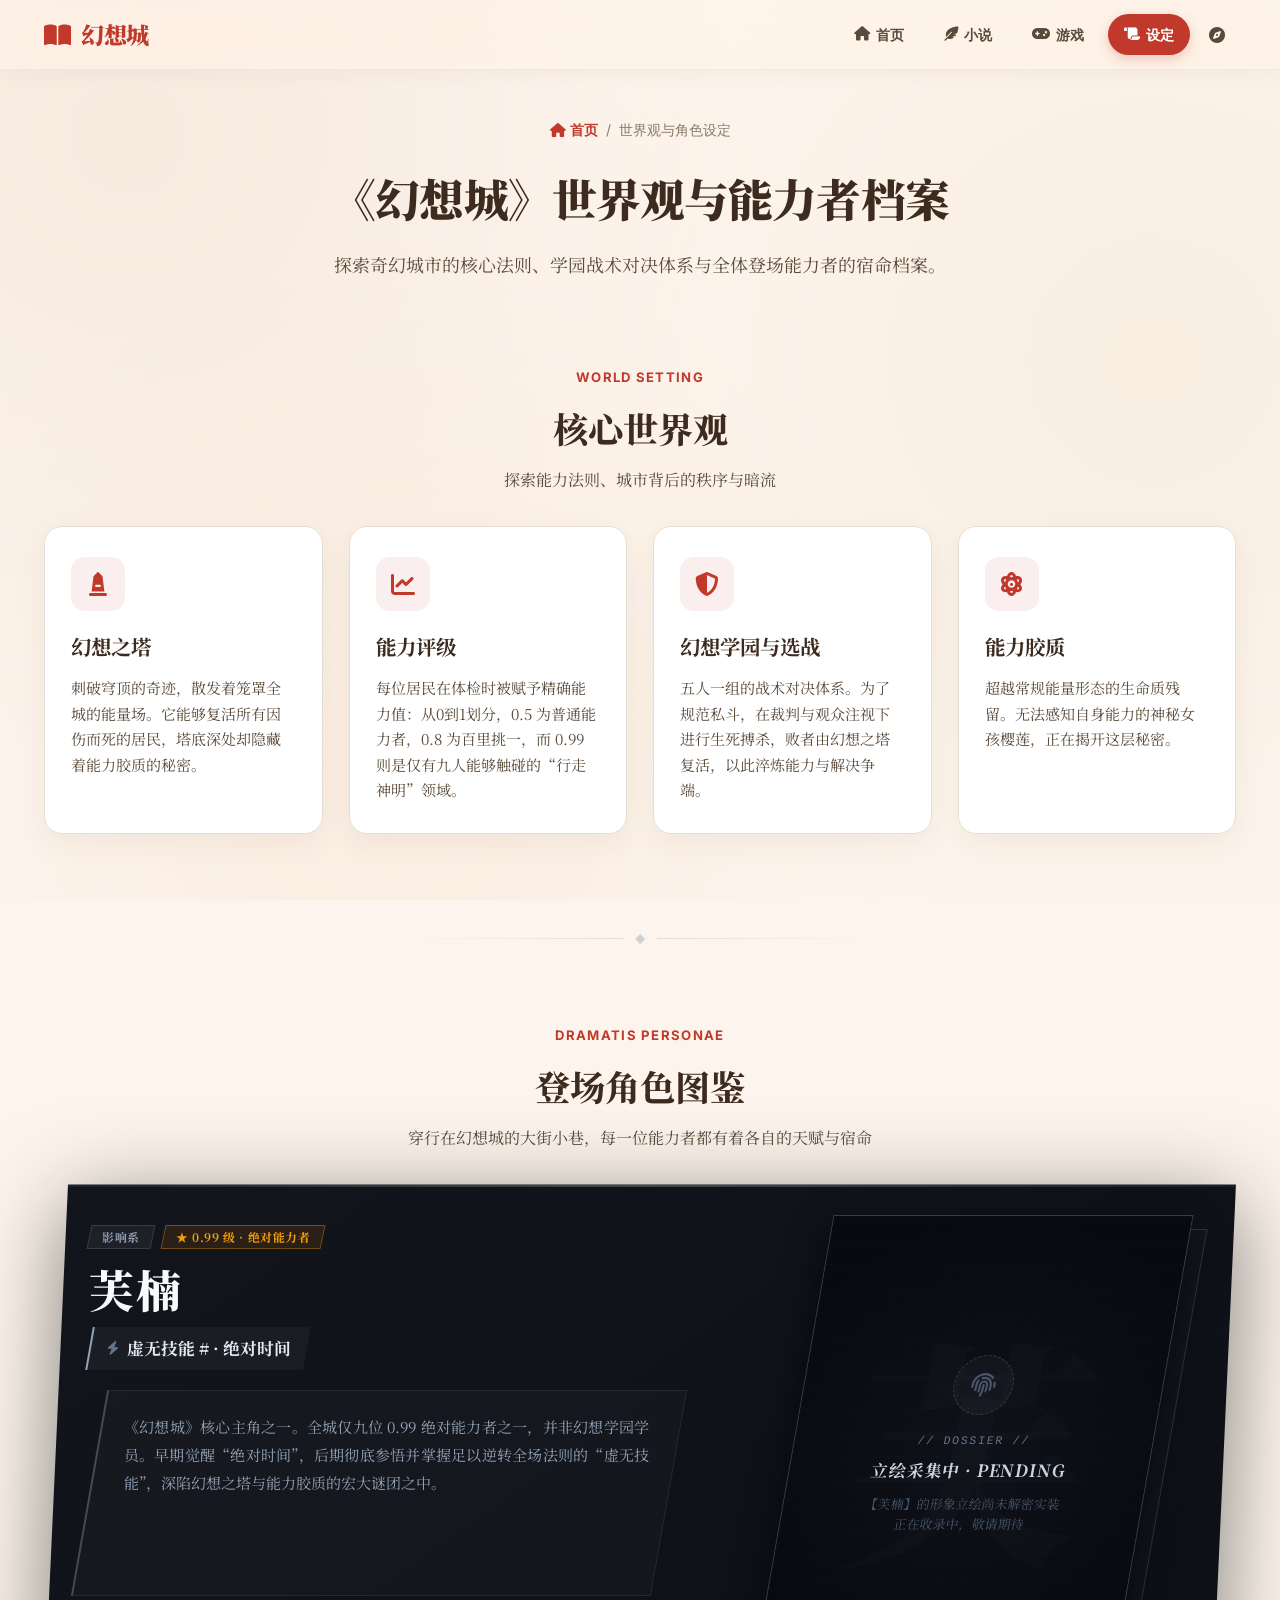
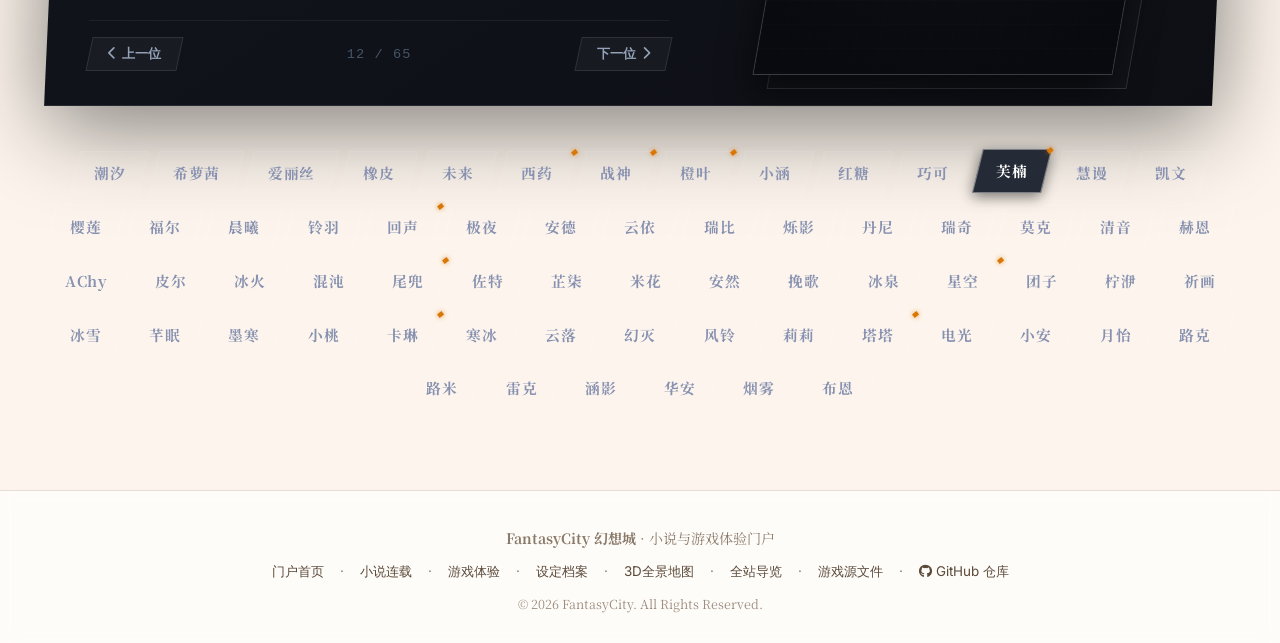
<file: lore.html>
<!DOCTYPE html>
<html lang="zh-CN">
<head>
    <meta charset="UTF-8" />
    <meta name="viewport" content="width=device-width, initial-scale=1.0" />
    <title>世界观与角色设定 · FantasyCity 幻想城</title>
    <!-- Google Fonts -->
    <link rel="preconnect" href="https://fonts.googleapis.com" />
    <link rel="preconnect" href="https://fonts.gstatic.com" crossorigin />
    <link href="https://fonts.googleapis.com/css2?family=Noto+Serif+SC:wght@400;600;700;900&family=Inter:opsz,wght@14..32,400;14..32,600;14..32,700;14..32,800&display=swap" rel="stylesheet" />
    <!-- Font Awesome -->
    <link rel="stylesheet" href="https://cdnjs.cloudflare.com/ajax/libs/font-awesome/6.4.0/css/all.min.css" />
    <!-- 统一页眉页脚样式与脚本 -->
    <link rel="stylesheet" href="resources/layout.css" />
    <script src="resources/layout.js"></script>
    <script src="data/characters.js"></script>
    <style>
        * {
            margin: 0;
            padding: 0;
            box-sizing: border-box;
        }
        /* 全局极简圆柱体滚动条（彻底移除上下箭头） */
        @supports not selector(::-webkit-scrollbar) {
            html, body, * {
                scrollbar-width: thin !important;
                scrollbar-color: rgba(140, 140, 140, 0.38) transparent !important;
            }
        }
        ::-webkit-scrollbar {
            width: 7px !important;
            height: 7px !important;
            background: transparent !important;
        }
        ::-webkit-scrollbar-track,
        ::-webkit-scrollbar-track-piece {
            background: transparent !important;
            border: none !important;
        }
        ::-webkit-scrollbar-thumb {
            background: rgba(140, 140, 140, 0.38) !important;
            border-radius: 999px !important;
            border: none !important;
            min-height: 40px !important;
        }
        ::-webkit-scrollbar-thumb:hover {
            background: rgba(170, 170, 170, 0.65) !important;
        }
        ::-webkit-scrollbar-button,
        ::-webkit-scrollbar-button:single-button,
        ::-webkit-scrollbar-button:double-button,
        ::-webkit-scrollbar-button:vertical,
        ::-webkit-scrollbar-button:horizontal,
        ::-webkit-scrollbar-button:decrement,
        ::-webkit-scrollbar-button:increment,
        ::-webkit-scrollbar-button:start,
        ::-webkit-scrollbar-button:end,
        ::-webkit-scrollbar-button:start:decrement,
        ::-webkit-scrollbar-button:end:increment,
        ::-webkit-scrollbar-button:vertical:start:decrement,
        ::-webkit-scrollbar-button:vertical:end:increment,
        ::-webkit-scrollbar-button:horizontal:start:decrement,
        ::-webkit-scrollbar-button:horizontal:end:increment {
            display: none !important;
            width: 0 !important;
            height: 0 !important;
            font-size: 0 !important;
            line-height: 0 !important;
            opacity: 0 !important;
            pointer-events: none !important;
            background: transparent !important;
            border: none !important;
        }
        ::-webkit-scrollbar-corner {
            display: none !important;
            background: transparent !important;
        }
        :root {
            --bg-page: #FDF5ED;
            --bg-card: #FFFFFF;
            --bg-sidebar: #F8F0E8;
            --bg-dark: #1E1714;
            --text-primary: #3D2B1F;
            --text-secondary: #5A4A3A;
            --text-light: #8A7A6A;
            --accent: #C0392B;
            --accent-hover: #A93226;
            --accent-soft: rgba(192, 57, 43, 0.08);
            --gold: #D4AF37;
            --gold-soft: rgba(212, 175, 55, 0.15);
            --border-light: #E8DDD2;
            --shadow-soft: 0 10px 30px rgba(61, 43, 31, 0.06);
            --shadow-hover: 0 16px 45px rgba(61, 43, 31, 0.12);
            --radius: 18px;
            --radius-sm: 10px;
            --radius-pill: 40px;
            --transition: 0.28s cubic-bezier(0.4, 0, 0.2, 1);
            --font-serif: 'Noto Serif SC', 'Songti SC', 'SimSun', 'Georgia', serif;
            --font-sans: 'Inter', system-ui, -apple-system, sans-serif;
        }

        body {
            font-family: var(--font-serif);
            background-color: var(--bg-page);
            color: var(--text-primary);
            line-height: 1.75;
            min-height: 100vh;
            display: flex;
            flex-direction: column;
            background-image: 
                radial-gradient(circle at 10% 15%, rgba(240, 220, 205, 0.45) 0%, transparent 45%),
                radial-gradient(circle at 90% 40%, rgba(245, 230, 215, 0.5) 0%, transparent 50%),
                radial-gradient(circle at 30% 85%, rgba(248, 225, 208, 0.4) 0%, transparent 45%);
            background-attachment: fixed;
            overflow-x: hidden;
        }

        a {
            color: inherit;
            text-decoration: none;
        }

        .container {
            max-width: 1240px;
            margin: 0 auto;
            padding: 0 24px;
            width: 100%;
        }

        /* ---------- 页面头部 ---------- */
        .page-header {
            padding: 45px 0 25px;
            text-align: center;
        }
        .breadcrumbs {
            display: inline-flex;
            align-items: center;
            gap: 8px;
            font-family: var(--font-sans);
            font-size: 0.88rem;
            color: var(--text-light);
            margin-bottom: 16px;
        }
        .breadcrumbs a {
            color: var(--accent);
            font-weight: 600;
        }
        .breadcrumbs a:hover {
            text-decoration: underline;
        }
        .page-header h1 {
            font-size: 2.8rem;
            font-weight: 900;
            color: var(--text-primary);
            margin-bottom: 12px;
            letter-spacing: -0.02em;
        }
        .page-header p {
            color: var(--text-secondary);
            font-size: 1.12rem;
            max-width: 720px;
            margin: 0 auto 20px;
        }

        /* ---------- 区域通用标题 ---------- */
        .section-header {
            text-align: center;
            margin: 40px 0 32px;
        }
        .section-header .section-tag {
            font-family: var(--font-sans);
            color: var(--accent);
            font-size: 0.82rem;
            font-weight: 700;
            letter-spacing: 0.1em;
            text-transform: uppercase;
            margin-bottom: 8px;
            display: block;
        }
        .section-header h2 {
            font-size: 2.2rem;
            font-weight: 800;
            color: var(--text-primary);
            margin-bottom: 8px;
        }
        .section-header p {
            color: var(--text-secondary);
            font-size: 1rem;
            max-width: 600px;
            margin: 0 auto;
        }

        /* ---------- 世界观设定卡片网格 ---------- */
        .lore-grid {
            display: grid;
            grid-template-columns: repeat(auto-fit, minmax(270px, 1fr));
            gap: 26px;
            margin-bottom: 60px;
        }
        .lore-card {
            background: var(--bg-card);
            border-radius: var(--radius);
            border: 1px solid var(--border-light);
            padding: 30px 26px;
            box-shadow: var(--shadow-soft);
            transition: var(--transition);
            display: flex;
            flex-direction: column;
            position: relative;
            overflow: hidden;
        }
        .lore-card:hover {
            transform: translateY(-6px);
            box-shadow: var(--shadow-hover);
            border-color: #DCCEC1;
        }
        .lore-card::before {
            content: "";
            position: absolute;
            top: 0;
            left: 0;
            right: 0;
            height: 4px;
            background: linear-gradient(90deg, var(--accent), var(--gold));
            opacity: 0;
            transition: var(--transition);
        }
        .lore-card:hover::before {
            opacity: 1;
        }
        .lore-icon-wrap {
            width: 54px;
            height: 54px;
            border-radius: 14px;
            background: var(--accent-soft);
            color: var(--accent);
            display: flex;
            align-items: center;
            justify-content: center;
            font-size: 1.5rem;
            margin-bottom: 18px;
            transition: var(--transition);
        }
        .lore-card:hover .lore-icon-wrap {
            background: var(--accent);
            color: #fff;
            transform: scale(1.05);
        }
        .lore-card h3 {
            font-size: 1.28rem;
            font-weight: 700;
            margin-bottom: 10px;
            color: var(--text-primary);
        }
        .lore-card p {
            color: var(--text-secondary);
            font-size: 0.94rem;
            line-height: 1.7;
            flex: 1;
        }

        

        /* ---------- 暗黑模式平滑自然过渡 (滑动到角色图鉴时平滑渐入，低饱和素雅色调) ---------- */
        #darkThemeOverlay {
            position: fixed;
            inset: 0;
            width: 100vw;
            height: 100vh;
            pointer-events: none;
            z-index: 0;
            background-color: #0b0d12;
            background-image: 
                radial-gradient(circle at 50% 12%, rgba(26, 32, 44, 0.45) 0%, rgba(11, 13, 18, 0.98) 75%),
                linear-gradient(180deg, rgba(15, 18, 25, 0.3) 0%, rgba(9, 11, 15, 0.95) 100%);
            opacity: 0;
            transition: opacity 1.2s cubic-bezier(0.22, 1, 0.36, 1);
            will-change: opacity;
        }
        body.char-dark-active #darkThemeOverlay {
            opacity: 1;
        }

        body {
            position: relative;
            transition: color 0.9s cubic-bezier(0.22, 1, 0.36, 1);
        }
        main.container, #site-header, #site-footer {
            position: relative;
            z-index: 1;
        }

        /* 元素色彩平滑过渡 */
        .page-header h1, .breadcrumbs a, .breadcrumbs span,
        #characterSection .section-header h2,
        #characterSection .section-header p,
        #characterSection .section-tag,
        .navbar, .nav-brand, .nav-brand i, .nav-brand span.subtitle, .nav-links a,
        .footer, .footer-links a {
            transition: color 0.9s cubic-bezier(0.22, 1, 0.36, 1),
                        background 0.9s cubic-bezier(0.22, 1, 0.36, 1),
                        border-color 0.9s ease,
                        box-shadow 0.9s ease;
        }

        body.char-dark-active {
            color: #cbd5e1;
        }
        body.char-dark-active .page-header h1 {
            color: #f1f5f9;
        }
        body.char-dark-active .breadcrumbs a,
        body.char-dark-active .breadcrumbs span {
            color: #64748b;
        }
        body.char-dark-active #characterSection .section-header h2 {
            color: #f8fafc !important;
            text-shadow: none;
        }
        body.char-dark-active #characterSection .section-header p {
            color: #8892b0 !important;
        }
        body.char-dark-active #characterSection .section-tag {
            background: rgba(255, 255, 255, 0.05) !important;
            color: #94a3b8 !important;
            border: 1px solid rgba(255, 255, 255, 0.12) !important;
        }

        /* 导航栏与页脚暗黑联动 */
        body.char-dark-active .navbar {
            background: rgba(11, 13, 18, 0.88) !important;
            border-bottom: 1px solid rgba(255, 255, 255, 0.06) !important;
            box-shadow: 0 4px 20px rgba(0, 0, 0, 0.5) !important;
        }
        body.char-dark-active .nav-brand {
            color: #e2e8f0 !important;
        }
        body.char-dark-active .nav-brand i {
            color: #cbd5e1 !important;
        }
        body.char-dark-active .nav-brand span.subtitle {
            color: #64748b !important;
            border-left-color: rgba(255, 255, 255, 0.12) !important;
        }
        body.char-dark-active .nav-links a {
            color: #94a3b8 !important;
        }
        body.char-dark-active .nav-links a:hover,
        body.char-dark-active .nav-links a.active {
            background: rgba(255, 255, 255, 0.12) !important;
            color: #ffffff !important;
            box-shadow: none !important;
        }
        body.char-dark-active .footer {
            background: rgba(11, 13, 18, 0.95) !important;
            border-top: 1px solid rgba(255, 255, 255, 0.06) !important;
            color: #475569 !important;
        }
        body.char-dark-active .footer-links a {
            color: #64748b !important;
        }
        body.char-dark-active .footer-links a:hover {
            color: #cbd5e1 !important;
        }
        body.char-dark-active ::-webkit-scrollbar-thumb {
            background: rgba(255, 255, 255, 0.18) !important;
        }
        body.char-dark-active ::-webkit-scrollbar-thumb:hover {
            background: rgba(255, 255, 255, 0.35) !important;
        }

        /* 世界观与角色图鉴自然过渡带样式 */
        .lore-to-char-transition {
            position: relative;
            height: 90px;
            margin-top: 35px;
            margin-bottom: 25px;
            display: flex;
            align-items: center;
            justify-content: center;
            pointer-events: none;
        }
        .transition-glow-line {
            width: 100%;
            max-width: 460px;
            height: 1px;
            background: linear-gradient(90deg, transparent, rgba(148, 163, 184, 0.3), transparent);
            position: relative;
        }
        .transition-glow-line::after {
            content: "◆";
            position: absolute;
            left: 50%;
            top: 50%;
            transform: translate(-50%, -50%);
            font-size: 0.65rem;
            color: rgba(148, 163, 184, 0.45);
            background: var(--bg-page);
            padding: 0 12px;
            transition: background 0.9s cubic-bezier(0.22, 1, 0.36, 1), color 0.9s ease;
        }
        body.char-dark-active .transition-glow-line::after {
            background: #0b0d12;
            color: rgba(203, 213, 225, 0.5);
        }

        /* ---------- 大型平行四边形展示卡片 (低调沉稳、素雅高级) ---------- */
        .char-showcase-wrap {
            margin-bottom: 45px;
            position: relative;
            filter: drop-shadow(0 20px 45px rgba(0, 0, 0, 0.5));
        }
        .char-showcase-card {
            position: relative;
            background: linear-gradient(145deg, #12151c 0%, #0d0f15 100%);
            border: 1px solid rgba(255, 255, 255, 0.09);
            clip-path: polygon(24px 0, 100% 0, calc(100% - 24px) 100%, 0 100%);
            display: grid;
            grid-template-columns: 1.12fr 0.88fr;
            min-height: 500px;
            overflow: visible;
        }
        .char-showcase-card::before {
            content: "";
            position: absolute;
            top: 0;
            left: 0;
            right: 0;
            height: 2px;
            background: linear-gradient(90deg, rgba(255, 255, 255, 0.05), rgba(255, 255, 255, 0.22), rgba(255, 255, 255, 0.05));
            z-index: 10;
        }

        /* 左侧：角色信息与生平简介 */
        .showcase-info-col {
            padding: 40px 42px 34px 44px;
            display: flex;
            flex-direction: column;
            justify-content: space-between;
            position: relative;
            z-index: 2;
        }
        .showcase-badges-row {
            display: flex;
            align-items: center;
            gap: 10px;
            flex-wrap: wrap;
            margin-bottom: 14px;
        }
        .sc-pill {
            display: inline-flex;
            align-items: center;
            gap: 5px;
            padding: 4px 12px;
            font-size: 0.74rem;
            font-weight: 700;
            letter-spacing: 0.05em;
            transform: skewX(-12deg);
            line-height: 1.2;
        }
        .sc-pill span {
            display: inline-block;
            transform: skewX(12deg);
        }
        .sc-cat-pill {
            background: rgba(255, 255, 255, 0.05);
            border: 1px solid rgba(255, 255, 255, 0.12);
            color: #94a3b8;
        }
        .sc-rank-99 {
            background: rgba(217, 119, 6, 0.12);
            border: 1px solid rgba(245, 158, 11, 0.35);
            color: #f59e0b;
        }

        .showcase-name-block {
            margin-bottom: 14px;
        }
        .showcase-char-name {
            font-size: 2.8rem;
            font-weight: 850;
            line-height: 1.1;
            color: #f8fafc;
            letter-spacing: 0.04em;
            margin: 0;
        }
        .showcase-ability-box {
            display: inline-flex;
            align-items: center;
            gap: 8px;
            background: rgba(255, 255, 255, 0.04);
            border-left: 2px solid #94a3b8;
            padding: 7px 16px;
            margin-bottom: 20px;
            transform: skewX(-10deg);
        }
        .showcase-ability-box > * {
            transform: skewX(10deg);
        }
        .sc-ability-val {
            font-size: 1.05rem;
            font-weight: 700;
            color: #e2e8f0;
        }

        .showcase-desc-panel {
            background: rgba(255, 255, 255, 0.02);
            border: 1px solid rgba(255, 255, 255, 0.08);
            border-left: 2px solid rgba(255, 255, 255, 0.22);
            padding: 22px 26px;
            position: relative;
            margin-bottom: 24px;
            flex: 1;
            transform: skewX(-10deg);
        }
        .showcase-desc-panel > * {
            transform: skewX(10deg);
        }
        .sc-desc-text {
            font-size: 0.94rem;
            line-height: 1.85;
            color: #94a3b8;
            text-align: justify;
            margin: 0;
        }

        .showcase-bottom-nav {
            display: flex;
            align-items: center;
            justify-content: space-between;
            border-top: 1px solid rgba(255, 255, 255, 0.06);
            padding-top: 16px;
            margin-top: auto;
        }
        .sc-nav-btn {
            background: rgba(255, 255, 255, 0.04);
            border: 1px solid rgba(255, 255, 255, 0.1);
            color: #94a3b8;
            padding: 7px 18px;
            font-size: 0.84rem;
            font-weight: 700;
            cursor: pointer;
            transform: skewX(-12deg);
            transition: all 0.2s ease;
        }
        .sc-nav-btn span {
            display: inline-flex;
            align-items: center;
            gap: 6px;
            transform: skewX(12deg);
        }
        .sc-nav-btn:hover {
            background: rgba(255, 255, 255, 0.12);
            border-color: rgba(255, 255, 255, 0.25);
            color: #f8fafc;
        }
        .sc-counter {
            font-family: Consolas, monospace;
            font-size: 0.85rem;
            color: #475569;
            letter-spacing: 0.08em;
        }

        /* ---------- 右侧：立绘错位平行四边形框 (Staggered Parallelogram Frame) ---------- */
        .showcase-portrait-col {
            position: relative;
            display: flex;
            align-items: center;
            justify-content: center;
            padding: 30px;
            overflow: visible;
        }
        .portrait-stage {
            position: relative;
            width: 100%;
            max-width: 360px;
            height: 460px;
        }
        /* 错位底层线框：向右下偏移 14px，营造视差层叠线框感 */
        .portrait-wireframe-back {
            position: absolute;
            inset: 0;
            transform: translate(14px, 14px) skewX(-10deg);
            border: 1.5px solid rgba(255, 255, 255, 0.14);
            background: rgba(255, 255, 255, 0.015);
            pointer-events: none;
            z-index: 1;
            transition: transform 0.4s ease, border-color 0.4s ease;
        }
        /* 主立绘平行四边形框 */
        .portrait-frame-main {
            position: absolute;
            inset: 0;
            transform: skewX(-10deg);
            background: #090b10;
            border: 1.5px solid rgba(255, 255, 255, 0.2);
            box-shadow: 0 15px 35px rgba(0, 0, 0, 0.6);
            overflow: hidden;
            z-index: 2;
            transition: transform 0.4s ease, border-color 0.4s ease;
        }
        .portrait-stage:hover .portrait-wireframe-back {
            transform: translate(20px, 20px) skewX(-10deg);
            border-color: rgba(255, 255, 255, 0.25);
        }
        .portrait-stage:hover .portrait-frame-main {
            transform: translate(-2px, -2px) skewX(-10deg);
            border-color: rgba(255, 255, 255, 0.35);
        }
        .portrait-display {
            width: 100%;
            height: 100%;
            position: relative;
            overflow: hidden;
        }
        .portrait-display img {
            width: calc(100% + 80px);
            height: 100%;
            margin-left: -40px;
            object-fit: cover;
            object-position: center top;
            transform: skewX(10deg);
            transition: transform 0.6s cubic-bezier(0.16, 1, 0.3, 1);
        }
        .portrait-display:hover img {
            transform: skewX(10deg) scale(1.04);
        }
        .portrait-overlay {
            position: absolute;
            inset: 0;
            background: linear-gradient(180deg, transparent 65%, rgba(9, 11, 16, 0.85) 100%);
            pointer-events: none;
        }

        /* 留空占位模块 (平行四边形切角) */
        .portrait-empty-ph {
            width: 100%;
            height: 100%;
            display: flex;
            flex-direction: column;
            align-items: center;
            justify-content: center;
            padding: 30px;
            box-sizing: border-box;
            text-align: center;
            position: relative;
            background: radial-gradient(circle at center, rgba(30, 36, 48, 0.25) 0%, #080a0f 80%);
        }
        .ph-grid-pattern {
            position: absolute;
            inset: 0;
            background-image: linear-gradient(rgba(255, 255, 255, 0.02) 1px, transparent 1px),
                              linear-gradient(90deg, rgba(255, 255, 255, 0.02) 1px, transparent 1px);
            background-size: 24px 24px;
            opacity: 0.7;
        }
        .ph-watermark-char {
            position: absolute;
            font-size: 15rem;
            font-weight: 900;
            color: rgba(255, 255, 255, 0.015);
            user-select: none;
            pointer-events: none;
            font-family: "Noto Serif SC", serif;
        }
        .ph-core {
            position: relative;
            z-index: 3;
            display: flex;
            flex-direction: column;
            align-items: center;
        }
        .ph-icon-box {
            width: 60px;
            height: 60px;
            border-radius: 50%;
            background: rgba(255, 255, 255, 0.03);
            border: 1px dashed rgba(255, 255, 255, 0.15);
            display: flex;
            align-items: center;
            justify-content: center;
            font-size: 1.5rem;
            color: #475569;
            margin-bottom: 16px;
        }
        .ph-headline {
            font-family: Consolas, monospace;
            font-size: 0.72rem;
            letter-spacing: 0.15em;
            color: #64748b;
            margin-bottom: 5px;
        }
        .ph-status {
            font-size: 1.05rem;
            font-weight: 700;
            color: #cbd5e1;
            letter-spacing: 0.05em;
            margin-bottom: 8px;
        }
        .ph-subtext {
            font-size: 0.8rem;
            color: #475569;
            line-height: 1.6;
            max-width: 220px;
        }

        /* ---------- 角色微缩平行四边形滑块网格 (素雅高级灰，仅显示名字) ---------- */
        .char-badges-grid {
            display: flex;
            flex-wrap: wrap;
            gap: 10px;
            justify-content: center;
            margin-bottom: 80px;
        }
        .char-badge {
            background: rgba(255, 255, 255, 0.03);
            border: 1px solid rgba(255, 255, 255, 0.08);
            color: #8892b0;
            padding: 8px 18px;
            font-size: 0.92rem;
            font-weight: 700;
            letter-spacing: 0.04em;
            cursor: pointer;
            user-select: none;
            transform: skewX(-14deg);
            transition: all 0.2s cubic-bezier(0.4, 0, 0.2, 1);
            position: relative;
            display: inline-flex;
            align-items: center;
            justify-content: center;
        }
        .char-badge-name {
            display: inline-block;
            transform: skewX(14deg);
        }
        .char-badge:hover {
            background: rgba(255, 255, 255, 0.08);
            border-color: rgba(255, 255, 255, 0.22);
            color: #f1f5f9;
            transform: skewX(-14deg) translateY(-2px);
            box-shadow: 0 4px 12px rgba(0, 0, 0, 0.35);
        }
        .char-badge.active {
            background: #252b36;
            border-color: rgba(255, 255, 255, 0.4);
            color: #ffffff;
            transform: skewX(-14deg) translateY(-2px);
            box-shadow: 0 4px 14px rgba(0, 0, 0, 0.5);
            z-index: 5;
        }
        /* 0.99 角色精简标记：琥珀色微角标 */
        .char-badge.is-99::after {
            content: "";
            position: absolute;
            top: -2px;
            right: -2px;
            width: 5px;
            height: 5px;
            background: #d97706;
            box-shadow: 0 0 5px rgba(217, 119, 6, 0.7);
            transform: rotate(45deg);
        }
        /* 拥有独立立绘角色：冷灰角标 */
        .char-badge.has-portrait::before {
            content: "";
            position: absolute;
            bottom: -2px;
            left: -2px;
            width: 5px;
            height: 5px;
            background: #64748b;
            transform: rotate(45deg);
        }

        /* 移动端响应式布局 */
        @media (max-width: 860px) {
            .char-showcase-card {
                grid-template-columns: 1fr;
                clip-path: polygon(16px 0, 100% 0, calc(100% - 16px) 100%, 0 100%);
            }
            .showcase-info-col {
                padding: 26px 22px;
            }
            .showcase-portrait-col {
                padding: 20px;
            }
            .portrait-stage {
                max-width: 320px;
                height: 400px;
            }
            .showcase-char-name {
                font-size: 2.2rem;
            }
        }
    </style>
</head>
<body>
    <!-- 全局暗黑自然平滑背景过渡层 (GPU硬件加速) -->
    <div id="darkThemeOverlay" aria-hidden="true"></div>

    <!-- ===== 页眉 (由 resources/layout.js 统一从 resources/header.html 载入) ===== -->
    <div id="site-header"></div>

    <main class="container">
        <!-- 页面头部 -->
        <header class="page-header">
            <div class="breadcrumbs">
                <a href="index.html"><i class="fas fa-home"></i> 首页</a>
                <span>/</span>
                <span>世界观与角色设定</span>
            </div>
            <h1>《幻想城》世界观与能力者档案</h1>
            <p>探索奇幻城市的核心法则、学园战术对决体系与全体登场能力者的宿命档案。</p>
        </header>

        <!-- ===== 核心世界观 ===== -->
        <section id="worldLore">
            <div class="section-header">
                <span class="section-tag">WORLD SETTING</span>
                <h2>核心世界观</h2>
                <p>探索能力法则、城市背后的秩序与暗流</p>
            </div>

            <div class="lore-grid">
                <div class="lore-card">
                    <div class="lore-icon-wrap">
                        <i class="fas fa-monument"></i>
                    </div>
                    <h3>幻想之塔</h3>
                    <p>
                        刺破穹顶的奇迹，散发着笼罩全城的能量场。它能够复活所有因伤而死的居民，塔底深处却隐藏着能力胶质的秘密。
                    </p>
                </div>

                <div class="lore-card">
                    <div class="lore-icon-wrap">
                        <i class="fas fa-chart-line"></i>
                    </div>
                    <h3>能力评级</h3>
                    <p>
                        每位居民在体检时被赋予精确能力值：从0到1划分，0.5 为普通能力者，0.8 为百里挑一，而 0.99 则是仅有九人能够触碰的“行走神明”领域。
                    </p>
                </div>

                <div class="lore-card">
                    <div class="lore-icon-wrap">
                        <i class="fas fa-shield-alt"></i>
                    </div>
                    <h3>幻想学园与选战</h3>
                    <p>
                        五人一组的战术对决体系。为了规范私斗，在裁判与观众注视下进行生死搏杀，败者由幻想之塔复活，以此淬炼能力与解决争端。
                    </p>
                </div>

                <div class="lore-card">
                    <div class="lore-icon-wrap">
                        <i class="fas fa-atom"></i>
                    </div>
                    <h3>能力胶质</h3>
                    <p>
                        超越常规能量形态的生命质残留。无法感知自身能力的神秘女孩樱莲，正在揭开这层秘密。
                    </p>
                </div>
            </div>
        </section>

        <!-- 世界观向角色档案的平滑过渡带 -->
        <div class="lore-to-char-transition" aria-hidden="true">
            <div class="transition-glow-line"></div>
        </div>

        <!-- ===== 登场角色 · 档案图鉴 ===== -->
        <section id="characterSection">
            <div class="section-header">
                <span class="section-tag">DRAMATIS PERSONAE</span>
                <h2>登场角色图鉴</h2>
                <p>穿行在幻想城的大街小巷，每一位能力者都有着各自的天赋与宿命</p>
            </div>

            <!-- 大型平行四边形角色详情展示卡片 -->
            <div class="char-showcase-wrap" id="charShowcaseWrap">
                <div class="char-showcase-card" id="charShowcaseCard">
                    <!-- 左侧：角色信息与生平简介 -->
                    <div class="showcase-info-col">
                        <div>
                            <div class="showcase-badges-row">
                                <span class="sc-pill sc-cat-pill" id="scCategory"><span>影响系</span></span>
                                <span class="sc-pill sc-rank-99" id="scRank"><span>★ 0.99 级 · 绝对能力者</span></span>
                            </div>
                            <div class="showcase-name-block">
                                <h3 class="showcase-char-name" id="scName">芙楠</h3>
                            </div>
                            <div class="showcase-ability-box">
                                <i class="fas fa-bolt" style="color:#64748b;font-size:0.85rem;"></i>
                                <span class="sc-ability-val" id="scAbility">虚无技能 # · 绝对时间</span>
                            </div>
                        </div>

                        <div class="showcase-desc-panel">
                            <p class="sc-desc-text" id="scDesc">加载中...</p>
                        </div>

                        <div class="showcase-bottom-nav">
                            <button class="sc-nav-btn" id="scPrevBtn" title="上一位角色"><span><i class="fas fa-chevron-left"></i> 上一位</span></button>
                            <span class="sc-counter" id="scCounter">01 / 65</span>
                            <button class="sc-nav-btn" id="scNextBtn" title="下一位角色"><span>下一位 <i class="fas fa-chevron-right"></i></span></button>
                        </div>
                    </div>

                    <!-- 右侧：平行四边形立绘框（双层错位架构） -->
                    <div class="showcase-portrait-col">
                        <div class="portrait-stage">
                            <!-- 错位底层线框 -->
                            <div class="portrait-wireframe-back"></div>
                            <!-- 错位主立绘框 -->
                            <div class="portrait-frame-main" id="scPortraitViewport">
                                <!-- 动态渲染立绘或占位 -->
                            </div>
                        </div>
                    </div>
                </div>
            </div>

            <!-- 角色微缩平行四边形滑块网格（仅显示名字，点击激活） -->
            <div class="char-badges-grid" id="charBadgesGrid">
                <!-- 动态渲染全部角色 -->
            </div>
        </section>
    </main>

    <!-- ===== 页脚 (由 resources/layout.js 统一从 resources/footer.html 载入) ===== -->
    <div id="site-footer"></div>

    <script>
        // 角色图鉴交互逻辑与暗黑滚动触发
        document.addEventListener('DOMContentLoaded', () => {
            const characterSection = document.getElementById('characterSection');
            const badgesContainer = document.getElementById('charBadgesGrid');
            
            // 展示大卡片元素引用
            const scName = document.getElementById('scName');
            const scCategory = document.getElementById('scCategory');
            const scRank = document.getElementById('scRank');
            const scAbility = document.getElementById('scAbility');
            const scDesc = document.getElementById('scDesc');
            const scCounter = document.getElementById('scCounter');
            const scPortraitViewport = document.getElementById('scPortraitViewport');
            const scPrevBtn = document.getElementById('scPrevBtn');
            const scNextBtn = document.getElementById('scNextBtn');

            // 1. 滚轮滑动到角色图鉴部分时平滑自然过渡至暗黑模式（带防抖迟滞区间）
            let isDarkActive = false;
            const handleScrollTheme = () => {
                if (!characterSection) return;
                const rect = characterSection.getBoundingClientRect();
                const enterThreshold = window.innerHeight * 0.70; // 滚动至屏幕70%高度即自然启动柔和渐入
                const exitThreshold = window.innerHeight * 0.82;  // 向上滚动超过82%高度时柔和退出

                if (!isDarkActive && rect.top <= enterThreshold && rect.bottom >= 80) {
                    isDarkActive = true;
                    document.body.classList.add('char-dark-active');
                } else if (isDarkActive && (rect.top > exitThreshold || rect.bottom < 50)) {
                    isDarkActive = false;
                    document.body.classList.remove('char-dark-active');
                }
            };
            window.addEventListener('scroll', handleScrollTheme, { passive: true });
            handleScrollTheme();

            // 2. 数据与画廊管理 (无多余分类栏，直接全览)
            const characters = window.FANTASY_CHARACTERS || [];
            let selectedIndex = 0;

            // 全局立绘显示开关：根据要求下掉网页所有人物立绘的展示（保留本地资源与数据），统一显示绝密档案占位
            const ENABLE_PORTRAITS = false;

            // 默认优先选中核心主角“芙楠”
            const defaultIndex = characters.findIndex(c => c.name === '芙楠');
            if (defaultIndex !== -1) selectedIndex = defaultIndex;

            // 渲染平行四边形名字微缩滑块
            function renderBadges() {
                badgesContainer.innerHTML = '';

                characters.forEach((char, idx) => {
                    const badge = document.createElement('div');
                    badge.className = 'char-badge';
                    if (char.isLevel99) badge.classList.add('is-99');
                    if (ENABLE_PORTRAITS && char.hasPortrait) badge.classList.add('has-portrait');
                    if (idx === selectedIndex) badge.classList.add('active');

                    badge.innerHTML = `<span class="char-badge-name">${char.name}</span>`;
                    badge.title = `${char.name} · ${char.ability}${char.isLevel99 ? ' (0.99级)' : ''}`;

                    badge.addEventListener('click', () => {
                        selectCharacter(idx);
                    });

                    badgesContainer.appendChild(badge);
                });

                updateShowcase();
            }

            // 选中角色
            function selectCharacter(idx) {
                selectedIndex = idx;
                const badges = badgesContainer.querySelectorAll('.char-badge');
                badges.forEach((b, i) => {
                    if (i === idx) b.classList.add('active');
                    else b.classList.remove('active');
                });
                updateShowcase();
            }

            // 更新大型展示卡片
            function updateShowcase() {
                const char = characters[selectedIndex];
                if (!char) return;

                // 左侧数据更新
                scName.textContent = char.name;
                scCategory.innerHTML = `<span>${char.categoryName}</span>`;
                
                if (char.isLevel99) {
                    scRank.style.display = 'inline-flex';
                    scRank.className = 'sc-pill sc-rank-99';
                    scRank.innerHTML = '<span>★ 0.99 级 · 绝对能力者</span>';
                } else {
                    scRank.style.display = 'inline-flex';
                    scRank.className = 'sc-pill sc-cat-pill';
                    scRank.innerHTML = '<span>标准能力者</span>';
                }

                scAbility.textContent = char.ability;
                scDesc.textContent = char.desc;
                scCounter.textContent = `${String(selectedIndex + 1).padStart(2, '0')} / ${String(characters.length).padStart(2, '0')}`;

                // 右侧平行四边形立绘展示与留空占位（下掉展示时统一走留空占位分支）
                if (ENABLE_PORTRAITS && char.hasPortrait && char.portraitUrl) {
                    scPortraitViewport.innerHTML = `
                        <div class="portrait-display">
                            <img src="${char.portraitUrl}" alt="${char.name} 立绘" loading="lazy" />
                            <div class="portrait-overlay"></div>
                        </div>
                    `;
                } else {
                    // 留空占位 (平行四边形内部水印)
                    const initialChar = char.name.charAt(0);
                    scPortraitViewport.innerHTML = `
                        <div class="portrait-empty-ph">
                            <div class="ph-grid-pattern"></div>
                            <div class="ph-watermark-char">${initialChar}</div>
                            <div class="ph-core">
                                <div class="ph-icon-box"><i class="fas fa-fingerprint"></i></div>
                                <div class="ph-headline">// DOSSIER //</div>
                                <div class="ph-status">立绘采集中 · PENDING</div>
                                <p class="ph-subtext">【${char.name}】的形象立绘尚未解密实装<br>正在收录中，敬请期待</p>
                            </div>
                        </div>
                    `;
                }
            }

            // 切换上一位 / 下一位
            if (scPrevBtn) {
                scPrevBtn.addEventListener('click', () => {
                    if (characters.length <= 1) return;
                    const newIdx = (selectedIndex - 1 + characters.length) % characters.length;
                    selectCharacter(newIdx);
                });
            }
            if (scNextBtn) {
                scNextBtn.addEventListener('click', () => {
                    if (characters.length <= 1) return;
                    const newIdx = (selectedIndex + 1) % characters.length;
                    selectCharacter(newIdx);
                });
            }

            // 初始化渲染
            renderBadges();
        });
    </script>
</body>
</html>
</file>
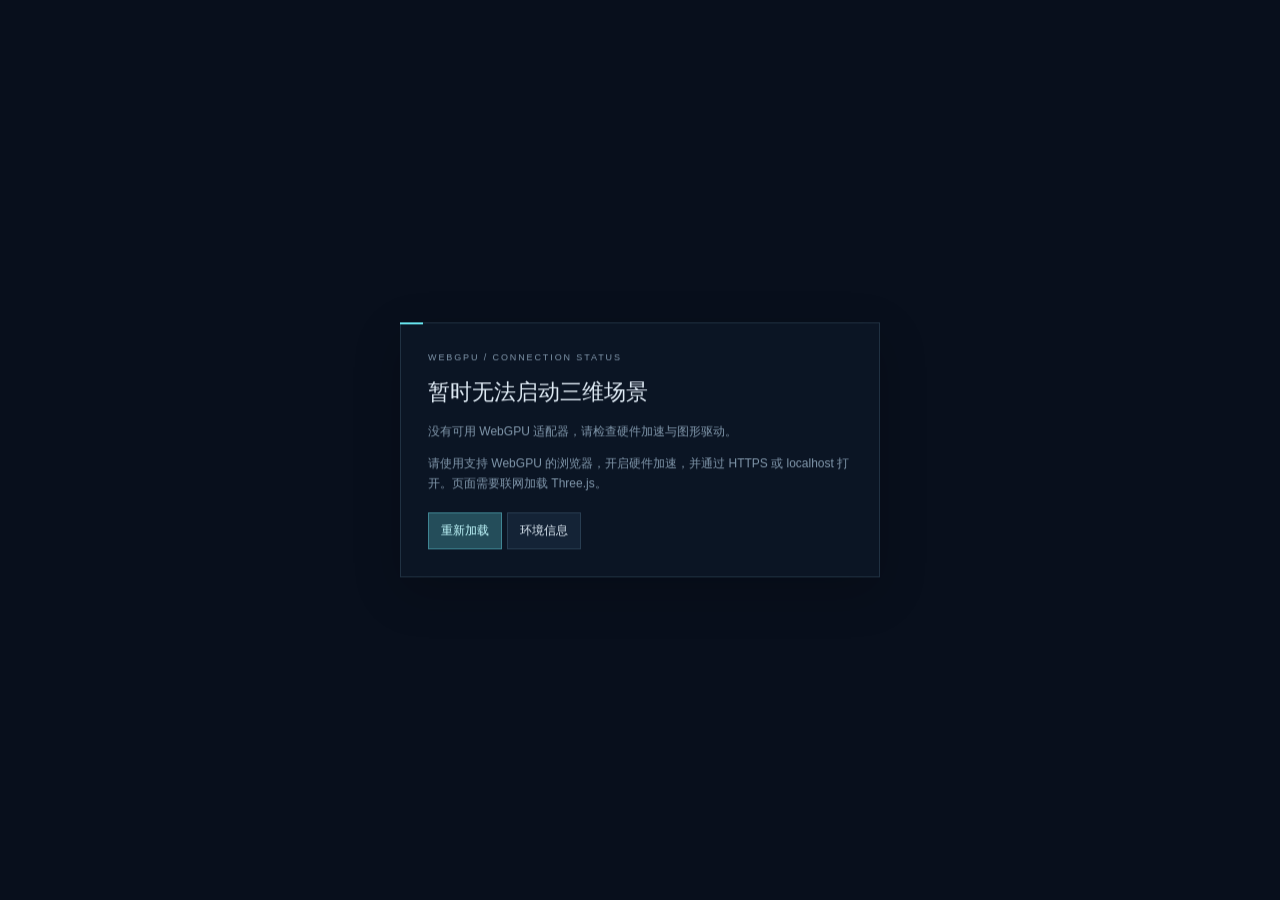
<file: map.html>
<!doctype html>
<html lang="zh-CN">
<head>
<meta charset="utf-8"><meta name="viewport" content="width=device-width,initial-scale=1">
<meta name="theme-color" content="#080f1c"><title>幻想城 / FANTASIA · 垂直都市</title>
<style>
:root{--ink:#dfebf5;--muted:#8198ac;--cyan:#67e4ee;--pink:#eb6cbb;--amber:#f1b273;--line:#8ec7df29;--panel:#0c1625ed}
*{box-sizing:border-box}
::-webkit-scrollbar{width:6px;height:6px}
::-webkit-scrollbar-track{background:transparent}
::-webkit-scrollbar-thumb{background:#395164;border-radius:999px}
::-webkit-scrollbar-thumb:hover{background:#67e4ee}
::-webkit-scrollbar-button{display:none!important;width:0!important;height:0!important}
::-webkit-scrollbar-corner{background:transparent}
body{margin:0;overflow:hidden;background:#080f1c;color:var(--ink);font:12px/1.65 "Segoe UI","Microsoft YaHei",sans-serif}button,input,select{font:inherit;color:inherit}button{cursor:pointer;border:1px solid var(--line);background:#142336;padding:8px 12px;transition:background .18s}button:hover{background:#23394d}button:focus-visible,input:focus-visible,select:focus-visible{outline:2px solid var(--cyan);outline-offset:3px}button:disabled{opacity:.4;cursor:wait}h1,h2,h3,p{margin:0}small{font-size:9px}.mono{font-family:Consolas,monospace;letter-spacing:.08em}.eyebrow{font-size:9px;color:var(--muted);letter-spacing:.21em}.panel{background:var(--panel);border:1px solid var(--line);backdrop-filter:blur(18px);box-shadow:0 15px 45px #0003}.panel:before{content:"";position:absolute;left:-1px;top:-1px;width:23px;height:2px;background:var(--cyan)}
#viewport,#labels{position:fixed;inset:0}#viewport{touch-action:none}#viewport canvas{display:block;width:100%;height:100%}#labels{pointer-events:none;z-index:1}.topbar{position:fixed;top:20px;left:22px;right:22px;height:66px;display:flex;align-items:center;justify-content:space-between;padding:0 20px;z-index:4}.brand{display:flex;align-items:center;gap:15px}.brandmark{font-size:32px;color:var(--cyan);border-right:1px solid var(--line);padding-right:16px}.brand h1{font-size:22px;letter-spacing:.24em;font-weight:550}.brand small{display:block;color:var(--muted);font-size:8px;letter-spacing:.26em}.topnav{display:flex;gap:5px}.topnav button{border:0;background:none;color:var(--muted);padding:9px 18px}.topnav button.active{color:var(--cyan);background:#67e4ee0c}.engine{display:flex;gap:8px;align-items:center;font-size:9px;color:var(--cyan)}.dot{width:5px;height:5px;background:var(--cyan);box-shadow:0 0 10px var(--cyan);border-radius:50%}
.left{position:fixed;top:104px;left:22px;bottom:112px;width:245px;z-index:3;padding:20px 17px;overflow:auto}.left h2{font-size:25px;font-weight:450;letter-spacing:.08em;line-height:1.4;margin:9px 0}.intro{font-size:10px;color:var(--muted);line-height:1.9}.stats{display:grid;grid-template-columns:1fr 1fr;gap:15px 5px;padding:16px 0;border-block:1px solid var(--line);margin:18px 0}.stats strong{font:23px/1.3 Consolas,monospace;display:block;font-weight:400;color:#e0f3ff}.stats span{font-size:9px;color:var(--muted)}.stats strong span{font-size:11px}.sectionhead{display:flex;justify-content:space-between;margin:17px 0 9px;align-items:center}.sectionhead h3{font-size:11px;font-weight:500}.sectionhead small{color:var(--muted);font:8px Consolas,monospace}.search{border:1px solid var(--line);background:#070f1b;width:100%;padding:8px 10px;outline:none;font-size:10px;margin-bottom:8px}.place{display:flex;align-items:center;gap:10px;width:100%;padding:9px 5px;background:none;border:0;text-align:left}.place.selected{background:#5bdef010;border-left:2px solid var(--cyan)}.place .num{font:9px Consolas,monospace;color:#56748a;width:17px}.place b{display:block;font-size:11px;font-weight:450}.place small{display:block;color:var(--muted);font-size:8px}.place .arrow{margin-left:auto;color:#57748b}.layer{display:flex;align-items:center;justify-content:space-between;padding:7px 0;font-size:10px;color:#a4b8c9}.switch{appearance:none;width:27px;height:14px;border:1px solid #415468;background:#263547;cursor:pointer;position:relative;margin:0}.switch:after{content:"";width:8px;height:8px;background:#91a2b0;position:absolute;left:2px;top:2px;transition:transform .2s}.switch:checked{background:#255061;border-color:#45858e}.switch:checked:after{transform:translateX(13px);background:var(--cyan)}
.right{position:fixed;top:104px;right:22px;width:210px;z-index:3}.environment{padding:15px}.environment summary{cursor:pointer;list-style:none;display:flex;justify-content:space-between}.environment summary:after{content:"−";color:var(--cyan)}.environment:not([open]) summary:after{content:"+"}.rangehead{display:flex;justify-content:space-between;color:var(--muted);font-size:9px;margin-top:14px}input[type=range]{accent-color:var(--cyan);width:100%;height:12px;margin:10px 0}.presets{display:flex;gap:4px}.presets button{flex:1;font-size:9px;padding:5px}.environment select{width:100%;border:1px solid var(--line);background:#101e2c;padding:6px;margin-top:8px;font-size:10px}.legend{display:grid;grid-template-columns:1fr 1fr;gap:9px;border-top:1px solid var(--line);padding-top:13px;margin-top:14px;color:var(--muted);font-size:9px}.legend i{display:inline-block;width:6px;height:6px;margin-right:5px}.compass{margin:16px 0 0 auto;width:40px;text-align:center;color:#94b6c9;font:9px Consolas,monospace}.compass b{display:block;line-height:1.2;font-size:30px;font-weight:400}.maptools{position:fixed;right:22px;top:430px;display:flex;flex-direction:column;gap:5px;z-index:3}.maptools button{width:34px;height:34px;padding:0;background:var(--panel);font-size:18px}.maptools .active{color:var(--cyan);border-color:#67e4ee88}
.bottom{position:fixed;bottom:22px;left:287px;right:252px;min-height:72px;z-index:3;display:flex;align-items:center;padding:12px 18px;gap:18px}.view-title{white-space:nowrap;border-right:1px solid var(--line);padding-right:17px}.view-title b{display:block;font-weight:450;font-size:11px}.view-title small{color:var(--muted);font:8px Consolas,monospace}.viewnav{display:flex;flex:1;gap:7px}.viewnav button{flex:1;border:0;background:none;font-size:10px;padding:8px}.viewnav button.active{background:#67e4ee0b;box-shadow:inset 0 -2px var(--cyan);color:var(--cyan)}.viewnav small{display:block;font:8px Consolas,monospace;color:var(--muted);margin-top:4px}.bottom-status{position:fixed;left:22px;bottom:22px;width:245px;padding:12px;font-size:9px;color:var(--muted)}.bottom-status b{display:block;color:var(--cyan);font-weight:450}.minimap{position:fixed;bottom:22px;right:22px;width:210px;padding:10px;z-index:3}.minimap header{display:flex;justify-content:space-between;font-size:9px;margin-bottom:6px}.minimap canvas{display:block;width:188px;height:148px;cursor:crosshair;background:#0b1825}.minimap footer{display:flex;justify-content:space-between;padding-top:6px;font-size:8px;color:var(--muted)}
.maplabel{position:absolute;transform:translate(-50%,-100%);pointer-events:auto;white-space:nowrap;font-size:10px;padding:5px 9px;display:none;background:#102337ed;border:1px solid #679bae66;color:#b3dbe7;box-shadow:0 0 18px #00152655}.maplabel:after{content:"";position:absolute;left:50%;bottom:-20px;height:19px;width:1px;background:#71cfdd66}.maplabel.hero{color:#a4f4f8;border-color:#67e4ee88;box-shadow:0 0 16px #48dbe61a}.maplabel em{font-style:normal;color:var(--cyan);font-size:8px;margin-right:6px}
#detail{display:none;position:fixed;left:287px;bottom:112px;width:320px;padding:18px;z-index:5}.detail-top{display:flex;justify-content:space-between;align-items:center}.detail-top button{background:none;border:0;padding:0;color:var(--muted);font-size:20px}#detail h2{font-size:21px;font-weight:450;margin:6px 0 11px}#detail p{font-size:11px;color:#a4b5c6;line-height:1.9}.source{border-top:1px solid var(--line);padding-top:10px;margin-top:13px;font-size:9px;color:#6e879d}.detail-actions{display:flex;gap:7px;margin-top:14px}.detail-actions button{font-size:10px;padding:7px 10px}.primary{border-color:#5bbdcc80;background:#244d5a;color:#c3fbff}
#loader{position:fixed;inset:0;z-index:20;background:#090f1c;display:flex;align-items:center;justify-content:center;transition:opacity .6s}.loadcard{max-width:480px;padding:30px;text-align:center}.loadsymbol{font-size:66px;line-height:1.6;color:var(--cyan);text-shadow:0 0 45px #67e4ee55}.loadcard h2{font-size:27px;font-weight:400;letter-spacing:.2em;margin-top:9px}.loadcard p{color:var(--muted);font-size:11px}.track{width:220px;height:2px;background:#233246;margin:26px auto}.track i{display:block;width:5%;height:100%;background:var(--cyan);box-shadow:0 0 9px #67e4ee77;transition:width .4s}#fallback{position:fixed;inset:0;z-index:19;display:none;background:#080f1c}#fallback canvas{width:100%;height:100%}.fallbackcard{position:absolute;left:50%;top:50%;transform:translate(-50%,-50%);width:min(480px,90vw);padding:27px}.fallbackcard h2{font-size:22px;font-weight:450;margin:9px 0}.fallbackcard p{font-size:12px;color:var(--muted);margin:12px 0}.fallbackcard button{margin:6px 5px 0 0}.help{display:none;position:fixed;top:50%;left:50%;transform:translate(-50%,-50%);width:min(480px,92vw);padding:28px;z-index:12}.help h2{font-weight:450;font-size:23px}.help p{margin:16px 0;color:#a2b4c5;font-size:12px}.help kbd{border:1px solid #426079;padding:2px 5px;font-size:10px}.help .close{float:right;padding:0 6px;border:0;background:none;font-size:20px}#toast{display:none;position:fixed;top:99px;left:50%;transform:translateX(-50%);max-width:80vw;padding:10px 18px;background:#162d40ed;border:1px solid #67e4ee55;color:#c0e6ee;z-index:22;font-size:11px}.mobile-toggle{display:none}.empty{color:var(--muted);font-size:10px;padding:14px 0}
@media(min-width:1600px){.left,.bottom-status{width:267px}.bottom,#detail{left:309px}}
@media(max-width:1100px){.topnav{display:none}.left,.bottom-status{width:220px}.bottom,#detail{left:260px}.right,.minimap{width:181px}.minimap canvas{width:159px;height:125px}.bottom{right:223px}.view-title{display:none}}
@media(max-width:760px){.topbar{left:12px;right:12px;top:12px;height:59px;padding:0 13px}.brand h1{font-size:17px}.brand small{font-size:7px}.brandmark{font-size:25px;padding-right:10px}.engine{font-size:8px}.version{display:none}.left{display:none;left:12px;top:113px;bottom:100px;width:246px;z-index:8}.left.open{display:block}.mobile-toggle{display:block;position:fixed;left:12px;top:83px;background:var(--panel);z-index:8;font-size:10px}.right{right:12px;top:83px;width:170px}.environment{padding:12px}.environment summary{font-size:10px}.compass{display:none}.bottom{left:12px;right:12px;bottom:12px;padding:6px;min-height:64px}.viewnav button{font-size:10px;padding:8px 3px}.bottom-status{display:none}.minimap{right:12px;bottom:89px;width:145px;padding:8px}.minimap canvas{width:127px;height:100px}.minimap footer{font-size:7px}.maptools{right:12px;top:auto;bottom:257px}.maptools button{width:30px;height:30px;font-size:16px}#detail{left:12px;bottom:89px;width:calc(100vw - 178px);min-width:183px;padding:13px}#detail h2{font-size:17px}#detail p{font-size:10px}.detail-actions{flex-wrap:wrap}.maplabel{font-size:9px;padding:4px 7px}#toast{top:78px;max-width:93vw;width:max-content}}
@media(prefers-reduced-motion:reduce){*{transition:none!important}}
/* Compact exploration layout: no top bar, bottom navigation, statistics or detail cards. */
.left{top:22px;bottom:auto;width:220px;max-height:calc(100vh - 44px);padding:17px 14px}.compact-brand{display:flex;align-items:baseline;justify-content:space-between;margin-bottom:7px}.compact-brand h1{font-size:21px;font-weight:500;letter-spacing:.13em}.left .intro{font-size:10px;margin-bottom:13px}.place{padding:8px 3px}.place small{font:8px/1.8 Consolas,monospace;color:#7593a9}.layers{border-top:1px solid var(--line);margin-top:10px;padding-top:10px}.layers summary{cursor:pointer;font-size:10px;color:#9eb9ca}.gesture-hint{font-size:8px;color:#627e92;border-top:1px solid var(--line);padding-top:11px;margin-top:11px}.right{top:22px;width:193px}.maptools{top:82px}.right:has(.environment[open])~.maptools{top:367px}#toast{top:22px}.environment{max-height:calc(100vh - 48px);overflow:auto}.help p{font-size:11px}
@media(max-width:760px){.left{top:58px;left:12px;width:220px;max-height:calc(100vh - 72px);bottom:auto}.mobile-toggle{top:12px}.right{top:12px;width:170px;right:12px}.maptools{top:65px;bottom:auto}.right:has(.environment[open])~.maptools{top:355px}#toast{top:15px}.gesture-hint{font-size:8px}}
</style>
<script type="importmap">{"imports":{"three":"https://cdn.jsdelivr.net/npm/three@0.186.1/build/three.webgpu.js","three/webgpu":"https://cdn.jsdelivr.net/npm/three@0.186.1/build/three.webgpu.js","three/tsl":"https://cdn.jsdelivr.net/npm/three@0.186.1/build/three.tsl.js","three/addons/":"https://cdn.jsdelivr.net/npm/three@0.186.1/examples/jsm/"}}</script>
</head>
<body>
<div id="viewport" aria-label="幻想城三维交互地图"></div>
<button class="mobile-toggle" id="mobile-menu" aria-expanded="false">☷ 地点</button>
<aside class="left panel" id="sidebar"><div class="compact-brand"><a href="index.html" style="color:inherit;text-decoration:none;display:flex;align-items:baseline;justify-content:space-between;width:100%" title="返回主站首页"><h1>幻想城</h1><span class="eyebrow">FANTASIA · 首页</span></a></div><p class="intro">点击坐标，前往城市一角。</p><div id="places"></div><details class="layers"><summary>图层</summary><label class="layer">地标标签<input class="switch" id="toggle-labels" type="checkbox" checked></label><label class="layer">空中道路<input class="switch" id="toggle-skyways" type="checkbox" checked></label><label class="layer">能量穹顶<input class="switch" id="toggle-dome" type="checkbox" checked></label><label class="layer">车流与列车<input class="switch" id="toggle-traffic" type="checkbox" checked></label><label class="layer">轨道高亮<input class="switch" id="toggle-metro" type="checkbox"></label></details><p class="gesture-hint">拖拽旋转 · 右键平移 · 滚轮缩放</p></aside>
<div class="right"><details class="environment panel"><summary>光影设置 <span class="eyebrow">ENV.</span></summary><div class="rangehead"><span>城市时间</span><span id="time-text" class="mono">19:12</span></div><input id="sun-time" type="range" min="0" max="24" step=".05" value="19.2" aria-label="城市时间"><label class="layer" style="margin-top:9px">日夜流转<input id="toggle-cycle" class="switch" type="checkbox"></label><label class="layer">镜头景深<input id="toggle-dof" class="switch" type="checkbox" checked></label><div class="rangehead"><span>大气雾感</span><span id="fog-text">28%</span></div><input id="fog" type="range" min="0" max="100" value="28" aria-label="雾强度"><select id="quality" aria-label="渲染质量"><option value="balanced">均衡 · 4 级阴影 / 1024px</option><option value="high">精细 · 4 级阴影 / 2048px</option><option value="low">轻量 · 4 级阴影 / 512px</option><option value="ultra-low">极简 · 4 级阴影 / 256px</option></select></details></div>
<div class="maptools" role="toolbar" aria-label="视角工具"><button id="zoom-in" title="放大" aria-label="放大">＋</button><button id="zoom-out" title="缩小" aria-label="缩小">−</button><button id="home" title="全景 [H]" aria-label="全景">⌂</button><button id="orbit" title="环绕 [O]" aria-label="环绕">⟳</button><button id="tour" title="地标巡游" aria-label="地标巡游">▷</button><button id="help-button" title="操作说明" aria-label="操作说明">?</button></div>
<div id="labels"></div>
<section id="help" class="help panel"><button id="close-help" class="close" aria-label="关闭说明">×</button><h2>在城市中漫游</h2><p>左键旋转、右键平移、滚轮缩放。触屏单指旋转，双指平移与缩放。</p><p><kbd>W A S D</kbd> 平移　<kbd>H</kbd> 全景　<kbd>O</kbd> 环绕<br><kbd>Esc</kbd> 停止巡游 / 关闭说明</p><p>点击左侧坐标定位。右侧 ▷ 开始巡游，拖拽可随时停止。</p><button id="help-done" class="primary">继续探索</button></section>
<div id="loader"><div class="loadcard"><div class="loadsymbol">◈</div><div class="eyebrow">FANTASIA / VERTICAL ATLAS 02</div><h2>正在唤醒幻想城</h2><div class="track"><i id="progress"></i></div><p id="load-text">检测 WebGPU 与图形设备…</p></div></div>
<div id="fallback" role="alert"><div id="fallback-card" class="fallbackcard panel"><div class="eyebrow">WEBGPU / CONNECTION STATUS</div><h2>暂时无法启动三维场景</h2><p id="fallback-reason"></p><p>请使用支持 WebGPU 的浏览器，开启硬件加速，并通过 HTTPS 或 localhost 打开。页面需要联网加载 Three.js。</p><button id="retry" class="primary">重新加载</button><button id="fallback-info">环境信息</button></div></div><div id="toast" role="status"></div>
<script>
window.atlasReady=false;
window.showFallback=function(reason){window.atlasFailed=true;document.getElementById('loader').style.display='none';document.getElementById('fallback').style.display='block';document.getElementById('fallback-reason').textContent=reason};
document.getElementById('retry').onclick=()=>location.reload();
document.getElementById('fallback-info').onclick=()=>document.getElementById('fallback-reason').textContent=`安全上下文：${isSecureContext?'是':'否'} · WebGPU 接口：${navigator.gpu?'可用':'不可用'} · 协议：${location.protocol}。建议使用新版 Chrome / Edge 并开启硬件加速。`;
window.bootWatchdog=setTimeout(()=>{if(!window.atlasReady)window.showFallback('初始化超过 90 秒。请检查 CDN 网络、GPU 驱动或重新检测。')},90000);
</script>
<script type="module">
// BEGIN CITY MODEL — deterministic native-TSL procedural island, independently verifiable.
function createCity(THREE,TSL){
  const {uniform,color,float,positionWorld,positionLocal,normalWorld,cameraPosition,sin,fract,step,mix}=TSL;
  const TAU=Math.PI*2,V=(x=0,y=0,z=0)=>new THREE.Vector3(x,y,z);
  let seed=0xFA17A52B;
  const rand=()=>{seed|=0;seed=seed+0x6D2B79F5|0;let t=Math.imul(seed^seed>>>15,1|seed);t=t+Math.imul(t^t>>>7,61|t)^t;return((t^t>>>14)>>>0)/4294967296};
  const between=(a,b)=>a+(b-a)*rand(),pick=a=>a[Math.floor(rand()*a.length)],clamp=THREE.MathUtils.clamp;
  const root=new THREE.Group(),surface=new THREE.Group(),airways=new THREE.Group(),metro=new THREE.Group(),traffic=new THREE.Group(),domeGroup=new THREE.Group(),tower=new THREE.Group(),academy=new THREE.Group();
  root.name='幻想城 / ISLAND CITY / metres';surface.name='Island and surface';airways.name='Multilevel aerial roads';academy.name='幻想学园';tower.name='幻想之塔 / 3200 m';root.add(surface);surface.add(airways,metro,traffic,domeGroup,tower,academy);metro.visible=false;
  const clock=uniform(0),night=uniform(1),stats={buildings:0,trees:0,majorRoads:0,skyways:0,roadSegments:0,areaKm2:0,mountainKm2:0,mountainPeak:0,seed:'FA17A52B',districts:{},towerHeight:3200,academyBuildings:0,highRises:0,campusFenceSegments:0,campusRoads:0};
  const buildings=[],roadGraph=[],allRoads=[],batches=new Map(),trainRoutes=[],checkedPlots=[],campusPaths=[],parcelEnvelopes=[];
  const geos={box:new THREE.BoxGeometry(1,1,1),cylinder:new THREE.CylinderGeometry(1,1,1,8),cone:new THREE.ConeGeometry(1,1,5),ico:new THREE.IcosahedronGeometry(1,0),octa:new THREE.OctahedronGeometry(1,0)};
  const mat=(c,extra={})=>new THREE.MeshStandardNodeMaterial({color:c,roughness:.72,metalness:.12,flatShading:true,...extra});
  const glow=(c,k=1.7)=>new THREE.MeshBasicNodeMaterial({colorNode:color(c).mul(k),toneMapped:false});
  const M={ground:mat('#2e4054'),cliff:mat('#33445b'),road:mat('#3b4e62'),trim:mat('#657e96'),dark:mat('#2b3d52'),alloy:mat('#d2dce9',{metalness:.3,roughness:.5}),academy:mat('#98acc4'),roof:mat('#405770'),glass:mat('#3b6480',{metalness:.25,roughness:.33}),rock:mat('#475169'),rust:mat('#80646b'),leaf:mat('#3c6c71'),black:mat('#152337'),white:mat('#a7b9cc'),cyan:glow('#5acbdd',1.55),pink:glow('#d767a5',1.65),amber:glow('#edb171',1.65),ice:glow('#b3edff',2.4),violet:glow('#9394e8',1.9)};
  const facade=mat('#ffffff',{roughness:.55});
  const windows=step(.48,fract(positionWorld.y.div(9))).mul(step(.48,fract(positionWorld.x.add(positionWorld.z).div(15))));
  const lit=step(.57,fract(sin(positionWorld.x.div(15).floor().mul(3.7).add(positionWorld.z.div(15).floor().mul(4.9)).add(positionWorld.y.div(9).floor())).mul(153.3)));
  const distant=cameraPosition.sub(positionWorld).length().smoothstep(1800,11000).oneMinus().mul(.7).add(.3);
  facade.emissiveNode=mix(color('#72bfd1'),color('#efb185'),step(.58,fract(positionWorld.x.mul(.0007)))).mul(windows).mul(lit).mul(distant).mul(normalWorld.y.abs().oneMinus()).mul(night.mul(.34).add(.06));
  function add(kind,x,y,z,w,h,d,material=M.trim,rotation=0,tint=null,parent=surface,q=null){const key=kind+material.uuid+parent.uuid;if(!batches.has(key))batches.set(key,{kind,material,parent,items:[]});batches.get(key).items.push({x,y,z,w,h,d,rotation,tint,q})}
  const box=(x,y,z,w,h,d,m=M.trim,r=0,t=null,p=surface)=>add('box',x,y,z,w,h,d,m,r,t,p);
  function mesh(geometry,material,x=0,y=0,z=0,parent=surface){const o=new THREE.Mesh(geometry,material);o.position.set(x,y,z);o.castShadow=!material.isMeshBasicNodeMaterial;o.receiveShadow=true;parent.add(o);return o}
  function beam(a,b,w,h,material=M.trim,parent=surface){const delta=b.clone().sub(a),p=a.clone().add(b).multiplyScalar(.5),len=delta.length();if(len<.01)return;const q=new THREE.Quaternion().setFromUnitVectors(V(0,0,1),delta.divideScalar(len));add('box',p.x,p.y,p.z,w,h,len,material,0,null,parent,q)}
  function ring(x,y,z,r,width,material,parent=surface,segments=64){const o=mesh(new THREE.RingGeometry(r-width/2,r+width/2,segments),material,x,y,z,parent);o.rotation.x=-Math.PI/2;o.castShadow=false;return o}
  const coast=a=>6100+290*Math.sin(3*a+.7)+210*Math.cos(5*a-.4)+135*Math.sin(9*a);
  const inside=(x,z,margin=0)=>Math.hypot(x,z)<coast(Math.atan2(z,x))-margin;
  // Only the academic precinct is a road exclusion. Other plots are selected AFTER the roads.
  const sites=[
    {id:'tower',x:0,z:0,r:940},
    {id:'academy',x:3450,z:-1370,rx:2140,rz:1690},
    {id:'arena',x:4980,z:-1450,r:520},
    {id:'clinic',x:4770,z:-450,r:120},
    {id:'cafe',x:4780,z:180,r:150},
    {id:'home',x:-2220,z:3480,r:200},
    {id:'phantom',x:-3390,z:-1950,r:225},
    {id:'committee',x:-1310,z:-1740,r:265},
    {id:'prison',x:-800,z:-5440,hw:290,hd:250},
    {id:'station',x:500,z:4710,hw:640,hd:600},
    {id:'port',x:3980,z:3520,hw:670,hd:650},
    {id:'mall',x:-3400,z:2300,r:640},
    {id:'park',x:-950,z:3250,r:650},
    {id:'villas',x:-3480,z:-3320,r:730}
  ];
  const siteById=Object.fromEntries(sites.map(s=>[s.id,s]));
  function siteDistance(x,z,s){return s.rx?(Math.hypot((x-s.x)/s.rx,(z-s.z)/s.rz)-1)*Math.min(s.rx,s.rz):s.r?Math.hypot(x-s.x,z-s.z)-s.r:Math.max(Math.abs(x-s.x)-s.hw,Math.abs(z-s.z)-s.hd)}
  const smooth=(a,b,x)=>{const t=clamp((x-a)/(b-a),0,1);return t*t*(3-2*t)};
  function terrainHeight(x,z){
    const north=smooth(2100,3650,-z),east=smooth(-2700,100,x);
    const ridge=850*Math.exp(-(((x-2500)/2450)**2+((z+4300)/1650)**2))+570*Math.exp(-(((x-4550)/1500)**2+((z+3150)/1900)**2))+480*Math.exp(-(((x+150)/2000)**2+((z+5350)/1300)**2))+430*Math.exp(-(((x-1750)/720)**2+((z+4250)/850)**2))+380*Math.exp(-(((x-3920)/840)**2+((z+4050)/720)**2));
    const detail=.8+.12*Math.sin(x*.0021+z*.0008)+.08*Math.cos(z*.0037-x*.0013)+.045*Math.sin((x+z)*.006);
    const mask=smooth(40,1400,siteDistance(x,z,siteById.academy));
    return 2.25*ridge*north*east*detail*mask;
  }
  const occupiedCells=new Map(),plotCell=240;
  function nearbyPlots(x,z,r){const found=new Set();for(let i=Math.floor((x-r)/plotCell);i<=Math.floor((x+r)/plotCell);i++)for(let j=Math.floor((z-r)/plotCell);j<=Math.floor((z+r)/plotCell);j++)for(const p of occupiedCells.get(i+','+j)||[])found.add(p);return found}
  function occupy(p){checkedPlots.push(p);for(let i=Math.floor((p.x-p.r)/plotCell);i<=Math.floor((p.x+p.r)/plotCell);i++)for(let j=Math.floor((p.z-p.r)/plotCell);j<=Math.floor((p.z+p.r)/plotCell);j++){const key=i+','+j;if(!occupiedCells.has(key))occupiedCells.set(key,[]);occupiedCells.get(key).push(p)}}
  function footprint(w,d,style){const r=Math.hypot(Math.max(w*(style==='cantilever'?.96:.66),w/2+9),Math.max(d*.61,d/2+9))+5;return style==='villa'?Math.max(r,68):r}
  const roofAllowance=style=>style==='station'?165:style==='gallery'?150:style==='mall'?112:style==='twin'?74:style==='terrace'||style==='ziggurat'?58:style==='lantern'?64:48;
  function canPlace(x,z,r,top,owner=null){
    if(!inside(x,z,r+15)||terrainHeight(x,z)>3)return false;
    if(sites.some(s=>s.id!==owner&&siteDistance(x,z,s)<r+16))return false;
    if(roadClearance(x,z,r)<top)return false;
    for(const p of nearbyPlots(x,z,r+230))if(Math.hypot(p.x-x,p.z-z)<p.r+r+10)return false;
    return true;
  }
  function tree(x,z,s=1,y=8,parent=surface){stats.trees++;add('cylinder',x,y+6*s,z,2*s,12*s,2*s,M.trim,0,null,parent);add('ico',x,y+18*s,z,10*s,16*s,10*s,M.leaf,rand()*6,null,parent)}
  function building(x,z,w,d,h,tint,style='slab',base=6,rotation=0,parent=surface){
    stats.buildings++;if(h>200)stats.highRises++;if(parent===academy)stats.academyBuildings++;
    const record={x,z,w,d,h,style,base,rotation,campus:parent===academy,top:base+h+roofAllowance(style),r:footprint(w,d,style)};buildings.push(record);
    const local=(u,v,y,ww,hh,dd,m,r=0,t=null)=>box(x+u*Math.cos(rotation)+v*Math.sin(rotation),y,z-u*Math.sin(rotation)+v*Math.cos(rotation),ww,hh,dd,m,rotation+r,t,parent);
    box(x,base+4,z,w+12,8,d+12,M.dark,rotation,null,parent);
    if(style==='octagonal'||style==='lantern')add('cylinder',x,base+h/2,z,w*.57,h,d*.57,facade,rotation,tint,parent);
    else if(style==='courtyard'||style==='gallery'){local(-w*.36,0,base+h/2,w*.28,h,d,facade,0,tint);local(w*.36,0,base+h/2,w*.28,h,d,facade,0,tint);local(0,-d*.36,base+h/2,w*.44,h,d*.28,facade,0,tint);local(0,d*.36,base+h/2,w*.44,h,d*.28,facade,0,tint)}
    else if(style==='blade'){local(-w*.23,0,base+h/2,w*.36,h,d,facade,0,tint);local(w*.23,d*.1,base+h*.38,w*.34,h*.76,d*.75,M.glass)}
    else box(x,base+h/2,z,w,h,d,facade,rotation,tint,parent);
    if(style==='terrace'||style==='ziggurat'||style==='mall'){for(let k=1;k<=3;k++)local(k*w*.075,0,base+h+k*13,w*(1-k*.16),26,d*(1-k*.12),facade,0,tint)}
    if(style==='cantilever'){local(w*.28,0,base+h*.79,w*1.25,h*.15,d*.8,facade,0,tint);local(-w*.38,0,base+h*.48,w*.5,h*.12,d*1.12,M.trim)}
    if(style==='twin'){local(-w*.32,0,base+h+35,w*.28,70,d*.7,facade,0,tint);local(w*.32,0,base+h+35,w*.28,70,d*.7,facade,0,tint)}
    if(style!=='courtyard'&&style!=='gallery')local(0,0,base+h+2,w+4,4,d+4,M.roof);
    const neon=pick([M.cyan,M.pink,M.amber,M.violet]);
    if(style==='lantern'){add('cylinder',x,base+h+18,z,w*.58,32,d*.58,M.glass,rotation,null,parent);add('cylinder',x,base+h+36,z,w*.6,4,d*.6,neon,rotation,null,parent)}
    if(style==='arcade'){for(let k=0;k<5;k++)local(-w*.4+k*w*.2,-d*.5-4,base+10,3,20,5,M.alloy);local(0,-d*.5-5,base+21,w,3,11,M.trim)}
    if(style==='villa'){local(w*.17,0,base+h+5,w*.66,10,d*.74,facade,0,tint);local(0,0,base+h+12,w*1.1,3,d*1.08,M.alloy);local(-w*.18,0,base+h+15,w*.4,2,d*.65,M.glass)}
    if(h>130){for(let k=1;k<=3;k++)local(0,-d*.5-2,base+h*k/4,w*.83,2,1.5,M.glass);local(-w*.36,-d*.5-2,base+h*.55,2,h*.78,2,neon);local(w*.33,-d*.5-2,base+h*.4,1.6,h*.35,2,neon)}
    if(h>240){local(0,0,base+h+20,3,40,3,M.trim);local(0,0,base+h+43,4,5,4,neon)}
    if(rand()<.29&&h>40){const bh=Math.min(55,h*.36);local(w*.49,-d*.5-4,base+h*.6,Math.min(w*.22,20),bh,4,neon);for(let i=0;i<4;i++)local(w*.49,-d*.5-7,base+h*.6-bh*.32+i*bh*.21,Math.min(w*.16,14),3,2,M.dark)}
    if(rand()<.28&&base>=0)local(0,0,base+h+7,w*.24,11,d*.27,M.trim);
    return record;
  }
  function placedBuilding(id,x,z,w,d,h,tint,style='slab',rotation=0,owner=null){const r=footprint(w,d,style),top=6+h+roofAllowance(style);if(!canPlace(x,z,r,top,owner))return null;const b=building(x,z,w,d,h,tint,style,6,rotation);b.id=id;b.checked=true;b.owner=owner;occupy({id,x,z,r,top,owner});return b}
  // ONE indexed terrain surface, continuous from level streets to the northern/eastern ridges.
  const islandVertices=[0,0,0],islandColors=[],indices=[],cliffVertices=[],N=240,RINGS=92;
  const lowColor=new THREE.Color('#2e4054'),hillColor=new THREE.Color('#605e63'),rockColor=new THREE.Color('#858995'),vertexColor=new THREE.Color();
  islandColors.push(...lowColor.toArray());
  for(let j=1;j<=RINGS;j++)for(let i=0;i<N;i++){const a=i/N*TAU,r=coast(a)*j/RINGS,x=Math.cos(a)*r,z=Math.sin(a)*r,y=terrainHeight(x,z);islandVertices.push(x,y,z);stats.mountainPeak=Math.max(stats.mountainPeak,y);vertexColor.copy(lowColor).lerp(hillColor,smooth(30,400,y)).lerp(rockColor,smooth(850,2400,y));if(y>100)vertexColor.multiplyScalar(.88+.07*Math.sin(x*.012+z*.004)+.05*Math.cos(z*.017-x*.008));islandColors.push(...vertexColor.toArray())}
  const vi=(j,i)=>1+(j-1)*N+(i+N)%N;
  for(let i=0;i<N;i++)indices.push(0,vi(1,i+1),vi(1,i));
  for(let j=1;j<RINGS;j++)for(let i=0;i<N;i++)indices.push(vi(j,i),vi(j,i+1),vi(j+1,i),vi(j,i+1),vi(j+1,i+1),vi(j+1,i));
  const terrainGeometry=new THREE.BufferGeometry();terrainGeometry.setAttribute('position',new THREE.Float32BufferAttribute(islandVertices,3));terrainGeometry.setAttribute('color',new THREE.Float32BufferAttribute(islandColors,3));terrainGeometry.setIndex(indices);terrainGeometry.computeVertexNormals();
  const terrain=mesh(terrainGeometry,mat('#ffffff',{vertexColors:true,flatShading:false,metalness:.04}));terrain.name='Continuous island terrain';
  let area=0;
  for(let i=0;i<N;i++){
    const a=i/N*TAU,b=(i+1)/N*TAU,r=coast(a),s=coast(b),x=r*Math.cos(a),z=r*Math.sin(a),xx=s*Math.cos(b),zz=s*Math.sin(b);
    area+=Math.abs(x*zz-z*xx)/2;const y1=terrainHeight(x,z),y2=terrainHeight(xx,zz);
    const foot=.88+.025*Math.sin(a*7),yy=-480-90*Math.sin(a*5);cliffVertices.push(x,y1,z,xx,y2,zz,xx*foot,yy,zz*foot,x,y1,z,xx*foot,yy,zz*foot,x*foot,yy,z*foot);
    if(i%3===0&&y1<80){beam(V(x,y1+12,z),V(xx,y2+12,zz),5,3,i%4?M.cyan:M.pink);box(x,y1-130,z,12,270,12,M.dark);box(x,y1-135,z,3,230,3,M.cyan)}
  }
  const cliffGeometry=new THREE.BufferGeometry();cliffGeometry.setAttribute('position',new THREE.Float32BufferAttribute(cliffVertices,3));cliffGeometry.computeVertexNormals();mesh(cliffGeometry,M.cliff);
  for(let z=-6200;z<6200;z+=100)for(let x=-6200;x<6200;x+=100)if(inside(x,z)&&terrainHeight(x,z)>50)stats.mountainKm2+=.01;
  stats.mountainKm2=Math.round(stats.mountainKm2*10)/10;
  stats.mountainPeak=Math.round(stats.mountainPeak);
  stats.areaKm2=Math.round(area/1e6*10)/10;
  const seaMat=mat('#081923',{roughness:.32,metalness:.6});seaMat.colorNode=mix(color('#07121f'),color('#153043'),sin(positionWorld.x.mul(.002).add(positionWorld.z.mul(.001)).add(clock.mul(.08))).mul(.5).add(.5));
  const sea=mesh(new THREE.CircleGeometry(35000,96),seaMat,0,-550,0);sea.rotation.x=-Math.PI/2;sea.castShadow=false;
  // A spatial road index keeps procedural buildings away from road decks at all heights.
  const roadCells=new Map(),cellSize=220;
  const supports=[];
  function indexSegment(a,b,width,support=false){const segment={a,b,width,support};const pad=width/2+25;for(let x=Math.floor((Math.min(a.x,b.x)-pad)/cellSize);x<=Math.floor((Math.max(a.x,b.x)+pad)/cellSize);x++)for(let z=Math.floor((Math.min(a.z,b.z)-pad)/cellSize);z<=Math.floor((Math.max(a.z,b.z)+pad)/cellSize);z++){const key=x+','+z;if(!roadCells.has(key))roadCells.set(key,[]);roadCells.get(key).push(segment)}}
  function roadClearance(x,z,r){let ceiling=1800;const nearby=new Set();for(let i=Math.floor((x-r-40)/cellSize);i<=Math.floor((x+r+40)/cellSize);i++)for(let j=Math.floor((z-r-40)/cellSize);j<=Math.floor((z+r+40)/cellSize);j++)for(const s of roadCells.get(i+','+j)||[])nearby.add(s);for(const s of nearby){const dx=s.b.x-s.a.x,dz=s.b.z-s.a.z,t=clamp(((x-s.a.x)*dx+(z-s.a.z)*dz)/(dx*dx+dz*dz||1),0,1);if(Math.hypot(x-s.a.x-dx*t,z-s.a.z-dz*t)<r+s.width/2+14){const y=s.a.y+(s.b.y-s.a.y)*t;if(s.support||y<45)return 0;ceiling=Math.min(ceiling,Math.min(s.a.y,s.b.y)-25)}}return ceiling}
  function urbanPoint(p){
    // A district-scale northern development boundary leaves the high barren ridges road-free.
    if(p.z<-2350){const weight=smooth(-1900,0,p.x);p.z+=(-2350-p.z)*weight*.96}
    const a=Math.atan2(p.z,p.x),r=Math.hypot(p.x,p.z),limit=coast(a)-110;if(r>limit){p.x*=limit/r;p.z*=limit/r}return p;
  }
  function routeCampus(controls,closed){
    const school=siteById.academy,rx=school.rx+175,rz=school.rz+175;
    const metric=p=>Math.hypot((p.x-school.x)/rx,(p.z-school.z)/rz);
    const angle=p=>Math.atan2((p.z-school.z)/rz,(p.x-school.x)/rx);
    const at=(a,y)=>V(school.x+Math.cos(a)*rx,y,school.z+Math.sin(a)*rz);
    const base=new THREE.CatmullRomCurve3(controls,closed,'centripetal');
    let raw=base.getSpacedPoints(Math.max(24,Math.ceil(base.getLength()/90)));
    if(closed){raw.pop();const start=raw.findIndex(p=>metric(p)>=1.02);if(start>0)raw=raw.slice(start).concat(raw.slice(0,start));raw.push(raw[0].clone())}
    if(metric(raw[0])<1)raw[0]=at(angle(raw[0]),raw[0].y);
    const nodes=[raw[0]];
    for(let i=1;i<raw.length;i++){
      if(metric(raw[i])>=1){nodes.push(raw[i]);continue}
      const entry=nodes[nodes.length-1];let j=i;while(j<raw.length&&metric(raw[j])<1)j++;
      if(j===raw.length&&!closed){nodes.push(at(angle(raw[i]),raw[i].y));break}
      const exit=j<raw.length?raw[j]:at(angle(raw[raw.length-1]),raw[raw.length-1].y),aa=angle(entry),bb=angle(exit);
      let delta=((bb-aa+Math.PI*3)%TAU)-Math.PI;const steps=Math.max(3,Math.ceil(Math.abs(delta)/.055));
      for(let k=0;k<=steps;k++)nodes.push(at(aa+delta*k/steps,entry.y+(exit.y-entry.y)*k/steps));
      nodes.push(exit);i=j;
    }
    const unique=nodes.filter((p,i)=>!i||p.distanceTo(nodes[i-1])>2);if(closed&&unique[0].distanceTo(unique[unique.length-1])<2)unique.pop();
    // Fillet the approach/arc joins over a meaningful road-scale length, not a tiny sharp cusp.
    let rounded=[unique[0]];for(let i=1;i<unique.length;i++)if(unique[i].distanceTo(rounded[rounded.length-1])>=300||i===unique.length-1)rounded.push(unique[i]);
    if(closed)while(rounded.length>4&&rounded[rounded.length-1].distanceTo(rounded[0])<300)rounded.pop();
    for(let round=0;round<4;round++){const next=closed?[]:[rounded[0]];for(let i=0;i<(closed?rounded.length:rounded.length-1);i++){const a=rounded[i],b=rounded[(i+1)%rounded.length];next.push(a.clone().lerp(b,.25),a.clone().lerp(b,.75))}if(!closed)next.push(rounded[rounded.length-1]);rounded=next}
    return new THREE.CatmullRomCurve3(rounded,closed,'centripetal');
  }
  function road(name,controls,{closed=false,width=32,elevated=false,material=M.cyan,parent=elevated?airways:surface,index=true,count=true}={}){
    const spline=routeCampus(controls,closed),samples=Math.max(36,Math.ceil(spline.getLength()/32));
    const routed=spline.getSpacedPoints(samples),points=[],vertices=[],up=V(0,1,0),sides=[];
    for(const p of routed){p.y+=terrainHeight(p.x,p.z)+allRoads.length*.017;const last=points[points.length-1];if(last&&Math.hypot(p.x-last.x,p.z-last.z)<.5)last.y=Math.max(last.y,p.y);else points.push(p)}
    // Grade-constrained smoothing only raises decks: it cannot drive a road through the ground.
    for(let round=0;round<3;round++){
      for(let i=1;i<points.length;i++){const a=points[i-1],b=points[i];b.y=Math.max(b.y,a.y-.28*Math.hypot(b.x-a.x,b.z-a.z))}
      for(let i=points.length-2;i>=0;i--){const a=points[i],b=points[i+1];a.y=Math.max(a.y,b.y-.28*Math.hypot(b.x-a.x,b.z-a.z))}
      if(closed)points[0].y=points[points.length-1].y=Math.max(points[0].y,points[points.length-1].y);
    }
    // The same final piecewise curve drives deck geometry, the collision index and moving traffic.
    const curve=new THREE.CurvePath();for(let i=1;i<points.length;i++)if(points[i].distanceTo(points[i-1])>.01)curve.add(new THREE.LineCurve3(points[i-1],points[i]));curve.getLength();
    for(let i=0;i<points.length;i++){const before=points[Math.max(0,i-1)],after=points[Math.min(points.length-1,i+1)],t=after.clone().sub(before).normalize();sides.push(new THREE.Vector3().crossVectors(t,up).normalize())}
    for(let i=0;i<points.length-1;i++){
      const a=points[i],b=points[i+1],n=sides[i],nn=sides[i+1],p=a.clone().addScaledVector(n,width/2),q=a.clone().addScaledVector(n,-width/2),r=b.clone().addScaledVector(nn,width/2),s=b.clone().addScaledVector(nn,-width/2);
      vertices.push(...p.toArray(),...q.toArray(),...r.toArray(),...q.toArray(),...s.toArray(),...r.toArray());
      if(index)indexSegment(a,b,width);stats.roadSegments++;
      if(elevated||a.y-terrainHeight(a.x,a.z)>22){beam(a.clone().addScaledVector(n,width*.49).add(V(0,2,0)),b.clone().addScaledVector(nn,width*.49).add(V(0,2,0)),2.1,2.2,material,parent);beam(a.clone().addScaledVector(n,-width*.49).add(V(0,2,0)),b.clone().addScaledVector(nn,-width*.49).add(V(0,2,0)),2.1,2.2,material,parent);beam(a.clone().add(V(0,-5,0)),b.clone().add(V(0,-5,0)),width*.56,8,M.dark,parent);
        if(i%15===0&&a.y-terrainHeight(a.x,a.z)>70){const ground=terrainHeight(a.x,a.z);box(a.x,(a.y+ground)/2-3,a.z,10,a.y-ground-6,10,M.trim,0,null,parent);beam(V(a.x-32,a.y-50,a.z),a,6,6,M.trim,parent);beam(V(a.x+32,a.y-50,a.z),a,6,6,M.trim,parent);indexSegment(a,a,76,true);supports.push({x:a.x,z:a.z,r:38,ground,top:a.y})}}
      else if(i%3===0){beam(a.clone().addScaledVector(n,width*.46).add(V(0,.8,0)),b.clone().addScaledVector(nn,width*.46).add(V(0,.8,0)),1.4,.8,material,parent)}
      if(i%2===0){const c=a.clone().lerp(b,.34).add(V(0,1,0)),d=a.clone().lerp(b,.55).add(V(0,1,0));beam(c,d,1,1,M.white,parent)}
    }
    const geometry=new THREE.BufferGeometry();geometry.setAttribute('position',new THREE.Float32BufferAttribute(vertices,3));geometry.computeVertexNormals();const ribbon=mesh(geometry,M.road,0,0,0,parent);ribbon.material.side=THREE.DoubleSide;ribbon.name=name;ribbon.castShadow=elevated;
    const data={name,elevated,width,curve,closed,avoidance:['academy'],segments:points.map(p=>({x:p.x,y:p.y,z:p.z}))};allRoads.push(data);if(count){roadGraph.push(data);stats.majorRoads++;if(elevated)stats.skyways++}return data;
  }
  const names=['时序','星空','回声','幻影','梧桐','流光','无尽','长风','白塔','灵犀','穹顶','新生','晨曦','青岚','量子','深蓝','折光','涟漪','极昼','学园','归途','远星','天幕','光谱'];
  // 24 irregular radials and 12 broken/eccentric loops, rather than an orthogonal grid.
  for(let j=0;j<24;j++){const pts=[],baseAngle=j/24*TAU,northFactor=smooth(-.55,-.1,Math.cos(baseAngle))*smooth(.4,.9,-Math.sin(baseAngle)),endRadius=5780-3480*northFactor;for(let k=0;k<=17;k++){const r=1050+(endRadius-1050)*k/17,a=baseAngle+.10*Math.sin(k*.46+j*.72)+.025*k/17;pts.push(urbanPoint(V(Math.cos(a)*r,7,Math.sin(a)*r)))}road(names[j]+'大道',pts,{width:j%3?30:48,material:j%4?M.cyan:M.amber})}
  const ringRadii=[1140,1460,1790,2110,2450,2800,3160,3570,3990,4510,5480,5830];
  for(let j=0;j<12;j++){const pts=[],r=ringRadii[j];for(let k=0;k<72;k++){const a=k/72*TAU,rr=r+65*Math.sin(a*3+j*.8)+45*Math.cos(a*5-j);pts.push(urbanPoint(V(Math.cos(a)*rr,8+j%3,Math.sin(a)*rr)))}road(names[j]+'环街',pts,{closed:true,width:j%3?26:44,material:j%2?M.cyan:M.pink})}
  // 12 banked-in-plan aerial express loops + 8 rising connections; each has real deck geometry.
  for(let j=0;j<12;j++){const pts=[],r=1550+j*315;for(let k=0;k<48;k++){const a=k/48*TAU,rr=r+160*Math.sin(a*2+j*.75)+130*Math.cos(a*3-j*.9);const y=180+(j%4)*130+50*(1+Math.sin(a*2+j));pts.push(urbanPoint(V(Math.cos(a)*rr,y,Math.sin(a)*rr)))}road(names[j]+'空中快速路',pts,{closed:true,width:j%3?34:46,elevated:true,material:j%3===0?M.pink:j%3===1?M.cyan:M.amber})}
  for(let j=0;j<8;j++){const pts=[];for(let k=0;k<=24;k++){const t=k/24,a=j/8*TAU+t*.75,r=1700+t*3550,y=12+Math.sin(Math.PI*t)*420;pts.push(urbanPoint(V(Math.cos(a)*r,y,Math.sin(a)*r)))}road(names[j]+'螺旋联络线',pts,{elevated:true,width:30,material:j%2?M.pink:M.cyan})}
  // Railways are indexed BEFORE building placement, exactly like roads.
  for(let j=0;j<3;j++){const pts=[];for(let k=0;k<48;k++){const a=k/48*TAU,r=1900+j*1200+150*Math.sin(a*3+j);pts.push(urbanPoint(V(Math.cos(a)*r,110+j*75,Math.sin(a)*r)))}const data=road('轨道 '+(j+1),pts,{closed:true,width:13,elevated:true,material:[M.ice,M.amber,M.violet][j],parent:surface,count:false});trainRoutes.push(data.curve);for(let k=1;k<data.segments.length;k++){const a=data.segments[k-1],b=data.segments[k];beam(V(a.x,a.y+13,a.z),V(b.x,b.y+13,b.z),8,3,[M.cyan,M.amber,M.violet][j],metro)}}
  const school=siteById.academy,gateAngle=Math.acos((3100-school.x)/school.rx),gateZ=school.z+Math.sin(gateAngle)*school.rz;
  const entryA=V(3100,8,gateZ-45),entryB=V(3100,8,gateZ+225);indexSegment(entryA,entryB,76);allRoads.push({name:'学园入口接驳道',width:76,elevated:false,campus:true,segments:[entryA,entryB]});
  // Pick feasible urban blocks from the finished network; roads never receive these plot positions.
  const allocated=[siteById.tower,siteById.academy];
  function assignSite(id,probeRadius,top,reserveRadius=probeRadius+20,preferred=null){
    const s=siteById[id],cx=preferred?.[0]??s.x,cz=preferred?.[1]??s.z;
    const fits=(x,z)=>inside(x,z,reserveRadius+35)&&terrainHeight(x,z)<.5&&allocated.every(a=>siteDistance(x,z,a)>reserveRadius+35)&&roadClearance(x,z,probeRadius)>top;
    let found=null;
    for(let distance=0;distance<=5600&&!found;distance+=65){const count=distance?Math.max(16,Math.ceil(TAU*distance/65)):1;for(let k=0;k<count;k++){const a=k/count*TAU,x=cx+Math.cos(a)*distance,z=cz+Math.sin(a)*distance;if(fits(x,z)){found={x,z};break}}}
    if(!found)throw new Error('路网中没有可用街区：'+id);
    Object.assign(s,found,{r:reserveRadius,queryRadius:probeRadius});delete s.hw;delete s.hd;allocated.push(s);parcelEnvelopes.push({id,x:s.x,z:s.z,r:probeRadius,top});
  }
  assignSite('mall',260,220,285);assignSite('park',230,120,255);
  assignSite('station',240,280,265);assignSite('port',260,270,285);
  assignSite('villas',180,80,575);
  assignSite('clinic',105,85,125,[5050,500]);assignSite('cafe',130,90,155,[4780,620]);
  assignSite('home',205,150,230);assignSite('phantom',170,570,195);assignSite('committee',220,400,245);
  assignSite('prison',210,150,240,[-2500,-4850]);
  const reserved=(x,z,p=0)=>sites.some(s=>siteDistance(x,z,s)<p);
  // Jittered close-packed plots align to local curved roads; sparse mega-towers puncture the canopy.
  const palette=['#55758b','#606983','#748199','#536e8e','#6c5d80','#477583','#79627f'];
  for(let iz=-58;iz<=58;iz++)for(let ix=-58;ix<=58;ix++){
    const x=ix*106+(iz%2)*51+between(-23,23),z=iz*106+between(-23,23);if(!inside(x,z,100)||reserved(x,z,65)||terrainHeight(x,z)>3)continue;
    const w=between(32,67),d=between(32,64);
    const dist=Math.hypot(x,z),a=Math.atan2(z,x),cluster=Math.max(0,Math.sin(a*3+.7)*Math.cos(dist*.0013));
    const zone=x<-2800&&z<1700&&z>-1800?'nightlife':z<-3500?'research':x>3400&&z>1900?'industry':dist<2500?'business':z>2900?'south':x>1700?'campus':'residential';
    let h=zone==='business'?between(125,350)+cluster*120:zone==='industry'?between(20,52):between(26,110)+cluster*45;if(zone!=='business'&&rand()<.035)h+=between(100,230);
    const rot=a+Math.PI/2+between(-.36,.36),style=zone==='industry'?'arcade':pick(zone==='business'?['blade','twin','lantern','cantilever','octagonal']:['slab','arcade','courtyard','terrace','ziggurat','lantern']);
    const r=footprint(w,d,style),ceiling=roadClearance(x,z,r);h=Math.min(h,ceiling-roofAllowance(style)-14);if(h<18)continue;
    const b=placedBuilding('block-'+ix+'-'+iz,x,z,w,d,h,pick(palette),style,rot);if(!b)continue;b.zone=zone;stats.districts[zone]=(stats.districts[zone]||0)+1;
  }
  // White-alloy colossal tower: nine buttresses, suspended crowns, lift ribs, 3.2 km pinnacle.
  ring(0,7,0,890,32,M.trim,tower);ring(0,10,0,847,6,M.cyan,tower);ring(0,12,0,470,240,M.dark,tower);
  mesh(new THREE.CylinderGeometry(345,430,120,12),M.alloy,0,66,0,tower);
  mesh(new THREE.CylinderGeometry(205,300,940,9),M.alloy,0,590,0,tower);
  mesh(new THREE.CylinderGeometry(105,205,1130,9),M.alloy,0,1625,0,tower);
  mesh(new THREE.CylinderGeometry(52,105,520,9),M.alloy,0,2450,0,tower);
  mesh(new THREE.ConeGeometry(55,420,9),M.alloy,0,2920,0,tower);
  add('octa',0,3120,0,35,80,35,M.ice,0,null,tower);
  for(let j=0;j<9;j++){
    const a=j/9*TAU,c=Math.cos(a),s=Math.sin(a);building(c*635,s*635,86,100,260+(j%3)*110,'#839bb0','terrace',7,-a,tower);
    const pts=[V(c*690,30,s*690),V(c*470,220,s*470),V(c*325,720,s*325),V(c*212,1510,s*212),V(c*123,2250,s*123)];
    for(let k=1;k<pts.length;k++){beam(pts[k-1],pts[k],24-k*3,26-k*3,M.alloy,tower);beam(pts[k-1].clone().add(V(c*17,0,s*17)),pts[k].clone().add(V(c*17,0,s*17)),4,4,M.ice,tower)}
    beam(V(c*210,350,s*210),V(c*108,2290,s*108),6,6,M.cyan,tower);beam(V(c*440,115,s*440),V(c*785,115,s*785),34,12,M.trim,tower);
    add('octa',c*785,100,s*785,17,65,17,M.cyan,0,null,tower);
  }
  for(const [y,r] of [[880,390],[1610,300],[2270,230],[2670,145]]){
    const o=mesh(new THREE.TorusGeometry(r,12,5,64,Math.PI*1.78),M.alloy,0,y,0,tower);o.rotation.x=Math.PI/2;o.rotation.z=y*.003;
    const glowRing=mesh(new THREE.TorusGeometry(r+10,2.8,4,64,Math.PI*1.78),M.ice,0,y+5,0,tower);glowRing.rotation.copy(o.rotation);
    for(let j=0;j<9;j++){const a=j/9*TAU;beam(V(Math.cos(a)*r,y,Math.sin(a)*r),V(Math.cos(a)*r*.5,y+90,Math.sin(a)*r*.5),5,5,M.alloy,tower)}
  }
  for(let j=0;j<9;j++)for(const [y,r] of [[390,305],[1140,214],[1870,150]]){const a=j/9*TAU,x=Math.cos(a)*r,z=Math.sin(a)*r;box(x,y,z,62,150,85,M.alloy,-a,null,tower);box(x+Math.cos(a)*35,y,z+Math.sin(a)*35,4,140,4,M.cyan,-a,null,tower);beam(V(x,y-75,z),V(x*.78,y-155,z*.78),10,10,M.alloy,tower)}
  for(let j=0;j<3;j++){const pts=[];for(let k=0;k<=70;k++){const a=k/70*TAU*1.7+j/3*TAU,y=220+k/70*2220,r=275-y*.064;pts.push(V(Math.cos(a)*r,y,Math.sin(a)*r))}for(let k=1;k<pts.length;k++)beam(pts[k-1],pts[k],3,3,j%2?M.cyan:M.ice,tower)}
  stats.buildings++;buildings.push({x:0,z:0,w:860,d:860,h:3200,base:0,style:'fantasia-tower',rotation:0});
  // Academy: vast, articulated eagle-wing main block and genuinely separate facilities.
  const ax=3100,az=-1320;
  const campusGround=mesh(new THREE.CircleGeometry(1,120),M.dark,school.x,6,school.z,academy);campusGround.rotation.x=-Math.PI/2;campusGround.scale.set(school.rx-20,school.rz-20,1);
  box(ax,19,-550,1200,12,610,M.trim,0,null,academy);box(ax,26,-510,890,4,445,M.ground,0,null,academy);
  building(ax,az,215,220,430,'#9aabc2','terrace',20,0,academy);
  mesh(new THREE.ConeGeometry(145,215,4),M.alloy,ax,575,az,academy).rotation.y=Math.PI/4;
  box(ax,356,az-115,13,530,8,M.ice,0,null,academy);
  // Each swept wing has interlocking masses, diagonal spines, ribs and elevated galleries.
  for(const side of [-1,1])for(let k=0;k<5;k++){
    const x=ax+side*(200+k*155),z=az-25-k*49,h=330-k*43,rot=side*.3;
    building(x,z,185,170,h,k%2?'#6e829f':'#879bb6','cantilever',20,rot,academy);
    beam(V(x-side*90,30+h,z+50),V(x+side*95,30+h-32,z-30),28,12,M.alloy,academy);
    for(let p=0;p<4;p++)box(x+side*(p-1.5)*35,70+h*.45,z+89,7,h*.76,7,M.alloy,rot,null,academy);
    box(x,85,z+103,178,13,32,M.trim,rot,null,academy);box(x,95,z+115,176,3,3,M.cyan,rot,null,academy);
  }
  for(const x of [1990,4210]){
    building(x,-1200,230,290,180,'#667b99','twin',15,0,academy);
    add('cylinder',x,80,-1570,155,140,155,M.academy,0,null,academy);ring(x,155,-1570,145,8,M.violet,academy);
    const shell=mesh(new THREE.SphereGeometry(148,16,8,0,TAU,0,Math.PI/2),M.glass,x,155,-1570,academy);shell.scale.y=.55;
    add('octa',x,240,-1570,25,60,25,M.violet,0,null,academy);
    beam(V(x,95,-1200),V(ax+(x<ax?-760:760),95,-1400),24,10,M.trim,academy);
  }
  // Monumental gate on the Main Quad's approach axis; guard pavilions sit inside the enclosure.
  const mainGate=new THREE.Group();mainGate.name='Academy monumental main gate';academy.add(mainGate);
  for(const side of [-1,1]){const x=ax+side*185;building(x,gateZ,56,26,116,'#a0b3c9','slab',7,0,academy);box(x,75,gateZ-16,9,126,5,M.cyan,0,null,academy);beam(V(x,131,gateZ),V(ax,165,gateZ),25,19,M.alloy,mainGate);building(ax+side*230,gateZ-240,105,72,34,'#6f88a0','arcade',7,0,academy);box(ax+side*100,10,gateZ-8,10,8,66,M.trim,0,null,academy)}
  box(ax,142,gateZ+3,280,27,14,M.dark,0,null,mainGate);add('octa',ax,182,gateZ,25,32,12,M.ice,0,null,mainGate);
  beam(V(ax-72,155,gateZ),V(ax-15,181,gateZ),10,7,M.alloy,mainGate);beam(V(ax+72,155,gateZ),V(ax+15,181,gateZ),10,7,M.alloy,mainGate);
  beam(entryA,entryB,76,4,M.road,academy);
  // Low open protective railing follows the common academic/arena boundary, with three gates.
  const fencePoints=[];for(let i=0;i<=720;i++){const a=i/720*TAU;fencePoints.push(V(school.x+Math.cos(a)*school.rx,8,school.z+Math.sin(a)*school.rz))}
  const wrapped=a=>Math.atan2(Math.sin(a),Math.cos(a));
  for(let i=1;i<fencePoints.length;i++){const a=(i-.5)/720*TAU;if(Math.abs(wrapped(a-gateAngle))<.092||Math.abs(wrapped(a))<.03||Math.abs(wrapped(a-4.7))<.027)continue;const p=fencePoints[i-1],q=fencePoints[i];beam(p,q,5,6,M.trim,academy);beam(p.clone().add(V(0,12,0)),q.clone().add(V(0,12,0)),2,2,M.alloy,academy);beam(p.clone().add(V(0,5,0)),q.clone().add(V(0,5,0)),2,2,M.alloy,academy);box(p.x,15,p.z,2,14,2,M.alloy,0,null,academy);if(i%4===0){box(p.x,18,p.z,7,23,7,M.trim,0,null,academy);box(p.x,31,p.z,8,3,8,M.cyan,0,null,academy)}stats.campusFenceSegments++}
  stats.campusGates=3;
  // Stanford-inspired connected quadrangles and arcades, retaining the eagle-wing focal building.
  const campusGrass=mat('#416c65'),campusPaving=mat('#82949e'),arcGeometry=new THREE.TorusGeometry(1,.14,4,14,Math.PI);
  function arcade(a,b,y=31){const len=a.distanceTo(b),n=Math.max(2,Math.floor(len/40)),direction=b.clone().sub(a).normalize(),rotation=Math.atan2(direction.z,direction.x);beam(V(a.x,y+35,a.z),V(b.x,y+35,b.z),22,6,M.trim,academy);for(let i=0;i<=n;i++){const p=a.clone().lerp(b,i/n);box(p.x,y+9,p.z,5,18,5,M.alloy,0,null,academy);if(i<n){const mid=a.clone().lerp(b,(i+.5)/n),arch=mesh(arcGeometry,M.alloy,mid.x,y+18,mid.z,academy);arch.scale.set(len/n/2,15,2);arch.rotation.y=-rotation}}}
  function quad(cx,cz,w,d,height=64,base=30){
    building(cx-w/2+32,cz,64,d,height,'#849bb3','slab',base,0,academy);building(cx+w/2-32,cz,64,d,height,'#849bb3','slab',base,0,academy);
    building(cx,cz-d/2+30,w-128,60,height,'#8ea2b8','slab',base,0,academy);building(cx,cz+d/2-30,w-128,60,height,'#8ea2b8','slab',base,0,academy);
    box(cx,base+1,cz,w-160,2,d-140,campusGrass,0,null,academy);
    const xx=w/2-84,zz=d/2-78;arcade(V(cx-xx,0,cz-zz),V(cx+xx,0,cz-zz),base);arcade(V(cx-xx,0,cz+zz),V(cx+xx,0,cz+zz),base);arcade(V(cx-xx,0,cz-zz),V(cx-xx,0,cz+zz),base);arcade(V(cx+xx,0,cz-zz),V(cx+xx,0,cz+zz),base);
    for(const dx of [-w*.18,w*.18])for(const dz of [-d*.15,d*.15]){ring(cx+dx,base+3,cz+dz,18,4,M.alloy,academy,16);tree(cx+dx,cz+dz,.9,base+4,academy)}
  }
  quad(2700,-650,465,375,67);quad(3500,-650,465,375,67);
  quad(3920,-2400,340,330,65,12);quad(2100,-2280,230,230,45,12);
  for(const x of [2700,3500]){building(x,-1070,280,125,76,'#819ab5','terrace',14,0,academy);building(x,-220,255,140,46,'#8c9cb4','arcade',12,0,academy);building(x,-112,180,54,35,'#7d98b0','arcade',10,0,academy)}
  for(const x of [1790,4380])for(const z of [-595,-1000,-2180])building(x,z,70,70,40,'#8396aa','terrace',12,0,academy);
  // Activities, dormitory courtyards, bridges, lecture halls and the rear energy-absorbing grounds.
  for(const side of [-1,1])for(let row=0;row<5;row++)for(let col=0;col<3;col++){
    const x=ax+side*(940+col*145),z=row===0?-470:-370-row*410,h=between(65,140);building(x,z,96,145,h,'#6d7f99','slab',12,side*.06,academy);
    if(col>0)beam(V(x-side*145,70,z),V(x,70,z),12,8,M.trim,academy);
  }
  for(let i=0;i<5;i++)building(2710+i*195,-1890,145,116,80+i%2*30,'#728da6','terrace',12,0,academy);
  for(const side of [-1,1])for(const [i,z] of [-325,-505,-685,-1100].entries()){const x=ax+side*720;building(x,z,105,108,58+i%3*16,'#8193ad','terrace',12,side*.08,academy)}
  for(let i=0;i<6;i++)building(2710+i*185,-2650,135,106,62+i%2*28,'#7c8fa9','slab',12,0,academy);
  box(3180,14,-2290,720,10,450,M.roof,0,null,academy);ring(3180,21,-2290,175,8,M.cyan,academy).scale.set(1.65,1,1);
  for(let i=0;i<6;i++){const x=2880+i%3*295,z=-2160-Math.floor(i/3)*270;box(x,22,z,245,3,185,M.dark,0,null,academy);for(const dx of [-122,122])box(x+dx,26,z,2,2,185,M.violet,0,null,academy)}
  // The novel's brown-grey eight-storey castle library: broad, heavy and intricately buttressed.
  const lx=2430,lz=-2440;building(lx,lz,280,200,72,'#736575','slab',14,0,academy);
  for(const dx of [-135,135])for(const dz of [-98,98]){building(lx+dx,lz+dz,48,48,105,'#6f6373','slab',12,0,academy);mesh(new THREE.ConeGeometry(40,65,4),M.roof,lx+dx,150,lz+dz,academy).rotation.y=Math.PI/4}
  for(let k=0;k<9;k++){box(lx-112+k*28,99,lz-104,13,19,12,M.trim,0,null,academy);box(lx-112+k*28,58,lz+104,8,58,10,M.alloy,0,null,academy)}
  for(let i=0;i<35;i++)tree(between(2150,3930),pick([-2790,-120]),between(.9,1.6),8,academy);
  // Valley amphitheatre with a structural outer shell, soaring pylons and a live energy screen.
  const arena=new THREE.Group();arena.name='Academy arena precinct';academy.add(arena);arena.position.set(4980,0,-1450);
  for(let k=0;k<10;k++)ring(0,22+k*13,0,240+k*15,16,k%2?M.academy:M.alloy,arena);
  const field=mesh(new THREE.CircleGeometry(234,48),M.roof,0,12,0,arena);field.rotation.x=-Math.PI/2;
  ring(0,16,0,223,3,M.cyan,arena);ring(0,168,0,401,28,M.alloy,arena);ring(0,177,0,414,4,M.violet,arena);
  for(let i=0;i<32;i++){const a=i/32*TAU;beam(V(Math.cos(a)*450,6,Math.sin(a)*450),V(Math.cos(a)*395,169,Math.sin(a)*395),12,12,M.trim,arena);if(i%4===0){box(Math.cos(a)*440,150,Math.sin(a)*440,10,290,10,M.alloy,0,null,arena);add('octa',Math.cos(a)*440,315,Math.sin(a)*440,14,22,14,M.violet,0,null,arena)}}
  const shieldMat=new THREE.MeshBasicNodeMaterial({side:THREE.DoubleSide,transparent:true,depthWrite:false,colorNode:color('#7ec8ff'),opacityNode:sin(positionWorld.y.mul(.1).sub(clock)).mul(.025).add(.045)});
  mesh(new THREE.CylinderGeometry(232,232,150,48,1,true),shieldMat,0,91,0,arena).castShadow=false;
  stats.buildings++;buildings.push({x:4980,z:-1450,w:900,d:900,h:340,base:0,style:'arena',rotation:0});
  // Campus circulation: perimeter service loop, cross streets, courtyard walks and ceremonial arena link.
  function campusLane(name,points,width=24,m=M.road){for(let i=1;i<points.length;i++)beam(points[i-1],points[i],width,2,m,academy);campusPaths.push({name,width,segments:points.map(p=>({x:p.x,y:p.y,z:p.z}))});stats.campusRoads++}
  const perimeter=[];for(let i=0;i<=144;i++){const a=i/144*TAU;perimeter.push(V(school.x+Math.cos(a)*2090,10,school.z+Math.sin(a)*1640))}campusLane('校园环行路',perimeter,26);
  campusLane('学园主轴', [V(ax,10,gateZ),V(ax,31,-410),V(ax,31,-850),V(ax,15,-1190)],66,campusPaving);
  campusLane('南院路',[V(1780,11,-65),V(4400,11,-65)],24);
  campusLane('学术横轴',[V(1660,11,-920),V(4380,11,-920)],28);
  campusLane('训练后街',[V(1730,11,-1790),V(4350,11,-1790)],24);
  campusLane('北馆路',[V(2240,11,-2760),V(3970,11,-2760)],22);
  campusLane('西生活连街',[V(2260,11,-2110),V(2260,11,-1790),V(1710,11,-1790),V(1710,11,-920),V(2260,11,-920),V(2260,11,-100)],22);
  campusLane('东生活连街',[V(3940,11,-2110),V(3940,11,-1790),V(4450,11,-1790),V(4450,11,-920),V(3940,11,-920),V(3940,11,-100)],22);
  campusLane('图书馆步道',[V(2630,17,-2690),V(2630,17,-1980)],12,campusPaving);
  campusLane('选战仪式大道',[V(ax,13,-920),V(4510,13,-920),V(4980,13,-920)],58,campusPaving);
  campusLane('会场入场步道',[V(4980,14,-920),V(4980,26,-1065)],96,campusPaving);
  box(4980,11,-930,630,6,200,campusPaving,0,null,academy);
  for(const x of [4680,5280]){building(x,-855,42,42,58,'#91a6ba','slab',13,0,academy);box(x,67,-830,19,50,3,M.violet,0,null,academy)}
  for(let i=0;i<8;i++){const x=4520+i*73;box(x,36,-853,2,48,2,M.alloy,0,null,academy);box(x+9,46,-853,15,26,2,i%2?M.violet:M.cyan,0,null,academy)}
  for(const x of [3040,3160])for(let i=0;i<13;i++){const z=175-i*88;tree(x,z,.92,31,academy);box(x+24,35,z,13,4,5,M.trim,0,null,academy)}
  for(const [x,z] of [[2700,-650],[3500,-650],[3920,-2400],[2100,-2280]]){add('cylinder',x,35,z,13,8,13,M.alloy,0,null,academy);add('octa',x,51,z,8,18,8,M.violet,0,null,academy)}
  // Small named sites use the same checked-placement path as procedural buildings.
  const required=(id,...args)=>{const b=placedBuilding(id,...args);if(!b)throw new Error('地标布局未通过净空检查：'+id);return b};
  const clinic=siteById.clinic,cafe=siteById.cafe;
  required('clinic',clinic.x,clinic.z,75,70,26,'#697c96','slab',.1,'clinic');box(clinic.x,29,clinic.z-39,28,5,3,M.cyan);box(clinic.x,29,clinic.z-39,5,24,3,M.cyan);
  required('cafe',cafe.x,cafe.z,92,60,20,'#80637c','arcade',0,'cafe');box(cafe.x,24,cafe.z-35,75,4,3,M.amber);
  box(cafe.x,2,cafe.z-65,112,3,45,M.trim);for(let i=0;i<3;i++){add('cylinder',cafe.x-35+i*35,9,cafe.z-61,8,2,8,M.alloy);box(cafe.x-35+i*35,5,cafe.z-61,2,8,2,M.trim)}
  const home=siteById.home,phantom=siteById.phantom,committee=siteById.committee,prison=siteById.prison,station=siteById.station,port=siteById.port;
  required('home',home.x-50,home.z-40,70,65,58,'#6d566b','terrace',.25,'home');
  required('convenience',home.x+80,home.z+70,45,34,17,'#4d6171','slab',0,'home');box(home.x+80,22,home.z+49,44,3,3,M.cyan);
  required('phantom',phantom.x,phantom.z,140,140,470,'#475167','twin',.3,'phantom');required('committee',committee.x,committee.z,210,180,290,'#567188','terrace',-.25,'committee');
  required('prison',prison.x,prison.z,120,90,45,'#35465c','slab',0,'prison');for(const dx of [-140,140])for(const dz of [-100,100])required('watch-'+dx+'-'+dz,prison.x+dx,prison.z+dz,25,25,70,'#40566c','slab',0,'prison');
  const stationScale=station.queryRadius/355;
  required('station',station.x,station.z,450*stationScale,210*stationScale,80,'#526f88','station',0,'station');
  for(let i=0;i<4;i++){const arch=mesh(new THREE.TorusGeometry(80*stationScale,5,5,24,Math.PI),M.trim,station.x+(-150+i*100)*stationScale,100,station.z);arch.rotation.y=Math.PI/2}
  for(let i=0;i<5;i++)box(station.x,12,station.z+(120+i*12)*stationScale,530*stationScale,2,3,i%2?M.trim:M.cyan);
  const portScale=port.queryRadius/375;
  for(let i=0;i<6;i++)required('warehouse-'+i,port.x+(i%2?125:-125)*portScale,port.z+(-195+Math.floor(i/2)*195)*portScale,80*portScale,85*portScale,38,'#697383','arcade',0,'port');
  for(let i=0;i<48;i++)box(port.x+(-185+i%12*32)*portScale,14+Math.floor(i/24)*12,port.z+(275+Math.floor(i/12)%2*32)*portScale,28*portScale,12,21*portScale,facade,0,pick(['#735273','#487086','#866152','#576583']));
  for(let i=0;i<3;i++){const x=port.x+(-200+i*200)*portScale,z=port.z+180*portScale;box(x,90,z,8,175,8,M.trim);beam(V(x,180,z),V(x+45*portScale,180,z+75*portScale),8,8,M.amber);beam(V(x+45*portScale,180,z+75*portScale),V(x+45*portScale,70,z+75*portScale),2,2,M.trim)}
  // Multi-wing shopping gallery: open atrium, sky bridges, ribbed glass roof and rooftop gardens.
  const mall=siteById.mall,mq=mall.queryRadius/395,grass=mat('#3e7560'),pathMat=mat('#85999b'),pool=mat('#357a86',{roughness:.3});
  const mb=(x,y,z,w,h,d,m=M.trim)=>box(mall.x+x*mq,y,mall.z+z*mq,w*mq,h,d*mq,m);
  required('mall',mall.x,mall.z,500*mq,280*mq,58,'#879aa9','gallery',0,'mall');
  mb(0,4,0,520,4,310,pathMat);mb(0,7,0,160,3,105,M.dark);
  const atrium=mesh(new THREE.SphereGeometry(1,24,12,0,TAU,0,Math.PI/2),M.glass,mall.x,72,mall.z);atrium.scale.set(115*mq,59,92*mq);
  for(let i=0;i<7;i++){const rib=mesh(new THREE.TorusGeometry(90*mq,2,4,22,Math.PI),M.alloy,mall.x+(-78+i*26)*mq,72,mall.z);rib.rotation.y=Math.PI/2;rib.scale.y=59/(90*mq)}
  for(const z of [-48,48])mb(0,39,z,235,6,25,M.alloy);
  for(const side of [-1,1]){mb(side*185,67,0,92,8,190,M.roof);mb(side*185,73,35,65,4,80,grass);for(let i=0;i<7;i++)mb(side*253,32,-111+i*37,4,50,10,M.alloy);mb(side*253,59,0,3,3,240,M.cyan)}
  for(let i=0;i<10;i++){const x=-216+i*48;mb(x,25,-143,35,24,3,i%3?M.glass:M.pink);mb(x,42,-147,32,3,2,M.amber)}
  mb(0,10,-199,260,4,88,M.alloy);for(let i=0;i<6;i++)mb(0,4+i,-246+i*9,260,2,12,M.trim);
  for(const x of [-255,255]){mb(x,8,211,80,4,84,M.trim);for(let i=0;i<3;i++)tree(mall.x+x*mq,mall.z+(175+i*36)*mq,.65,10)}
  for(let i=0;i<12;i++){const x=-190+i%6*75,z=228+Math.floor(i/6)*40;mb(x,5,z,26,1,33,M.road);mb(x,8,z,8,4,15,facade)}
  atrium.name='Shopping gallery ribbed glass atrium';
  // Organic city park: kidney pond, meandering walks, stepped amphitheatre and active recreation.
  const park=siteById.park,pq=park.queryRadius/350;
  const pv=(x,y,z)=>V(park.x+x*pq,y,park.z+z*pq),pb=(x,y,z,w,h,d,m)=>box(park.x+x*pq,y,park.z+z*pq,w*pq,h,d*pq,m);
  const lawnShape=new THREE.Shape();for(let i=0;i<=80;i++){const a=i/80*TAU,r=325+12*Math.sin(a*3)+8*Math.cos(a*5),x=Math.cos(a)*r,z=Math.sin(a)*r;i?lawnShape.lineTo(x,-z):lawnShape.moveTo(x,-z)}
  const lawn=mesh(new THREE.ShapeGeometry(lawnShape),grass,park.x,2,park.z);lawn.rotation.x=-Math.PI/2;lawn.scale.set(pq,pq,1);
  function parkWalk(points,width=12,m=pathMat){const c=new THREE.CatmullRomCurve3(points.map(([x,z])=>pv(x,5,z))),ps=c.getSpacedPoints(45);for(let i=1;i<ps.length;i++)beam(ps[i-1],ps[i],width*pq,2,m)}
  parkWalk([[-300,5],[-200,0],[-120,80],[0,80],[120,30],[230,10],[305,75]],17);
  parkWalk([[-40,-310],[25,-190],[100,-85],[130,30],[210,135],[230,230]],12);
  parkWalk([[-210,-210],[-275,-100],[-280,80],[-230,215],[-70,285],[100,260]],10);
  const pondShape=new THREE.Shape();pondShape.moveTo(-145,-18);pondShape.bezierCurveTo(-200,70,-100,185,-5,155);pondShape.bezierCurveTo(55,145,70,80,8,66);pondShape.bezierCurveTo(-65,52,-73,-58,-145,-18);
  const pond=mesh(new THREE.ShapeGeometry(pondShape,24),pool,park.x,4,park.z);pond.rotation.x=-Math.PI/2;pond.scale.set(pq,pq,1);
  for(let i=0;i<5;i++){const r=(40+i*13)*pq;const seat=mesh(new THREE.RingGeometry(r,r+11*pq,32,1,0,Math.PI),M.alloy,park.x+95*pq,6+i*4,park.z+165*pq);seat.rotation.x=-Math.PI/2}
  pb(95,7,163,75,8,48,M.roof);pb(183,5,-142,122,3,72,M.dark);for(const x of [122,244])pb(x,8,-142,2,2,72,M.cyan);
  required('park-pavilion',park.x-185*pq,park.z+155*pq,72*pq,58*pq,22,'#8caaa4','arcade',0,'park');
  for(let i=0;i<7;i++){pb(-245+i*24,15,-225,4,24,4,M.alloy);pb(-245+i*24,29,-225,22,3,50,M.trim)}
  for(let i=0;i<150;i++){const a=rand()*TAU,r=between(125,302),x=Math.cos(a)*r,z=Math.sin(a)*r;if(x>-205&&x<90&&z>-195&&z<70||Math.hypot(x-95,z-165)<120||Math.hypot(x+185,z-155)<90||x>100&&z<-80)continue;tree(park.x+x*pq,park.z+z*pq,between(.65,1.1),4)}
  for(let i=0;i<16;i++){const a=i/16*TAU,x=Math.cos(a)*292,z=Math.sin(a)*292;pb(x,7,z,15,4,5,M.trim);pb(x,15,z,1,22,1,M.trim);pb(x,27,z,4,2,4,M.amber)}
  // Low-rise cyber-villas with private gardens and indexed local streets.
  const villas=siteById.villas;
  const internalStreet=(name,a,b,width)=>{beam(a,b,width,2,M.road);indexSegment(a,b,width);allRoads.push({name,elevated:false,width,segments:[{x:a.x,y:a.y,z:a.z},{x:b.x,y:b.y,z:b.z}]})};
  for(const z of [-500,-300,-100,100,300,500]){const span=Math.sqrt((villas.r-15)**2-z*z);internalStreet('庭院支路 '+z,V(villas.x-span,6,villas.z+z),V(villas.x+span,6,villas.z+z),10)}
  let villaIndex=0;
  for(let row=-2;row<=2;row++)for(let col=-3;col<=3;col++){
    const x=villas.x+col*150,z=villas.z+row*200;if(Math.hypot(x-villas.x,z-villas.z)>500)continue;
    const b=placedBuilding('villa-'+villaIndex,x,z,46,56,between(12,19),pick(['#a1b5bd','#958ca8','#77959e','#afaaa3']),'villa',0,'villas');if(!b)continue;villaIndex++;
    box(x,2,z,88,3,100,grass);box(x-41,6,z,3,8,92,M.trim);box(x+41,6,z,3,8,92,M.trim);box(x,6,z+45,84,8,3,M.trim);tree(x+32,z-35,.6,4);box(x-30,5,z+36,16,2,22,M.glass);
  }
  stats.villas=villaIndex;
  // Sparse hardy scrub at the foothills; the high mountain ridges stay barren and unurbanised.
  for(let i=0;i<80;i++){const x=between(-1300,5700),z=between(-5800,-2000),y=terrainHeight(x,z);if(!inside(x,z,120)||y<35||y>280||roadClearance(x,z,18)<y+35)continue;tree(x,z,between(.5,.8),y)}
  // Dome is only a ghostly Fresnel edge; the architecture remains the visual protagonist.
  const fresnel=normalWorld.dot(cameraPosition.sub(positionWorld).normalize()).abs().oneMinus().pow(4);
  const domeMat=new THREE.MeshBasicNodeMaterial({transparent:true,depthWrite:false,side:THREE.DoubleSide,blending:THREE.AdditiveBlending,colorNode:color('#73b8e2'),opacityNode:fresnel.mul(.042).add(sin(positionWorld.y.mul(.003).sub(clock.mul(.08))).abs().pow(26).mul(.004))});
  const dome=mesh(new THREE.SphereGeometry(7300,64,28,0,TAU,0,Math.PI/2),domeMat,0,-50,0,domeGroup);dome.scale.y=.7;dome.castShadow=false;
  // Vehicles follow the actual curved decks (including their altitude), without straight-line teleport gaps.
  const vehicleCount=600,vehicleMesh=new THREE.InstancedMesh(new THREE.BoxGeometry(5,4,12),M.trim,vehicleCount),headMesh=new THREE.InstancedMesh(new THREE.BoxGeometry(5.2,1.2,2),M.ice,vehicleCount),cars=[];
  vehicleMesh.instanceMatrix.setUsage(THREE.DynamicDrawUsage);headMesh.instanceMatrix.setUsage(THREE.DynamicDrawUsage);vehicleMesh.frustumCulled=false;headMesh.frustumCulled=false;traffic.add(vehicleMesh,headMesh);
  const carRoutes=roadGraph.map(r=>{const length=r.curve.getLength(),steps=Math.ceil(length/12);return {...r,lookup:r.curve.getSpacedPoints(steps),length,steps}});
  for(let i=0;i<vehicleCount;i++)cars.push({road:pick(carRoutes),phase:rand()*2,speed:between(25,60),lane:i%2?1:-1});
  const trains=[];for(let j=0;j<3;j++)for(let k=0;k<3;k++){const group=new THREE.Group();traffic.add(group);for(let c=0;c<4;c++){const car=mesh(geos.box,M.alloy,0,0,c*25,group);car.scale.set(9,9,22);const win=mesh(geos.box,[M.cyan,M.amber,M.violet][j],0,1,c*25,group);win.scale.set(9.2,3,17)}trains.push({group,route:j,t:k/3})}
  // Batch the dense city into a small number of actual GPU draw objects.
  const dummy=new THREE.Object3D();for(const {kind,material,parent,items} of batches.values()){
    const inst=new THREE.InstancedMesh(geos[kind],material,items.length);inst.name=`${kind} × ${items.length}`;inst.castShadow=!material.isMeshBasicNodeMaterial&&material!==M.road;inst.receiveShadow=true;
    const tinted=items.some(v=>v.tint);items.forEach((v,i)=>{dummy.position.set(v.x,v.y,v.z);dummy.rotation.set(0,v.rotation,0);if(v.q)dummy.quaternion.copy(v.q);dummy.scale.set(v.w,v.h,v.d);dummy.updateMatrix();inst.setMatrixAt(i,dummy.matrix);if(tinted)inst.setColorAt(i,new THREE.Color(v.tint||'#ffffff'))});inst.computeBoundingSphere();parent.add(inst);
  }
  const landmarks=[
    {id:'tower',name:'幻想之塔',x:0,z:0,y:3200,focusY:1200,radius:3800},
    {id:'academy',name:'幻想学园',x:3100,z:-1350,y:690,focusY:160,radius:3000},
    {id:'gate',name:'学园南大门',x:3100,z:gateZ,y:220,focusY:65,radius:560,viewOffset:[-220,280,-650]},
    {id:'arena',name:'选战会场',x:4980,z:-1450,y:340,focusY:70,radius:1400},
    {id:'cafe',name:'学园咖啡厅',x:cafe.x,z:cafe.z,y:50,focusY:20,radius:430},
    {id:'mall',name:'星环购物中心',x:mall.x,z:mall.z,y:185,focusY:55,radius:820},
    {id:'park',name:'流光城市公园',x:park.x,z:park.z,y:65,focusY:15,radius:850},
    {id:'villas',name:'青岚庭院社区',x:villas.x,z:villas.z,y:85,focusY:25,radius:1550},
    {id:'mountain',name:'东郊荒山',x:2300,z:-4300,y:terrainHeight(2300,-4300)+50,focusY:1350,radius:3900},
    {id:'skyways',name:'空中交通环',x:-1850,z:1200,y:760,focusY:350,radius:2300}
  ];
  const carDummy=new THREE.Object3D(),p=V(),tangent=V(),head=V(),up=V(0,1,0),side=V();
  function update(time,dt){clock.value=time;
    for(let i=0;i<cars.length;i++){
      const c=cars[i],r=c.road;c.phase=(c.phase+dt*c.speed/r.length)%2;const u=r.closed?c.phase%1:(c.phase<1?c.phase:2-c.phase),idx=Math.min(r.steps-1,Math.floor(u*r.steps)),f=u*r.steps-idx;p.lerpVectors(r.lookup[idx],r.lookup[idx+1],f);tangent.copy(r.lookup[idx+1]).sub(r.lookup[idx]).normalize();if(!r.closed&&c.phase>=1)tangent.negate();side.crossVectors(tangent,up).normalize();p.addScaledVector(side,c.lane*r.width*.19);p.y+=3.5;carDummy.position.copy(p);carDummy.quaternion.setFromUnitVectors(V(0,0,1),tangent);carDummy.scale.setScalar(r.elevated&&!airways.visible?0:1);carDummy.updateMatrix();vehicleMesh.setMatrixAt(i,carDummy.matrix);head.copy(p).addScaledVector(tangent,5.2);carDummy.position.copy(head);carDummy.updateMatrix();headMesh.setMatrixAt(i,carDummy.matrix);
    }vehicleMesh.instanceMatrix.needsUpdate=true;headMesh.instanceMatrix.needsUpdate=true;
    for(const tr of trains){tr.t=(tr.t+dt*.0028)%1;const curve=trainRoutes[tr.route];tr.group.position.copy(curve.getPointAt(tr.t)).add(V(0,7,0));tr.group.quaternion.setFromUnitVectors(V(0,0,1),curve.getTangentAt(tr.t))}
  }
  return {root,surface,airways,metro,traffic,domeGroup,tower,academy,arena,mainGate,terrain,stats,buildings,roadGraph,allRoads,landmarks,night,clock,update,coast,inside,terrainHeight,sites,checkedPlots,supports,campusPaths,fencePoints,parcelEnvelopes};
}
// END CITY MODEL

// BEGIN QUALITY CONFIG
function qualityProfile(name){return ({high:{label:'精细',shadowSize:2048,dpr:1.75,bloomScale:.5,dof:true},balanced:{label:'均衡',shadowSize:1024,dpr:1.35,bloomScale:.5,dof:true},low:{label:'轻量',shadowSize:512,dpr:.8,bloomScale:.35,dof:false},'ultra-low':{label:'极简',shadowSize:256,dpr:.6,bloomScale:.25,dof:false}})[name]||qualityProfile('balanced')}
// END QUALITY CONFIG

const $=id=>document.getElementById(id),progress=(n,text)=>{$('progress').style.width=n+'%';$('load-text').textContent=text};
let renderer;
try{
  if(!isSecureContext||!navigator.gpu)throw new Error('当前环境未提供 WebGPU。请在支持 WebGPU 的浏览器与 HTTPS / localhost 环境中打开。');
  if(!await navigator.gpu.requestAdapter({powerPreference:'high-performance'}))throw new Error('没有可用 WebGPU 适配器，请检查硬件加速与图形驱动。');
  progress(12,'连接 Three.js r186.1 · 正在加载 TSL…');
  const [THREE,TSL,{OrbitControls},{CSMShadowNode},{bloom},{dof}]=await Promise.all([import('three/webgpu'),import('three/tsl'),import('three/addons/controls/OrbitControls.js'),import('three/addons/csm/CSMShadowNode.js'),import('three/addons/tsl/display/BloomNode.js'),import('three/addons/tsl/display/DepthOfFieldNode.js')]);
  renderer=new THREE.WebGPURenderer({antialias:true,powerPreference:'high-performance'});await renderer.init();
  if(!renderer.backend.isWebGPUBackend){renderer.dispose();throw new Error('WebGPU 后端未能建立，请检查浏览器硬件加速与图形驱动。')}
  renderer.setPixelRatio(Math.min(devicePixelRatio,1.35));renderer.setSize(innerWidth,innerHeight);renderer.shadowMap.enabled=true;renderer.shadowMap.type=THREE.PCFShadowMap;renderer.toneMapping=THREE.ACESFilmicToneMapping;renderer.toneMappingExposure=1.15;$('viewport').appendChild(renderer.domElement);
  const scene=new THREE.Scene();scene.background=new THREE.Color('#0b1528');
  const camera=new THREE.PerspectiveCamera(43,innerWidth/innerHeight,3,48000),homePosition=new THREE.Vector3(10300,9200,12600),homeTarget=new THREE.Vector3(0,520,0);camera.position.copy(homePosition);
  const controls=new OrbitControls(camera,renderer.domElement);controls.target.copy(homeTarget);controls.enableDamping=true;controls.dampingFactor=.07;controls.minDistance=70;controls.maxDistance=34000;controls.maxPolarAngle=Math.PI*.48;controls.autoRotateSpeed=.22;
  progress(28,'生成连续山地 · 检查地块净空 · 铺设城市街区…');await new Promise(r=>setTimeout(r,20));
  const city=createCity(THREE,TSL);scene.add(city.root);
      const hemisphere=new THREE.HemisphereLight('#c9dbff','#607a95',2.3);scene.add(hemisphere);
      const sun=new THREE.DirectionalLight('#c5dcff',2.2);sun.position.set(-9000,8000,5000);sun.castShadow=true;sun.shadow.mapSize.set(1024,1024);sun.shadow.bias=-.00018;sun.shadow.normalBias=1.5;sun.shadow.camera.near=.5;sun.shadow.camera.far=42000;scene.add(sun,sun.target);
      const fill=new THREE.DirectionalLight('#d0a0cd',1.15);fill.position.set(5000,5500,-9000);scene.add(fill);
      const csm=new CSMShadowNode(sun,{cascades:4,mode:'practical',maxFar:30000,lightMargin:3600});csm.fade=true;sun.shadow.shadowNode=csm;
      const {uniform,pass,fog,float,exp,sin,positionWorld,positionView}=TSL;
      const fogStrength=uniform(.28),fogTint=uniform(new THREE.Color('#172644'));
      const depth=positionView.z.negate().max(0),height=exp(positionWorld.y.max(0).mul(-.00075)),strata=sin(positionWorld.x.mul(.0007).add(positionWorld.z.mul(.001)).add(city.clock.mul(.04))).mul(.16).add(.84);
      scene.fogNode=fog(fogTint,float(1).sub(exp(depth.mul(-.000027).mul(fogStrength).mul(height.mul(.65).add(.35)).mul(strata))).clamp(0,.72));
      const pipeline=new THREE.RenderPipeline(renderer),scenePass=pass(scene,camera),sceneColor=scenePass.getTextureNode('output');
      const focusDistance=uniform(camera.position.distanceTo(controls.target)),focalRange=uniform(16000),bokehScale=uniform(.4);
      const depthOfField=dof(sceneColor,scenePass.getViewZNode(),focusDistance,focalRange,bokehScale);
      // Official native-TSL implementation of the UnrealBloom multi-mip algorithm.
      const bloomPass=bloom(sceneColor,.36,.35,1.25);bloomPass.setResolutionScale(.5);
      function rebuildPipeline(){pipeline.outputNode=($('toggle-dof').checked?depthOfField:sceneColor).add(bloomPass);pipeline.needsUpdate=true}
      rebuildPipeline();
      // END RENDER SETUP
  let selected=null,showLabels=true,cycle=false,flight=null,tour=false,tourIndex=0,tourNext=0,currentTime=19.2,elapsed=0,lastTime=0,frames=0,renderFailed=false,toastTimer;
  const reduced=matchMedia('(prefers-reduced-motion: reduce)').matches;
  function fail(message){if(renderFailed)return;renderFailed=true;renderer.setAnimationLoop(null);window.showFallback(message)}
  renderer.onError=info=>{console.error(info);fail('WebGPU 渲染验证失败：'+(info.message||info.type))};
  function toast(text){$('toast').textContent=text;$('toast').style.display='block';clearTimeout(toastTimer);toastTimer=setTimeout(()=>$('toast').style.display='none',4500)}
  const stopTour=()=>{tour=false;$('tour').classList.remove('active')};
  function flyTo(target,distance=2400,home=false,offset=null){const dir=offset?new THREE.Vector3(...offset).normalize():home?homePosition.clone().sub(homeTarget).normalize():camera.position.clone().sub(controls.target).normalize();dir.y=Math.max(.4,dir.y);dir.normalize();flight={start:elapsed,duration:reduced?.01:1.8,p0:camera.position.clone(),t0:controls.target.clone(),p1:target.clone().addScaledVector(dir,distance),t1:target.clone()};controls.autoRotate=false;$('orbit').classList.remove('active')}
  function populatePlaces(){$('places').replaceChildren();for(const [i,l] of city.landmarks.entries()){const b=document.createElement('button');b.className='place'+(selected?.id===l.id?' selected':'');const n=document.createElement('span');n.className='num';n.textContent=String(i+1).padStart(2,'0');const t=document.createElement('span'),name=document.createElement('b'),sub=document.createElement('small'),a=document.createElement('span');name.textContent=l.name;sub.textContent=`X ${Math.round(l.x)} / Z ${Math.round(l.z)}`;a.className='arrow';a.textContent='↗';t.append(name,sub);b.append(n,t,a);b.onclick=()=>{stopTour();selectPlace(l.id)};$('places').appendChild(b)}}
  function selectPlace(id){const l=city.landmarks.find(v=>v.id===id);if(!l)return;selected=l;populatePlaces();flyTo(new THREE.Vector3(l.x,l.focusY,l.z),l.radius*1.35,false,l.viewOffset||null);$('sidebar').classList.remove('open');$('mobile-menu').setAttribute('aria-expanded','false')}
  populatePlaces();
  const labels=city.landmarks.map(l=>{const el=document.createElement('button');el.className='maplabel'+(l.id==='tower'?' hero':'');const em=document.createElement('em');em.textContent='◈';el.append(em,document.createTextNode(l.name));el.onclick=()=>{stopTour();selectPlace(l.id)};$('labels').appendChild(el);return{l,el,p:new THREE.Vector3()}});
  const daySky=new THREE.Color('#4c627c'),duskSky=new THREE.Color('#363147'),nightSky=new THREE.Color('#101c30'),sky=new THREE.Color(),warm=new THREE.Color('#f0d8c9'),cool=new THREE.Color('#c5dcff');
  function updateSun(){const a=(currentTime-6)/24*Math.PI*2,elevation=Math.sin(a),day=THREE.MathUtils.smoothstep(elevation,-.12,.4),n=1-day;city.night.value=n;sun.position.set(Math.cos(a)*12000,Math.max(3500,elevation*15000),7000);sun.intensity=2.1+day*1.5;sun.color.copy(cool).lerp(warm,day);hemisphere.intensity=2.3+day*.25;fill.intensity=1.15;sky.copy(nightSky).lerp(daySky,day);if(elevation>-.15&&elevation<.35)sky.lerp(duskSky,.35);scene.background.copy(sky);fogTint.value.copy(sky);renderer.toneMappingExposure=1.2;bloomPass.strength.value=.26+n*.14;$('time-text').textContent=String(Math.floor(currentTime)%24).padStart(2,'0')+':'+String(Math.floor(currentTime%1*60)).padStart(2,'0')}
  updateSun();
  $('sun-time').oninput=e=>{currentTime=+e.target.value;updateSun()};$('toggle-cycle').onchange=e=>cycle=e.target.checked;$('toggle-dof').onchange=rebuildPipeline;$('toggle-labels').onchange=e=>showLabels=e.target.checked;$('toggle-skyways').onchange=e=>city.airways.visible=e.target.checked;$('toggle-dome').onchange=e=>city.domeGroup.visible=e.target.checked;$('toggle-traffic').onchange=e=>city.traffic.visible=e.target.checked;$('toggle-metro').onchange=e=>city.metro.visible=e.target.checked;$('fog').oninput=e=>{fogStrength.value=+e.target.value/100;$('fog-text').textContent=e.target.value+'%'};
  $('quality').onchange=e=>{const q=qualityProfile(e.target.value);renderer.setPixelRatio(Math.min(devicePixelRatio,q.dpr));sun.shadow.mapSize.set(q.shadowSize,q.shadowSize);for(const l of csm.lights){l.shadow.mapSize.set(q.shadowSize,q.shadowSize);l.shadow.needsUpdate=true}bloomPass.setResolutionScale(q.bloomScale);if(!q.dof){$('toggle-dof').checked=false;rebuildPipeline()}toast(`${q.label} · 4 级 CSM × ${q.shadowSize}px`)};
  const goHome=()=>{stopTour();selected=null;populatePlaces();flyTo(homeTarget,homePosition.distanceTo(homeTarget),true)};$('home').onclick=goHome;
  $('orbit').onclick=()=>{stopTour();flight=null;controls.autoRotate=!controls.autoRotate;$('orbit').classList.toggle('active',controls.autoRotate)};
  $('tour').onclick=()=>{tour=!tour;$('tour').classList.toggle('active',tour);if(tour){tourIndex=0;tourNext=0;toast('城市巡游已开始，拖拽或 Esc 停止。')}};
  const zoom=f=>{flight=null;const v=camera.position.clone().sub(controls.target);v.setLength(THREE.MathUtils.clamp(v.length()*f,controls.minDistance,controls.maxDistance));camera.position.copy(controls.target).add(v)};$('zoom-in').onclick=()=>zoom(.8);$('zoom-out').onclick=()=>zoom(1.25);
  $('help-button').onclick=()=>$('help').style.display='block';$('close-help').onclick=$('help-done').onclick=()=>$('help').style.display='none';$('mobile-menu').onclick=()=>{const on=$('sidebar').classList.toggle('open');$('mobile-menu').setAttribute('aria-expanded',String(on))};
  controls.addEventListener('start',()=>{flight=null;stopTour();controls.autoRotate=false;$('orbit').classList.remove('active')});
  const keys=new Set();window.addEventListener('keydown',e=>{if(e.target.matches('input,select,textarea,button'))return;const k=e.key.toLowerCase();if(['w','a','s','d','h','o','escape'].includes(k))e.preventDefault();keys.add(k);if(e.repeat)return;if(k==='h')goHome();if(k==='o')$('orbit').click();if(k==='escape'){$('help').style.display='none';stopTour();flight=null}});window.addEventListener('keyup',e=>keys.delete(e.key.toLowerCase()));window.addEventListener('blur',()=>keys.clear());
  const clip=new THREE.Vector3(),forward=new THREE.Vector3(),rects=[];
  function updateLabels(){rects.length=0;camera.getWorldDirection(forward);const panels=[$('sidebar'),document.querySelector('.right'),document.querySelector('.maptools')].map(el=>el.getBoundingClientRect());const ordered=[...labels].sort((a,b)=>(b.l.id===selected?.id?2:b.l.id==='tower'?1:0)-(a.l.id===selected?.id?2:a.l.id==='tower'?1:0));for(const {l,el,p} of ordered){let show=showLabels;p.set(l.x,l.y+40,l.z);clip.copy(p).sub(camera.position);if(clip.dot(forward)<=0||clip.length()>29000)show=false;p.project(camera);const x=(p.x*.5+.5)*innerWidth,y=(-p.y*.5+.5)*innerHeight;if(p.z>1||p.z<0||x<65||x>innerWidth-65||y<30||y>innerHeight-30)show=false;const r={x:x-65,y:y-22,w:130,h:43};if(panels.some(o=>o.width>0&&r.x<o.right&&r.x+r.w>o.left&&r.y<o.bottom&&r.y+r.h>o.top)||rects.some(o=>r.x<o.x+o.w&&r.x+r.w>o.x&&r.y<o.y+o.h&&r.y+r.h>o.y))show=false;if(show){rects.push(r);el.style.left=x+'px';el.style.top=y+'px'}el.style.display=show?'block':'none'}}
  let down=null;renderer.domElement.addEventListener('pointerdown',e=>down={x:e.clientX,y:e.clientY});renderer.domElement.addEventListener('pointerup',e=>{if(!down||e.button!==0||Math.hypot(e.clientX-down.x,e.clientY-down.y)>5)return;let found=null,best=30;for(const l of city.landmarks){clip.set(l.x,l.y,l.z).project(camera);if(clip.z>1||clip.z<0)continue;const d=Math.hypot((clip.x*.5+.5)*innerWidth-e.clientX,(-clip.y*.5+.5)*innerHeight-e.clientY);if(d<best){found=l;best=d}}if(found)selectPlace(found.id)});
  window.addEventListener('resize',()=>{camera.aspect=innerWidth/innerHeight;camera.updateProjectionMatrix();renderer.setSize(innerWidth,innerHeight);if(csm.camera)csm.updateFrustums()});
  window.fantasiaAtlas={version:THREE.REVISION,stats:city.stats,roadNames:city.roadGraph.map(r=>r.name),selectPlace,goHome,get renderer(){return renderer},get scene(){return scene},get csm(){return csm}};
  progress(77,'编译巨型建筑、TSL 霓虹、四级阴影与景深辉光…');controls.update();city.update(0,0);scene.updateMatrixWorld(true);await renderer.compileAsync(scene,camera);pipeline.render();if(renderFailed)throw new Error('图形设备未能完成渲染初始化。');
  window.atlasReady=true;window.atlasFailed=false;clearTimeout(window.bootWatchdog);$('fallback').style.display='none';progress(100,'都市已上线 · 欢迎来到幻想城');setTimeout(()=>{$('loader').style.opacity='0';setTimeout(()=>$('loader').style.display='none',600)},150);
  if(innerWidth<760)document.querySelector('.environment').open=false;
  renderer.backend.device?.lost.then(info=>{if(info.reason!=='destroyed')fail('图形设备连接丢失：'+(info.message||info.reason))});
  const moveForward=new THREE.Vector3(),moveRight=new THREE.Vector3(),move=new THREE.Vector3();
  renderer.setAnimationLoop(timestamp=>{if(renderFailed)return;try{const dt=lastTime?Math.min((timestamp-lastTime)/1000,.05):.016;lastTime=timestamp;elapsed+=dt;if(cycle){currentTime=(currentTime+dt*.1)%24;$('sun-time').value=currentTime;updateSun()}if(tour&&elapsed>=tourNext){selectPlace(city.landmarks[tourIndex++%city.landmarks.length].id);tourNext=elapsed+9}if(flight){const t=Math.min(1,(elapsed-flight.start)/flight.duration),s=t*t*(3-2*t);camera.position.lerpVectors(flight.p0,flight.p1,s);controls.target.lerpVectors(flight.t0,flight.t1,s);if(t===1)flight=null}if(['w','a','s','d'].some(k=>keys.has(k))){flight=null;stopTour();camera.getWorldDirection(moveForward);moveForward.y=0;moveForward.normalize();moveRight.crossVectors(moveForward,camera.up).normalize();move.set(0,0,0);if(keys.has('w'))move.add(moveForward);if(keys.has('s'))move.sub(moveForward);if(keys.has('d'))move.add(moveRight);if(keys.has('a'))move.sub(moveRight);move.normalize().multiplyScalar(dt*camera.position.distanceTo(controls.target)*.35);camera.position.add(move);controls.target.add(move)}controls.update();city.update(reduced?0:elapsed,reduced?0:dt);focusDistance.value=camera.position.distanceTo(controls.target);focalRange.value=Math.max(1500,focusDistance.value*1.1);pipeline.render();if(frames++%3===0)updateLabels()}catch(e){console.error(e);fail('三维绘制中断：'+e.message)}});
}catch(error){console.error(error);clearTimeout(window.bootWatchdog);renderer?.setAnimationLoop(null);window.showFallback(error.message||String(error))}
</script>
</body>
</html>
</file>
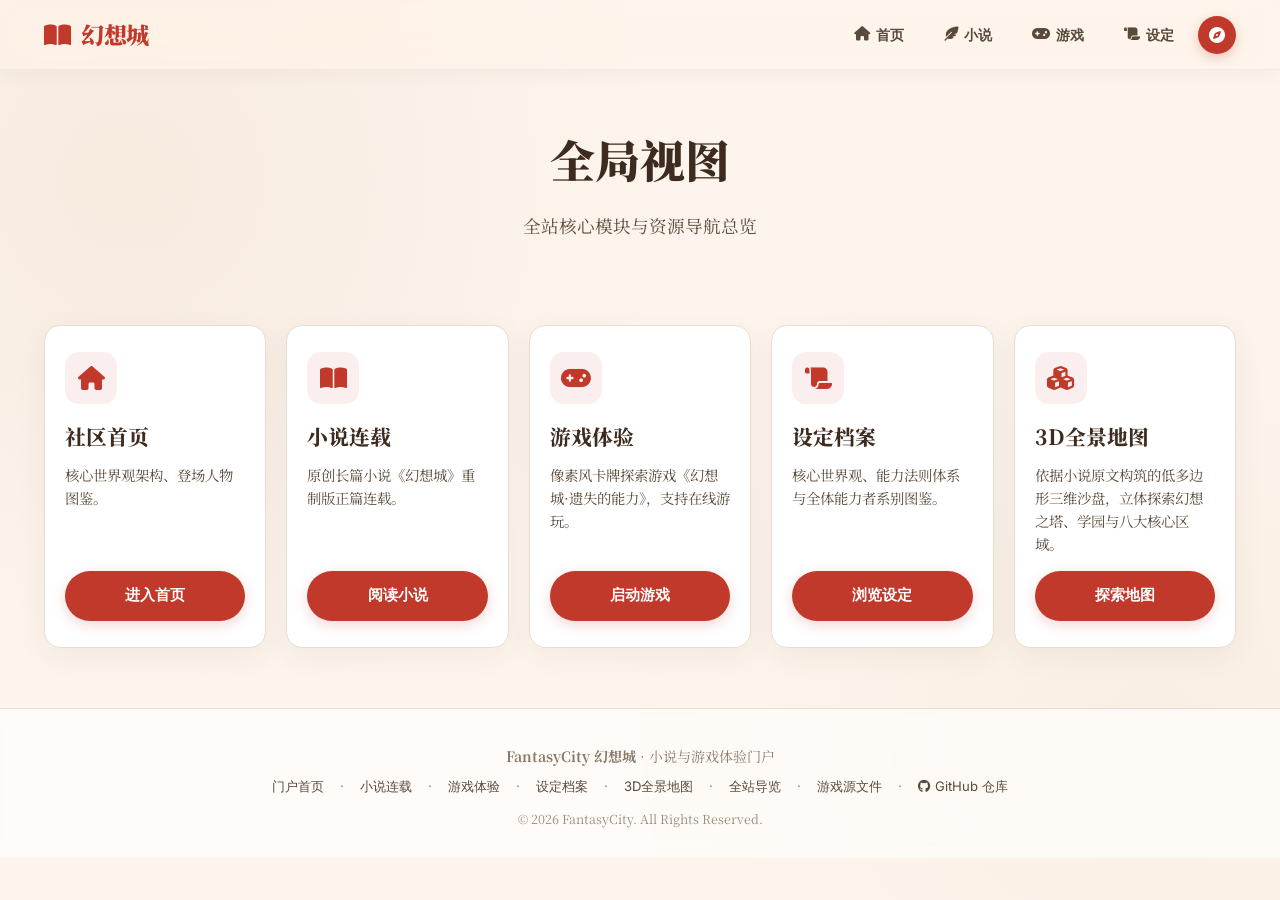
<file: view.html>
<!DOCTYPE html>
<html lang="zh-CN">
<head>
    <meta charset="UTF-8" />
    <meta name="viewport" content="width=device-width, initial-scale=1.0" />
    <title>幻想城 · 全站导航览</title>
    <!-- Google Fonts -->
    <link rel="preconnect" href="https://fonts.googleapis.com" />
    <link rel="preconnect" href="https://fonts.gstatic.com" crossorigin />
    <link href="https://fonts.googleapis.com/css2?family=Noto+Serif+SC:wght@400;600;700;900&family=Inter:opsz,wght@14..32,400;14..32,600;14..32,700&display=swap" rel="stylesheet" />
    <!-- Font Awesome -->
    <link rel="stylesheet" href="https://cdnjs.cloudflare.com/ajax/libs/font-awesome/6.4.0/css/all.min.css" />
    <!-- 统一页眉页脚样式与脚本 -->
    <link rel="stylesheet" href="resources/layout.css" />
    <script src="resources/layout.js"></script>
    <style>
        * {
            margin: 0;
            padding: 0;
            box-sizing: border-box;
        }
        :root {
            --bg-page: #FDF5ED;
            --bg-card: #FFFFFF;
            --bg-sidebar: #F8F0E8;
            --text-primary: #3D2B1F;
            --text-secondary: #5A4A3A;
            --text-light: #8A7A6A;
            --accent: #C0392B;
            --accent-hover: #A93226;
            --accent-soft: rgba(192, 57, 43, 0.08);
            --gold: #D4AF37;
            --border-light: #E8DDD2;
            --shadow-soft: 0 8px 30px rgba(61, 43, 31, 0.06);
            --shadow-hover: 0 14px 40px rgba(61, 43, 31, 0.12);
            --radius: 16px;
            --radius-sm: 8px;
            --radius-pill: 40px;
            --transition: 0.25s cubic-bezier(0.4, 0, 0.2, 1);
            --font-serif: 'Noto Serif SC', 'Songti SC', 'Georgia', serif;
            --font-sans: 'Inter', system-ui, -apple-system, sans-serif;
        }

        body {
            font-family: var(--font-serif);
            background-color: var(--bg-page);
            color: var(--text-primary);
            line-height: 1.75;
            min-height: 100vh;
            display: flex;
            flex-direction: column;
            background-image: 
                radial-gradient(circle at 10% 20%, rgba(240, 220, 205, 0.4) 0%, transparent 40%),
                radial-gradient(circle at 90% 80%, rgba(245, 230, 215, 0.4) 0%, transparent 40%);
            background-attachment: fixed;
        }

        a {
            color: inherit;
            text-decoration: none;
        }

        .container {
            max-width: 1240px;
            margin: 0 auto;
            padding: 0 24px;
            width: 100%;
        }

        /* ---------- 导航栏 ---------- */
        .navbar {
            background: rgba(253, 245, 237, 0.55);
            border-bottom: 1px solid rgba(232, 221, 210, 0.48);
            padding: 14px 0;
            position: sticky;
            top: 0;
            z-index: 100;
            backdrop-filter: blur(16px) saturate(160%);
            -webkit-backdrop-filter: blur(16px) saturate(160%);
            box-shadow: 0 4px 20px rgba(61, 43, 31, 0.04);
            transition: background 0.3s ease, border-color 0.3s ease, box-shadow 0.3s ease;
        }
        .navbar .container {
            display: flex;
            align-items: center;
            justify-content: space-between;
            flex-wrap: wrap;
            gap: 12px;
        }
        .nav-brand {
            font-size: 1.45rem;
            font-weight: 900;
            display: flex;
            align-items: center;
            gap: 10px;
            color: var(--accent);
            letter-spacing: -0.01em;
        }
        .nav-links {
            display: flex;
            gap: 8px;
            align-items: center;
        }
        .nav-links a {
            padding: 8px 16px;
            border-radius: var(--radius-pill);
            font-family: var(--font-sans);
            font-weight: 600;
            font-size: 0.9rem;
            transition: var(--transition);
            background: transparent;
            color: var(--text-secondary);
            display: inline-flex;
            align-items: center;
            justify-content: center;
            gap: 6px;
        }
        .nav-links a.icon-only {
            padding: 8px;
            width: 38px;
            height: 38px;
            border-radius: 50%;
            gap: 0;
            font-size: 1rem;
        }
        .nav-links a:hover,
        .nav-links a.active {
            background: var(--accent);
            color: #fff;
            box-shadow: 0 4px 12px rgba(192, 57, 43, 0.25);
        }

        /* ---------- 头部横幅 ---------- */
        .banner {
            padding: 50px 0 30px;
            text-align: center;
        }
        .banner h1 {
            font-size: 2.8rem;
            font-weight: 900;
            color: var(--text-primary);
            margin-bottom: 12px;
        }
        .banner p {
            color: var(--text-secondary);
            font-size: 1.1rem;
            max-width: 680px;
            margin: 0 auto 24px;
        }
        .link-badge-bar {
            display: flex;
            justify-content: center;
            gap: 12px;
            flex-wrap: wrap;
        }
        .badge-link {
            background: var(--bg-card);
            border: 1px solid var(--border-light);
            padding: 8px 18px;
            border-radius: var(--radius-pill);
            font-family: var(--font-sans);
            font-weight: 600;
            font-size: 0.88rem;
            color: var(--text-secondary);
            transition: var(--transition);
            display: inline-flex;
            align-items: center;
            gap: 8px;
        }
        .badge-link:hover {
            border-color: var(--accent);
            color: var(--accent);
            transform: translateY(-2px);
            box-shadow: var(--shadow-soft);
        }

        /* ---------- 模块网格卡片 (4列排版) ---------- */
        .portal-grid {
            display: grid;
            grid-template-columns: repeat(auto-fit, minmax(220px, 1fr));
            gap: 20px;
            margin: 30px 0 60px;
        }
        .portal-card {
            background: var(--bg-card);
            border-radius: var(--radius);
            border: 1px solid var(--border-light);
            padding: 26px 20px;
            box-shadow: var(--shadow-soft);
            transition: var(--transition);
            display: flex;
            flex-direction: column;
            justify-content: space-between;
        }
        .portal-card:hover {
            transform: translateY(-6px);
            box-shadow: var(--shadow-hover);
            border-color: #DBCDBF;
        }
        .portal-card-top {
            margin-bottom: 16px;
        }
        .portal-icon {
            width: 52px;
            height: 52px;
            border-radius: 14px;
            background: var(--accent-soft);
            color: var(--accent);
            display: flex;
            align-items: center;
            justify-content: center;
            font-size: 1.5rem;
            margin-bottom: 14px;
            transition: var(--transition);
        }
        .portal-card:hover .portal-icon {
            background: var(--accent);
            color: #fff;
            transform: scale(1.05);
        }
        .portal-card h2 {
            font-size: 1.3rem;
            font-weight: 800;
            margin-bottom: 8px;
            color: var(--text-primary);
        }
        .portal-card p {
            color: var(--text-secondary);
            font-size: 0.9rem;
            line-height: 1.6;
        }
        @media (max-width: 1024px) {
            .portal-grid {
                grid-template-columns: repeat(2, 1fr);
                gap: 18px;
            }
        }
        @media (max-width: 580px) {
            .portal-grid {
                grid-template-columns: 1fr;
            }
        }
        .portal-features {
            list-style: none;
            margin: 16px 0;
            font-family: var(--font-sans);
            font-size: 0.85rem;
            color: var(--text-secondary);
            display: flex;
            flex-direction: column;
            gap: 8px;
        }
        .portal-features li i {
            color: var(--accent);
            margin-right: 6px;
        }
        .card-btn {
            background: var(--accent);
            color: #fff;
            padding: 12px 24px;
            border-radius: var(--radius-pill);
            font-family: var(--font-sans);
            font-weight: 700;
            font-size: 0.92rem;
            text-align: center;
            display: block;
            transition: var(--transition);
            box-shadow: 0 4px 14px rgba(192, 57, 43, 0.2);
        }
        .card-btn:hover {
            background: var(--accent-hover);
            transform: translateY(-2px);
            box-shadow: 0 8px 20px rgba(192, 57, 43, 0.3);
        }

        /* ---------- 页脚 ---------- */
        .footer {
            margin-top: auto;
            padding: 36px 0 28px;
            border-top: 1px solid var(--border-light);
            text-align: center;
            color: var(--text-light);
            font-size: 0.88rem;
            background: rgba(255, 255, 255, 0.6);
        }
        .footer .footer-links {
            margin-top: 8px;
            display: flex;
            justify-content: center;
            gap: 16px;
            font-family: var(--font-sans);
            font-size: 0.82rem;
        }
        .footer .footer-links a {
            color: var(--text-secondary);
        }
        .footer .footer-links a:hover {
            color: var(--accent);
        }
    </style>
</head>
<body>

    <!-- ===== 页眉 (由 resources/layout.js 统一从 resources/header.html 载入) ===== -->
    <div id="site-header"></div>

    <!-- ===== 头部区域 ===== -->
    <header class="banner">
        <div class="container">
            <h1>全局视图</h1>
            <p>全站核心模块与资源导航总览</p>
        </div>
    </header>

    <!-- ===== 核心板块导览 ===== -->
    <main class="container">
        <div class="portal-grid">
            <!-- 首页板块 -->
            <div class="portal-card">
                <div class="portal-card-top">
                    <div class="portal-icon">
                        <i class="fas fa-home"></i>
                    </div>
                    <h2>社区首页</h2>
                    <p>
                        核心世界观架构、登场人物图鉴。
                    </p>
                </div>
                <a href="index.html" class="card-btn">进入首页</a>
            </div>

            <!-- 小说阅读板块 -->
            <div class="portal-card">
                <div class="portal-card-top">
                    <div class="portal-icon">
                        <i class="fas fa-book-open"></i>
                    </div>
                    <h2>小说连载</h2>
                    <p>
                        原创长篇小说《幻想城》重制版正篇连载。
                    </p>
                </div>
                <a href="novel.html" class="card-btn">阅读小说</a>
            </div>

            <!-- 游戏体验板块 -->
            <div class="portal-card">
                <div class="portal-card-top">
                    <div class="portal-icon">
                        <i class="fas fa-gamepad"></i>
                    </div>
                    <h2>游戏体验</h2>
                    <p>
                        像素风卡牌探索游戏《幻想城·遗失的能力》，支持在线游玩。
                    </p>
                </div>
                <a href="games.html" class="card-btn">启动游戏</a>
            </div>

            <!-- 世界设定与角色图鉴板块 -->
            <div class="portal-card">
                <div class="portal-card-top">
                    <div class="portal-icon">
                        <i class="fas fa-scroll"></i>
                    </div>
                    <h2>设定档案</h2>
                    <p>
                        核心世界观、能力法则体系与全体能力者系别图鉴。
                    </p>
                </div>
                <a href="lore.html" class="card-btn">浏览设定</a>
            </div>

            <!-- 3D全景地图板块 -->
            <div class="portal-card">
                <div class="portal-card-top">
                    <div class="portal-icon">
                        <i class="fas fa-cubes"></i>
                    </div>
                    <h2>3D全景地图</h2>
                    <p>
                        依据小说原文构筑的低多边形三维沙盘，立体探索幻想之塔、学园与八大核心区域。
                    </p>
                </div>
                <a href="map.html" class="card-btn">探索地图</a>
            </div>
        </div>
    </main>

    <!-- ===== 页脚 (由 resources/layout.js 统一从 resources/footer.html 载入) ===== -->
    <div id="site-footer"></div>
</body>
</html>
</file>
<file: resources/layout.css>
/* ---------- FantasyCity 全站统一页眉与页脚样式 ---------- */

/* 导航栏 Navbar (平衡半透明毛玻璃效果) */
.navbar {
    background: rgba(253, 245, 237, 0.55);
    border-bottom: 1px solid rgba(232, 221, 210, 0.48);
    padding: 14px 0;
    position: sticky;
    top: 0;
    z-index: 100;
    backdrop-filter: blur(16px) saturate(160%);
    -webkit-backdrop-filter: blur(16px) saturate(160%);
    box-shadow: 0 4px 20px rgba(61, 43, 31, 0.04);
    transition: background 0.3s ease, border-color 0.3s ease, box-shadow 0.3s ease;
}
.navbar .container {
    max-width: 1240px;
    margin: 0 auto;
    padding: 0 24px;
    width: 100%;
    box-sizing: border-box;
    display: flex;
    align-items: center;
    justify-content: space-between;
    flex-wrap: wrap;
    gap: 12px;
}
.nav-brand {
    font-size: 1.45rem;
    font-weight: 900;
    display: flex;
    align-items: center;
    gap: 10px;
    color: var(--accent, #C0392B);
    letter-spacing: -0.01em;
    text-decoration: none;
    transition: var(--transition, 0.25s cubic-bezier(0.4, 0, 0.2, 1));
}
.nav-brand:hover {
    opacity: 0.9;
    transform: translateY(-1px);
}
.nav-brand i {
    font-size: 1.5rem;
    color: var(--accent, #C0392B);
}
.nav-brand span.subtitle {
    font-size: 0.82rem;
    font-family: var(--font-sans, system-ui, sans-serif);
    color: var(--text-light, #8A7A6A);
    font-weight: 500;
    margin-left: 4px;
    padding-left: 10px;
    border-left: 1px solid var(--border-light, #E8DDD2);
}
.nav-links {
    display: flex;
    gap: 8px;
    align-items: center;
}
.nav-links a {
    padding: 8px 16px;
    border-radius: var(--radius-pill, 40px);
    font-family: var(--font-sans, system-ui, sans-serif);
    font-weight: 600;
    font-size: 0.9rem;
    transition: var(--transition, 0.25s cubic-bezier(0.4, 0, 0.2, 1));
    background: transparent;
    color: var(--text-secondary, #5A4A3A);
    display: inline-flex;
    align-items: center;
    justify-content: center;
    gap: 6px;
    text-decoration: none;
}
.nav-links a.icon-only {
    padding: 8px;
    width: 38px;
    height: 38px;
    border-radius: 50%;
    gap: 0;
    font-size: 1rem;
}
.nav-links a:hover,
.nav-links a.active {
    background: var(--accent, #C0392B);
    color: #fff !important;
    box-shadow: 0 4px 12px rgba(192, 57, 43, 0.25);
}

/* 页脚 Footer */
.footer {
    margin-top: auto;
    padding: 36px 0 28px;
    border-top: 1px solid var(--border-light, #E8DDD2);
    text-align: center;
    color: var(--text-light, #8A7A6A);
    font-size: 0.88rem;
    background: rgba(255, 255, 255, 0.65);
    backdrop-filter: blur(8px);
    -webkit-backdrop-filter: blur(8px);
}
.footer p {
    margin: 0;
    line-height: 1.6;
}
.footer .footer-links {
    margin: 10px 0 12px;
    display: flex;
    justify-content: center;
    gap: 16px;
    font-family: var(--font-sans, system-ui, sans-serif);
    font-size: 0.84rem;
    flex-wrap: wrap;
}
.footer .footer-links a {
    color: var(--text-secondary, #5A4A3A);
    text-decoration: none;
    transition: var(--transition, 0.25s cubic-bezier(0.4, 0, 0.2, 1));
}
.footer .footer-links a:hover {
    color: var(--accent, #C0392B);
}

@media (max-width: 600px) {
    .navbar .container {
        flex-direction: row;
        justify-content: space-between;
    }
}

/* ========================================================
   全局极简单一圆柱体滚动条规范（彻底移除上下箭头）
   ======================================================== */
@supports not selector(::-webkit-scrollbar) {
    html, body, * {
        scrollbar-width: thin !important;
        scrollbar-color: rgba(140, 140, 140, 0.35) transparent !important;
    }
}

::-webkit-scrollbar {
    width: 7px !important;
    height: 7px !important;
}
::-webkit-scrollbar-track,
::-webkit-scrollbar-track-piece {
    background: transparent !important;
    border: none !important;
}
::-webkit-scrollbar-thumb {
    background: rgba(140, 140, 140, 0.35) !important;
    border-radius: 999px !important;
    border: none !important;
    min-height: 36px !important;
}
::-webkit-scrollbar-thumb:hover {
    background: rgba(160, 160, 160, 0.6) !important;
}
/* 全方位覆盖所有 WebKit 滚动条按钮与箭头伪类 */
::-webkit-scrollbar-button,
::-webkit-scrollbar-button:single-button,
::-webkit-scrollbar-button:double-button,
::-webkit-scrollbar-button:vertical,
::-webkit-scrollbar-button:horizontal,
::-webkit-scrollbar-button:decrement,
::-webkit-scrollbar-button:increment,
::-webkit-scrollbar-button:start,
::-webkit-scrollbar-button:end,
::-webkit-scrollbar-button:start:decrement,
::-webkit-scrollbar-button:end:increment,
::-webkit-scrollbar-button:vertical:start:decrement,
::-webkit-scrollbar-button:vertical:end:increment,
::-webkit-scrollbar-button:horizontal:start:decrement,
::-webkit-scrollbar-button:horizontal:end:increment {
    display: none !important;
    width: 0 !important;
    height: 0 !important;
    font-size: 0 !important;
    line-height: 0 !important;
    background: transparent !important;
    border: none !important;
}
::-webkit-scrollbar-corner {
    display: none !important;
    background: transparent !important;
}
</file>
